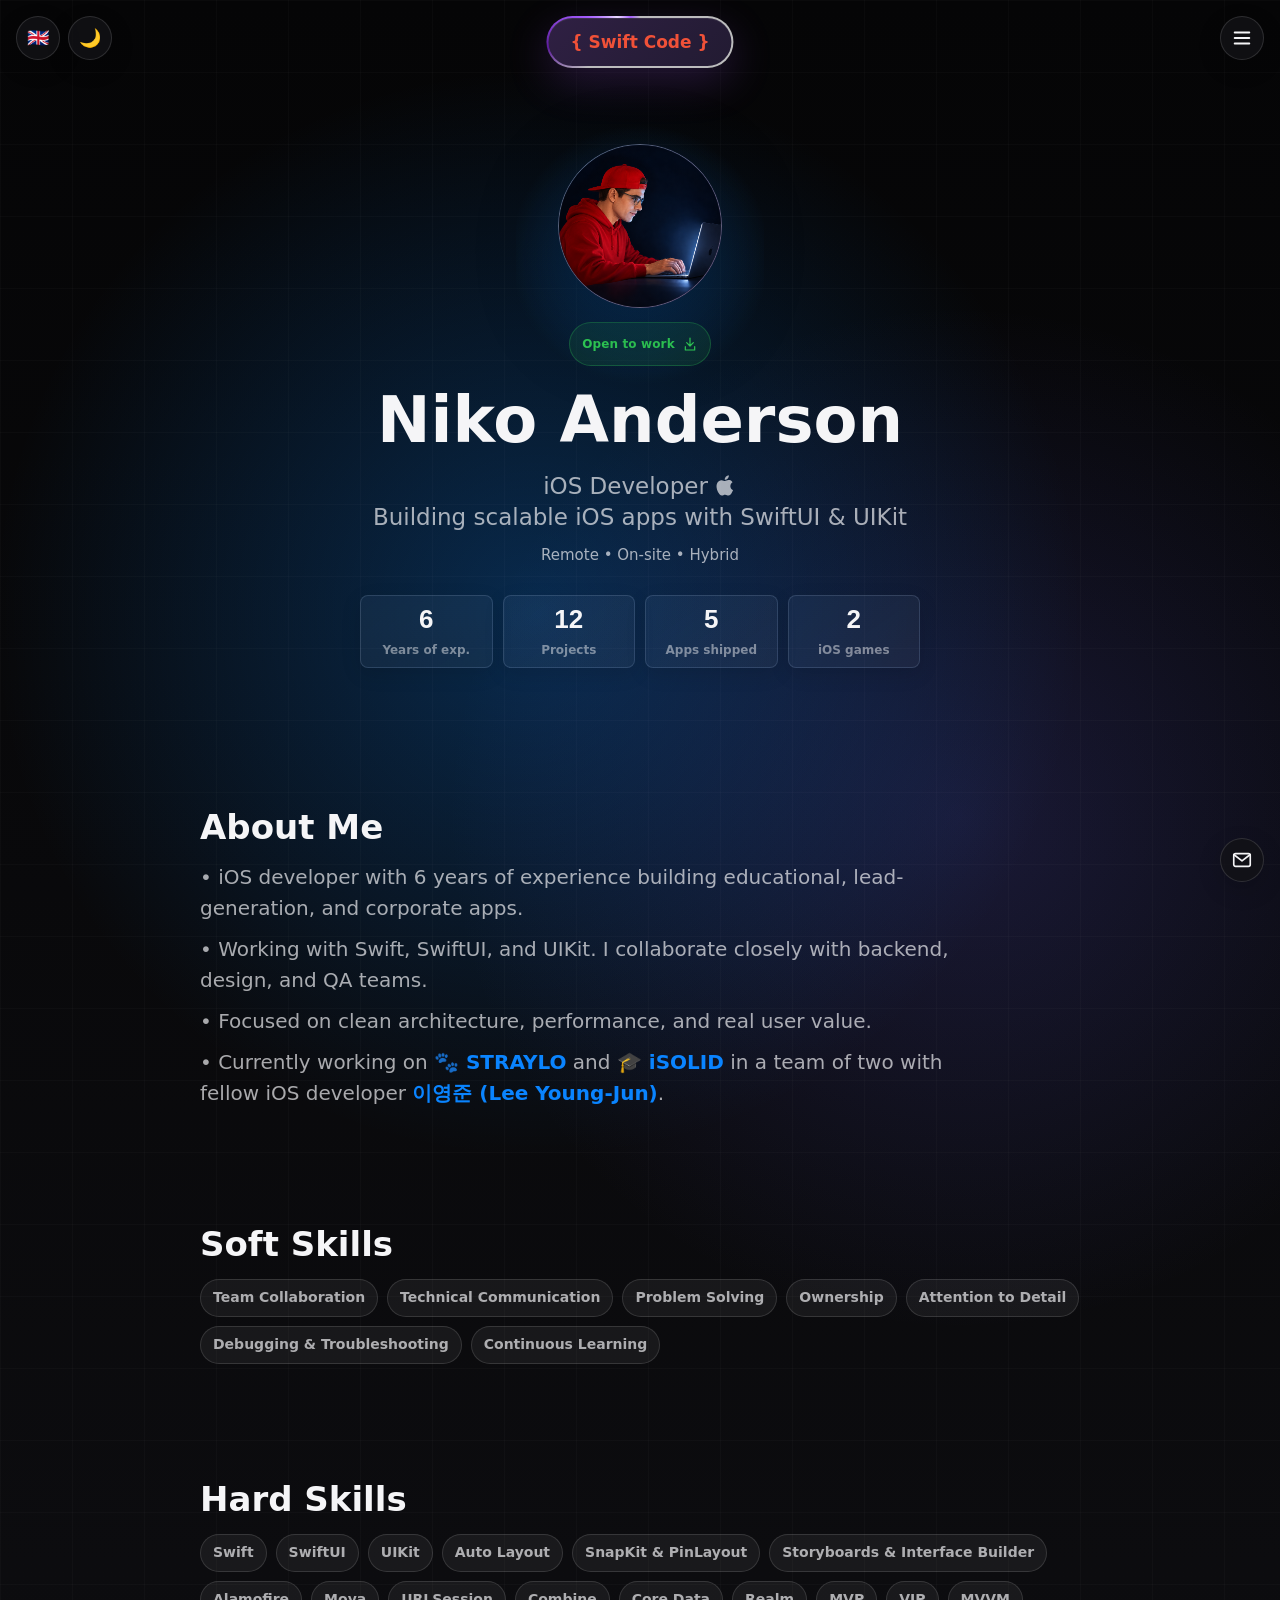
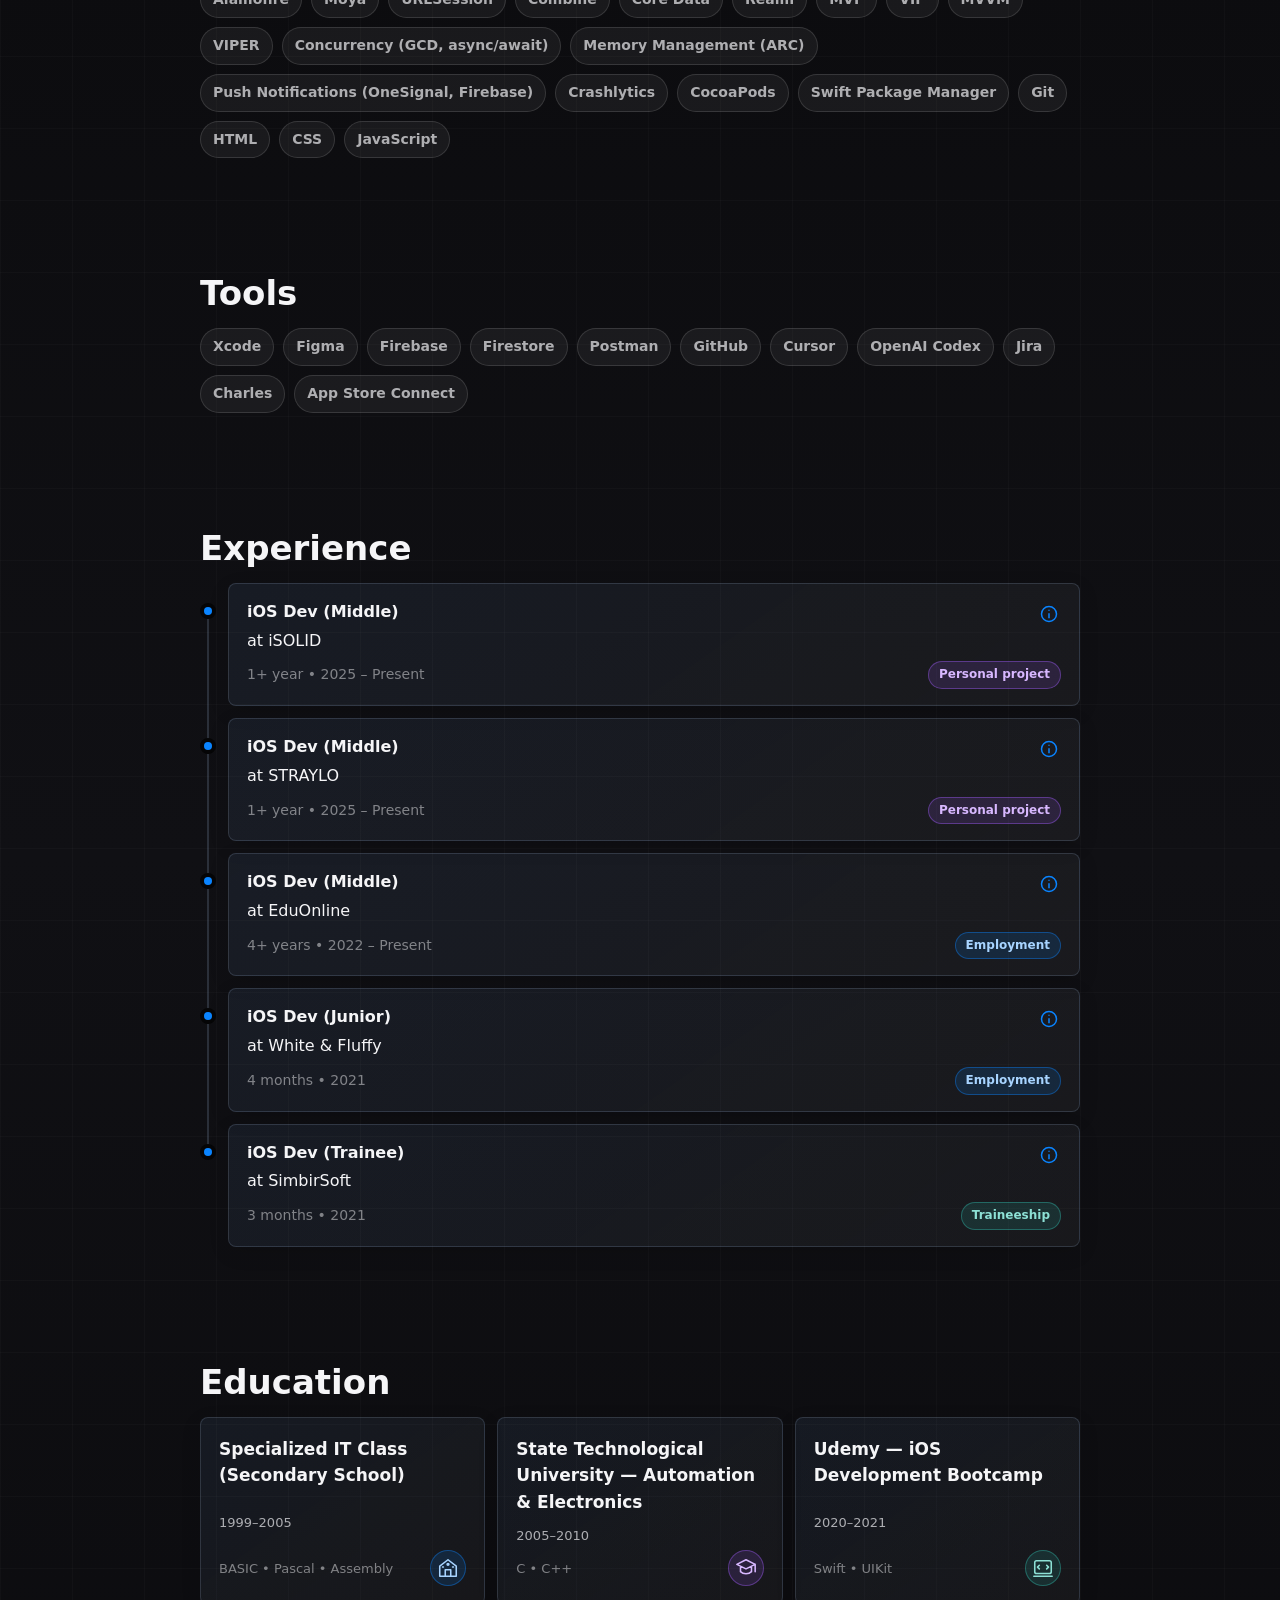
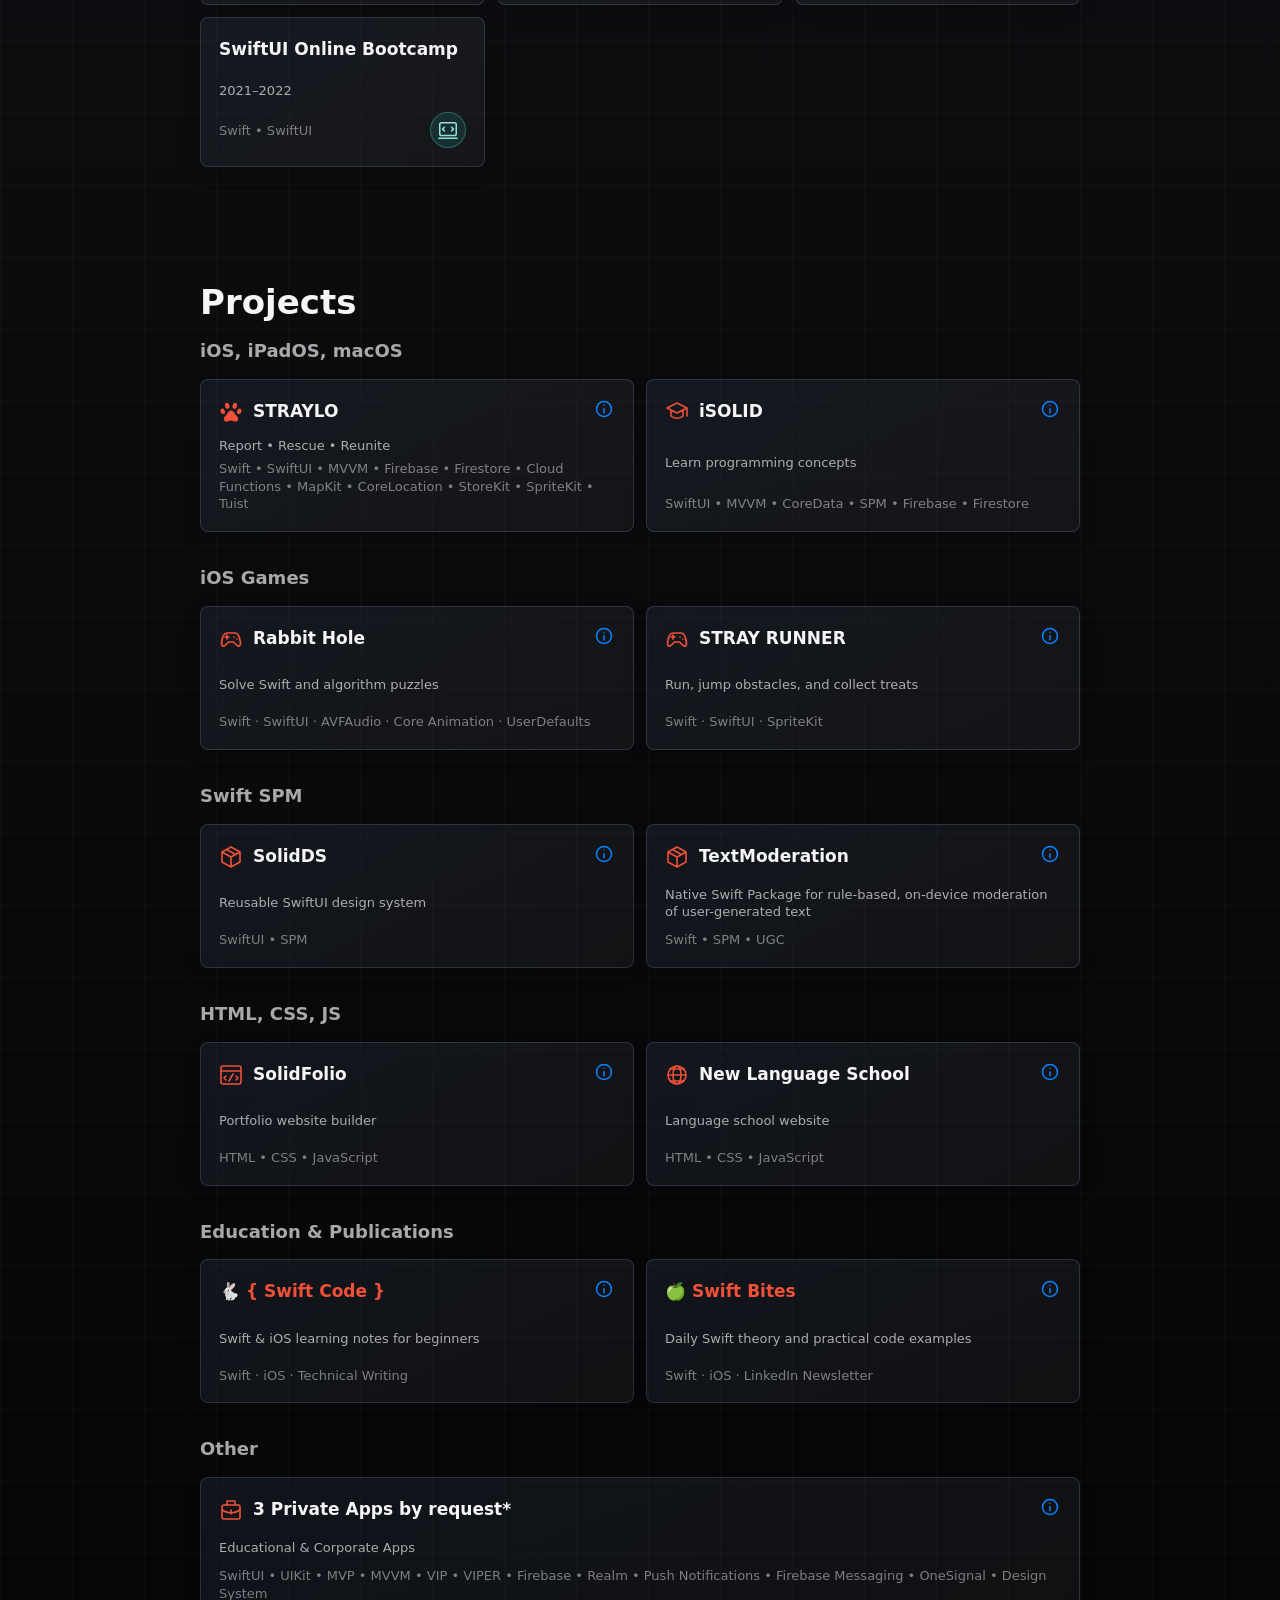
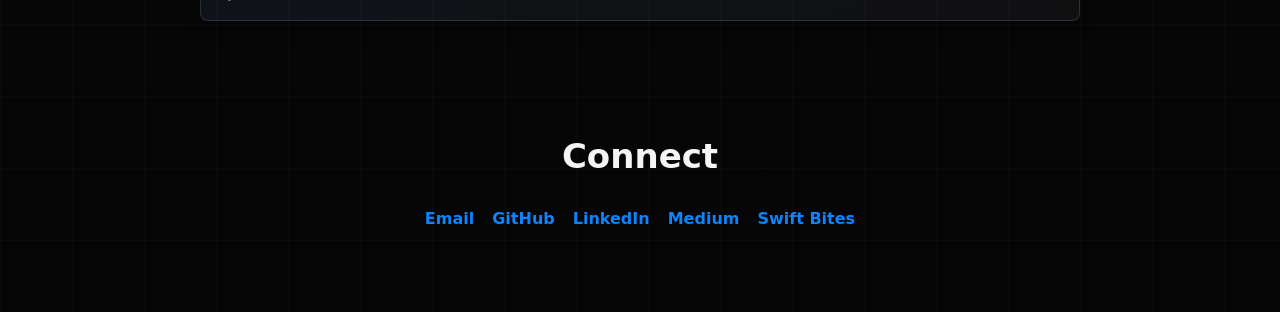
<file: index.html>
<!DOCTYPE html>
<html lang="en" data-theme="dark">

<head>
<meta charset="UTF-8">
<meta name="viewport" content="width=device-width, initial-scale=1.0">

<title>Niko A. | iOS Developer</title>
<meta name="description" content="iOS Developer portfolio - Swift, SwiftUI, UIKit, Clean Architecture">
<link rel="canonical" href="https://nikolaiborisov.github.io/">

<!-- Favicon -->
<link rel="icon" href="img/favicon.png" type="image/x-icon">

<!-- Open Graph for social sharing -->
<meta property="og:title" content="Niko A. | iOS Developer">
<meta property="og:description" content="Building scalable iOS apps with SwiftUI & UIKit. Clean Architecture & modern iOS solutions.">
<meta property="og:url" content="https://nikolaiborisov.github.io/">
<meta property="og:image" content="https://nikolaiborisov.github.io/img/me.png">
<meta property="og:type" content="website">

<!-- Twitter Card -->
<meta name="twitter:card" content="summary_large_image">
<meta name="twitter:title" content="Niko A. | iOS Developer">
<meta name="twitter:description" content="Building scalable iOS apps with SwiftUI & UIKit. Clean Architecture & modern iOS solutions.">
<meta name="twitter:image" content="https://nikolaiborisov.github.io/img/me.png">

<link rel="stylesheet" href="css/styles.css">
</head>

<body>

<!-- 🧭 Top Navigation -->
<nav class="top-nav" aria-label="Featured content">
    <button type="button" class="nav-pill swift-code-brand" id="open-swift-talks">{ Swift Code }</button>
</nav>

<!-- 🌐 Language Picker -->
<div class="lang-switch" aria-label="Language selector">
    <button type="button" class="lang-current round-control" id="lang-current" aria-label="Choose language" aria-expanded="false" aria-controls="lang-options">🇬🇧</button>
    <div class="lang-options" id="lang-options" role="menu" aria-label="Language options">
        <button type="button" data-lang="en" class="active" role="menuitemradio" aria-checked="true" aria-label="English">🇬🇧</button>
        <button type="button" data-lang="es" role="menuitemradio" aria-checked="false" aria-label="Spanish">🇪🇸</button>
        <button type="button" data-lang="th" role="menuitemradio" aria-checked="false" aria-label="Thai">🇹🇭</button>
    </div>
</div>

<!-- 🎨 Theme Toggle -->
<div class="theme-switch" aria-label="Theme">
    <button type="button" class="round-control" id="theme-toggle" aria-label="Dark theme. Switch to light theme" title="Switch to light theme"><span aria-hidden="true">🌙</span></button>
</div>

<!-- 👤 Hero -->
<div class="section-navigation">
    <button type="button" class="round-control" id="section-menu-toggle" aria-label="Open navigation menu" aria-expanded="false" aria-controls="section-menu">
        <svg viewBox="0 0 24 24" width="22" height="22" fill="none" stroke="currentColor" stroke-width="2" stroke-linecap="round" aria-hidden="true"><path class="menu-line menu-line-top" d="M4 6h16"></path><path class="menu-line menu-line-middle" d="M4 12h16"></path><path class="menu-line menu-line-bottom" d="M4 18h16"></path></svg>
    </button>
    <nav id="section-menu" aria-label="Page sections" hidden>
        <a href="#home" data-i18n="navHome">Home</a>
        <a href="#about" data-i18n="aboutTitle">About Me</a>
        <a href="#soft-skills" data-i18n="softSkillsTitle">Soft Skills</a>
        <a href="#hard-skills" data-i18n="hardSkillsTitle">Hard Skills</a>
        <a href="#tools" data-i18n="toolsTitle">Tools</a>
        <a href="#experience" data-i18n="experienceTitle">Experience</a>
        <a href="#education" data-i18n="educationTitle">Education</a>
        <a href="#projects" data-i18n="projectsTitle">Projects</a>
        <a href="#connect" data-i18n="connectTitle">Connect</a>
    </nav>
</div>

<section class="hero" id="home">
    <div class="avatar-wrapper">
        <div class="avatar-frame">
            <img src="img/me.png" alt="Niko Anderson working at a laptop" class="avatar" width="164" height="164" fetchpriority="high">
        </div>
        <script src="js/avatar.js"></script>
        <a class="status-badge" href="output/pdf/ios-developer-cv.pdf" download="iOS-Developer-CV.pdf"><span data-i18n="status">Open to work</span><svg width="16" height="16" viewBox="0 0 24 24" fill="none" stroke="currentColor" stroke-width="1.8" stroke-linecap="round" stroke-linejoin="round" aria-hidden="true"><path d="M12 3v12m-5-5 5 5 5-5M5 16v5h14v-5"/></svg><span class="cv-download-label" data-i18n="downloadCv">Download CV (PDF)</span></a>
    </div>

    <h1>Niko Anderson</h1>
<p class="role"><span data-i18n="roleTitle">iOS Developer</span><svg class="apple" width="23" height="23" viewBox="0 0 24 24" aria-hidden="true" focusable="false"><path d="M17.05 12.54c.03 3.2 2.81 4.27 2.84 4.28-.02.08-.44 1.52-1.46 3.01-.88 1.29-1.8 2.57-3.24 2.6-1.42.03-1.88-.84-3.5-.84-1.63 0-2.14.81-3.48.87-1.39.05-2.45-1.4-3.34-2.68-1.82-2.64-3.21-7.45-1.34-10.7.93-1.61 2.59-2.63 4.39-2.66 1.37-.03 2.67.92 3.5.92.84 0 2.41-1.14 4.06-.97.69.03 2.63.28 3.88 2.11-.1.07-2.32 1.35-2.3 4.06ZM14.38 4.63c.74-.9 1.24-2.15 1.1-3.4-1.07.04-2.37.71-3.14 1.6-.69.79-1.29 2.06-1.13 3.28 1.2.09 2.43-.61 3.17-1.48Z"/></svg>
  <br><span data-i18n="roleDescription">Building scalable iOS apps with SwiftUI & UIKit</span>
</p>
    <p class="work-setup" data-i18n="workSetup">Remote • On-site • Hybrid</p>
     <div class="stats">
    <div class="stat">
        <div class="stat-value">6</div>
        <span data-i18n="statYears">Years of exp.</span>
    </div>
    <div class="stat">
        <div class="stat-value">12</div>
        <span data-i18n="statProjects">Projects</span>
    </div>
    <div class="stat">
        <div class="stat-value">5</div>
        <span data-i18n="statApps">Apps shipped</span>
    </div>
    <a class="stat" href="#ios-games">
        <div class="stat-value">2</div>
        <span data-i18n="statGames">iOS games</span>
    </a>
</div>
</section>

<!-- 🔶 Swift Code -->
<section id="swift-talks" class="swift-talks-screen" aria-hidden="true">
    <button type="button" id="close-swift-talks" class="talks-button talks-icon-button talks-close" aria-label="Close Swift Code"><svg viewBox="0 0 24 24" aria-hidden="true" focusable="false"><path d="m6 6 12 12M18 6 6 18"></path></svg></button>
    <div class="swift-talks-content">
        <div class="talks-header">
            <div>
                <h2 class="swift-code-brand">{ Swift Code }</h2>
                <p class="swift-code-intro" data-i18n="swiftCodeIntro">Learn Swift and iOS development through clear explanations, code examples, and quizzes. Explore developer tools &amp; practice problem-solving.</p>
                <div class="track-search" role="search" aria-label="Swift Code tracks">
                    <button type="button" id="track-search-toggle" class="talks-button talks-icon-button" aria-label="Search tracks" title="Search tracks" aria-controls="track-search-input" aria-expanded="false"><svg viewBox="0 0 24 24" aria-hidden="true" focusable="false"><circle cx="10.5" cy="10.5" r="6.5"></circle><path d="m16 16 5 5"></path></svg></button>
                    <input id="track-search-input" type="search" aria-label="Search tracks" placeholder="Search tracks...🐇🕳️" hidden>
                </div>
                <div id="track-search-status" role="status"></div>
            </div>
        </div>

        <div class="talks-topic-hub">
            <button type="button" class="talk-topic-card" id="open-swift-intro-track" aria-controls="swift-intro-track">
                <span class="talk-topic-copy">
                    <span class="talks-kicker">Beginner Track</span>
                    <span class="talk-topic-title">Swift &amp; iOS Intro</span>
                    <span class="talk-topic-description">Beginner-friendly Swift and iOS foundations.</span>
                    <span class="talk-topic-meta">
                        <span>10 intro topics</span>
                        <span>Quiz</span>
                    </span>
                </span>
                <span class="talk-topic-action" aria-hidden="true">Open</span>
            </button>

            <button type="button" class="talk-topic-card" id="open-toolbox-track" aria-controls="toolbox-track">
                <span class="talk-topic-copy">
                    <span class="talks-kicker">Tool Track</span>
                    <span class="talk-topic-title">iOS Dev Toolbox</span>
                    <span class="talk-topic-description">Deep dives into Xcode, Terminal, Git, GitHub clients, Figma, Postman, Charles, SF Symbols, icons, AI tools, and agents.</span>
                    <span class="talk-topic-meta">
                        <span>Tools & workflows</span>
                        <span>Quiz</span>
                    </span>
                </span>
                <span class="talk-topic-action" aria-hidden="true">Open</span>
            </button>

            <button type="button" class="talk-topic-card" id="open-portfolio-track" aria-controls="portfolio-track">
                <span class="talk-topic-copy">
                    <span class="talks-kicker">Project Track</span>
                    <span class="talk-topic-title">Portfolio Website</span>
                    <span class="talk-topic-description">Beginner-friendly real practice building and shipping your own mini website with HTML, CSS, and JavaScript.</span>
                    <span class="talk-topic-meta">
                        <span>HTML, CSS, JS</span>
                        <span>Quiz</span>
                    </span>
                </span>
                <span class="talk-topic-action" aria-hidden="true">Open</span>
            </button>

            <button type="button" class="talk-topic-card" id="open-core-swift-track" aria-controls="core-swift-track">
                <span class="talk-topic-copy">
                    <span class="talks-kicker">Beginner Track</span>
                    <span class="talk-topic-title">Core Swift</span>
                    <span class="talk-topic-description">Beginner-friendly Swift language from the ground up: variables, types, conditions, loops, functions, collections, optionals, structs, classes, and protocols.</span>
                    <span class="talk-topic-meta">
                        <span>10 core topics</span>
                        <span>Quiz</span>
                    </span>
                </span>
                <span class="talk-topic-action" aria-hidden="true">Open</span>
            </button>
            <button type="button" class="talk-topic-card" id="open-programming-principles-track" aria-controls="programming-principles-track">
                <span class="talk-topic-copy">
                    <span class="talks-kicker">Beginner Track</span>
                    <span class="talk-topic-title">Programming Principles</span>
                    <span class="talk-topic-description">Practical SOLID and programming principles with Swift examples, clear explanations, and interview cases.</span>
                    <span class="talk-topic-meta">
                        <span>16 lessons</span>
                        <span>Quiz</span>
                    </span>
                </span>
                <span class="talk-topic-action" aria-hidden="true">Open</span>
            </button>
            <button type="button" class="talk-topic-card" id="open-algorithms-track" aria-controls="algorithms-track">
                <span class="talk-topic-copy">
                    <span class="talks-kicker">Problem-Solving Track</span>
                    <span class="talk-topic-title">Algorithms in Swift</span>
                    <span class="talk-topic-description">Learn to solve problems step by step with arrays, strings, searching, sorting, recursion, and essential algorithm patterns.</span>
                    <span class="talk-topic-meta"><span>10 topics</span><span>Quiz</span><span>Coding challenges</span></span>
                </span>
                <span class="talk-topic-action" aria-hidden="true">Open</span>
            </button>
            <button type="button" class="talk-topic-card" id="open-app-architecture-track" aria-controls="app-architecture-track">
                <span class="talk-topic-copy">
                    <span class="talks-kicker">Architecture Track</span>
                    <span class="talk-topic-title">App Architecture in Swift</span>
                    <span class="talk-topic-description">Learn to organize Swift apps with clear responsibilities, predictable data flow, and practical architecture patterns—from MVC, MVP, and MVVM to Clean Architecture.</span>
                    <span class="talk-topic-meta"><span>11 topics</span><span>Quiz</span><span>Swift examples</span></span>
                </span>
                <span class="talk-topic-action" aria-hidden="true">Open</span>
            </button>
        </div>

        <div class="algorithms-track" id="algorithms-track">
            <div class="talks-track-header">
                <button type="button" class="talks-button talks-icon-button back-to-talk-topics topics-back" aria-label="Back to all topics"><svg viewBox="0 0 24 24" aria-hidden="true" focusable="false"><path d="m15 5-7 7 7 7"></path></svg></button>
                <div><h2>Algorithms in Swift</h2></div>
            </div>
            <template id="algorithms-introduction">
                <h3>Small steps. Clear solutions.</h3>
                <p>An algorithm is a clear sequence of steps that turns an input into a result.</p>
                <p>A recipe is a simple example: <strong>follow the instructions step by step, and you end up with a meal.</strong> In an app, you might follow a series of steps to find all unread messages in a list. In both cases, the result comes from following a defined process.</p>
                <p>We need algorithms because computers cannot guess what we mean. We decide what to do, in what order, and when to stop. Different approaches can produce the same result, but some require much less work as the amount of data grows.</p>
                <p>Learning algorithms helps you write apps that are <strong>correct, efficient, responsive, and easier to understand and explain</strong>.</p>
                <p>Start with a small problem, describe the solution in plain language, and then translate those steps into Swift. You do not need advanced mathematics — Core Swift basics such as variables, conditions, loops, functions, and collections are enough to get started.</p>
                <p>Each lesson follows a simple structure:<br><strong>Visual walkthrough → Swift solution → Complexity explanation → Practice task</strong></p>
                <p>The goal is not to memorize algorithms. It is to learn how to <strong>break a problem into steps, choose an efficient approach, and express that approach clearly in Swift</strong>.</p>
            </template>
            <div id="algorithms-lessons" class="talks-accordion"></div>
            <div class="talk-card talk-quiz-cta">
                <div>
                    <span class="talks-kicker">Algorithms Quiz</span>
                    <p>30 questions with instant scoring, correct-answer highlights, and reset.</p>
                </div>
                <button type="button" class="talks-button primary talk-quiz-button" id="open-algorithms-quiz">Quiz</button>
            </div>
            <section class="talk-card algorithms-quiz-panel" id="algorithms-quiz-panel" aria-labelledby="algorithms-quiz-title" hidden>
                <h3 id="algorithms-quiz-title">Algorithms Quiz</h3>
                <form id="algorithms-quiz-form" class="swift-quiz-form"></form>
                <p id="algorithms-quiz-score" aria-live="polite"></p>
                <button type="button" class="talks-button primary" id="grade-algorithms-quiz">Finish Quiz</button>
                <button type="button" class="talks-button" id="reset-algorithms-quiz">Reset</button>
            </section>
            <aside class="talk-card isolid-quiz-bonus" aria-labelledby="isolid-algorithms-quiz-title">
                <div>
                    <h3 id="isolid-algorithms-quiz-title">Further reading — iSOLID Algorithms Quiz</h3>
                    <p>60 Questions • 3 Levels (Beginner to Advanced) • Detailed Statistics</p>
                </div>
                <a class="talks-button isolid-quiz-link" href="https://apps.apple.com/th/app/isolid-learn-programming/id6752113008" target="_blank" rel="noopener noreferrer" aria-label="Download iSOLID Algorithms Quiz on the App Store (opens in a new tab)">Download on the App Store <span aria-hidden="true">↗</span></a>
            </aside>
            <section class="talk-card algorithms-challenges-hidden" aria-labelledby="algorithms-challenges-title">
                <h3 id="algorithms-challenges-title">Coding challenges</h3>
                <p>Write your own solutions below before opening the reference solutions. Run your code in an Xcode Playground; this page does not execute Swift. Drafts stay in this browser when local storage is available.</p>
                <div id="algorithms-challenges"></div>
            </section>
        </div>

        <div class="core-swift-track" id="core-swift-track">
            <div class="talks-track-header">
                <button type="button" class="talks-button talks-icon-button back-to-talk-topics topics-back" aria-label="Back to all topics"><svg viewBox="0 0 24 24" aria-hidden="true" focusable="false"><path d="m15 5-7 7 7 7"></path></svg></button>
                <div>
                    <h2>Core Swift</h2>
                </div>
            </div>

            <div class="talks-accordion" id="core-swift-accordion"></div>
            <div class="talk-card talk-quiz-cta">
                <div>
                    <span class="talks-kicker">Core Swift Quiz</span>
                    <p>30 questions with instant scoring, correct-answer highlights, and reset.</p>
                </div>
                <button type="button" class="talks-button primary open-core-swift-quiz talk-quiz-button">Quiz</button>
            </div>
            <aside class="talk-card isolid-quiz-bonus" aria-labelledby="isolid-quiz-title">
                <div>
                    <h3 id="isolid-quiz-title">Further reading — iSOLID Swift Quiz</h3>
                    <p>90 Questions • 3 Levels (Beginner to Advanced) • Detailed Statistics</p>
                </div>
                <a class="talks-button isolid-quiz-link" href="https://apps.apple.com/th/app/isolid-learn-programming/id6752113008" target="_blank" rel="noopener noreferrer" aria-label="Download iSOLID Swift Quiz on the App Store (opens in a new tab)">Download on the App Store <span aria-hidden="true">↗</span></a>
            </aside>
            <aside class="talk-card isolid-quiz-bonus" aria-labelledby="ios-daily-english-title">
                <div>
                    <h3 id="ios-daily-english-title">Further reading — iOS Daily English by <a href="https://www.linkedin.com/in/gamehelper/" target="_blank" rel="noopener noreferrer">이영준 (Lee Young-Jun)</a></h3>
                    <p>Learn <strong>iOS development terms every day</strong></p>
                </div>
                <a class="talks-button isolid-quiz-link" href="https://www.linkedin.com/in/gamehelper/" target="_blank" rel="noopener noreferrer" aria-label="Read iOS Daily English on LinkedIn (opens in a new tab)">Read on LinkedIn <span aria-hidden="true">↗</span></a>
            </aside>
        </div>

        <div class="programming-principles-track" id="programming-principles-track">
            <div class="talks-track-header">
                <button type="button" class="talks-button talks-icon-button back-to-talk-topics topics-back" aria-label="Back to all topics"><svg viewBox="0 0 24 24" aria-hidden="true" focusable="false"><path d="m15 5-7 7 7 7"></path></svg></button>
                <div>
                    <h2>Programming Principles</h2>
                </div>
            </div>

            <div class="talks-accordion" id="programming-principles-accordion"></div>
            <div class="talk-card talk-quiz-cta">
                <div>
                    <span class="talks-kicker">Programming Principles Quiz</span>
                    <p>30 questions with instant scoring, correct-answer highlights, and reset.</p>
                </div>
                <button type="button" class="talks-button primary open-programming-principles-quiz talk-quiz-button">Quiz</button>
            </div>
            <aside class="talk-card isolid-quiz-bonus" aria-labelledby="isolid-principles-title">
                <div>
                    <h3 id="isolid-principles-title">Further reading — iSOLID Programming Principles</h3>
                    <p>30 Principles • 300+ Code examples • Theory</p>
                </div>
                <a class="talks-button isolid-quiz-link" href="https://apps.apple.com/th/app/isolid-learn-programming/id6752113008" target="_blank" rel="noopener noreferrer" aria-label="Download iSOLID Programming Principles on the App Store (opens in a new tab)">Download on the App Store <span aria-hidden="true">↗</span></a>
            </aside>
        </div>

        <div class="app-architecture-track" id="app-architecture-track">
            <div class="talks-track-header">
                <button type="button" class="talks-button talks-icon-button back-to-talk-topics topics-back" aria-label="Back to all topics"><svg viewBox="0 0 24 24" aria-hidden="true" focusable="false"><path d="m15 5-7 7 7 7"></path></svg></button>
                <div>
                    <h2>App Architecture in Swift</h2>
                </div>
            </div>

            <div class="talks-accordion" id="app-architecture-accordion"></div>
            <div class="talk-card talk-quiz-cta">
                <div>
                    <span class="talks-kicker">App Architecture in Swift Quiz</span>
                    <p>11 questions with instant scoring, correct-answer highlights, and reset.</p>
                </div>
                <button type="button" class="talks-button primary open-app-architecture-quiz talk-quiz-button">Quiz</button>
            </div>
            <aside class="talk-card isolid-quiz-bonus" aria-labelledby="architecture-reading-title">
                <div>
                    <h3 id="architecture-reading-title">Further reading — iOS Architectural Patterns (Breakdown)</h3>
                    <p>6 Parts • Detailed Breakdown • Swift Code Examples</p>
                </div>
                <a class="talks-button isolid-quiz-link" href="https://lnkd.in/p/dnJ457yn" target="_blank" rel="noopener noreferrer" aria-label="Read iOS Architectural Patterns (Breakdown) on LinkedIn (opens in a new tab)">Read on LinkedIn <span aria-hidden="true">↗</span></a>
            </aside>
        </div>

        <div class="swift-intro-track" id="swift-intro-track">
            <div class="talks-track-header">
                <button type="button" class="talks-button talks-icon-button topics-back" id="back-to-talk-topics" aria-label="Back to all topics"><svg viewBox="0 0 24 24" aria-hidden="true" focusable="false"><path d="m15 5-7 7 7 7"></path></svg></button>
                <div>
                    <h2>Swift &amp; iOS Intro</h2>
                </div>
            </div>

            <div class="talks-accordion">
            <article class="talk-card talk-accordion-item is-expanded" data-talk-id="part1">
                <button type="button" class="talk-accordion-trigger" aria-expanded="true">
                    <span>
                        <span class="talks-kicker">Part 1</span>
                        <span class="talk-accordion-title">What Is Swift? Why Swift? What Is It Used For?</span>
                    </span>
                    <span class="talk-chevron" aria-hidden="true"></span>
                </button>

                <div class="talk-accordion-panel">
                    <p class="talk-intro">Swift is Apple's modern programming language for building apps across iOS, macOS, watchOS, tvOS, visionOS, and beyond.</p>

                    <div class="talk-grid">
                        <div>
                            <h3>Where It Came From</h3>
                            <p>Introduced by Apple in 2014, Swift was created as a safer, faster, and more expressive alternative to Objective-C. The project was started by Chris Lattner around 2010, with major contributions from Apple's compiler and developer tools teams.</p>
                            <p>Swift did not appear from nowhere. It carries ideas from Objective-C, C, C++, Rust, Haskell, Python, Ruby, C#, and other modern languages.</p>
                        </div>
                        <div>
                            <h3>Why Apple Built It</h3>
                            <ul>
                                <li><strong>Safe:</strong> optionals and strong typing help catch mistakes early.</li>
                                <li><strong>Fast:</strong> compiled performance with safer defaults.</li>
                                <li><strong>Readable:</strong> less ceremony, more intention.</li>
                                <li><strong>Modern:</strong> closures, generics, async/await, protocols, extensions, and pattern matching.</li>
                            </ul>
                        </div>
                    </div>

                    <div class="talk-highlight">
                        <span>Core idea</span>
                        <blockquote>"Code should be expressive without being fragile."</blockquote>
                    </div>

                    <div class="talk-grid">
                        <div>
                            <h3>What Swift Is Used For</h3>
                            <ul>
                                <li>Building iPhone, Mac, Apple Watch, and visionOS apps.</li>
                                <li>Writing server-side backends with frameworks like Vapor.</li>
                                <li>Creating command-line tools, SDKs, frameworks, and production-grade software.</li>
                                <li>Teaching programming and prototyping ideas quickly.</li>
                            </ul>
                        </div>
                        <div>
                            <h3>The Philosophy</h3>
                            <p>Features like <code>let</code>, <code>guard</code>, <code>if let</code>, <code>struct</code>, <code>protocol</code>, and <code>async/await</code> are not just syntax. They represent a philosophy: make the correct path easy, and the dangerous path visible.</p>
                            <p>Swift sits at the intersection of design, engineering, safety, and creativity.</p>
                        </div>
                    </div>

                    <footer class="talk-footer">
                        <div class="talk-footer-meta">
                            <a href="https://www.linkedin.com/in/niko-anderson-36269333b/" target="_blank" rel="noopener noreferrer">Follow on LinkedIn</a>
                        </div>
                        <div class="talk-like" data-talk-id="part1">
                            <button type="button" class="like-button" aria-label="Like this post" aria-pressed="false">
                                <svg class="like-icon" viewBox="0 0 24 24" aria-hidden="true" focusable="false">
                                    <path d="M20.8 4.6a5.5 5.5 0 0 0-7.8 0L12 5.6l-1-1a5.5 5.5 0 0 0-7.8 7.8l1 1L12 21l7.8-7.6 1-1a5.5 5.5 0 0 0 0-7.8Z"></path>
                                </svg>
                            </button>
                        </div>
                        <div class="talks-actions">
                            <button type="button" class="talks-button copy-talk" data-talk-id="part1" aria-live="polite">Copy post</button>
                            <button type="button" class="talks-button translate-talk" data-talk-id="part1">Translate</button>
                            <a class="talks-button primary" href="mailto:andersonnikko1@gmail.com?subject=Feedback%20on%20SWIFT%20Talks%20Part%201&body=Hi%20Niko%2C%0A%0AI%20read%20your%20first%20SWIFT%20Talks%20post%20and%20wanted%20to%20share%20this%20feedback%3A%0A%0A">Send feedback</a>
                        </div>
                    </footer>
                </div>
            </article>

            <article class="talk-card talk-accordion-item" data-talk-id="part2">
                <button type="button" class="talk-accordion-trigger" aria-expanded="false">
                    <span>
                        <span class="talks-kicker">Part 2</span>
                        <span class="talk-accordion-title">Swift Under the Hood</span>
                    </span>
                    <span class="talk-chevron" aria-hidden="true"></span>
                </button>

                <div class="talk-accordion-panel">
                    <p class="talk-intro">Swift under the hood combines compiler checks, memory management, type safety, and runtime support.</p>

                    <div class="talk-highlight">
                        <span>Compiler pipeline</span>
                        <blockquote>Swift Code -> Parser -> Type Checker -> SIL -> LLVM -> Machine Code</blockquote>
                    </div>

                    <div class="talk-grid">
                        <div>
                            <h3>Parser</h3>
                            <p>First, Swift reads our code and turns it into a structure the compiler can understand.</p>
                            <ul>
                                <li>Constants and variables.</li>
                                <li>Functions, types, expressions, and scopes.</li>
                            </ul>
                        </div>
                        <div>
                            <h3>Type Checker</h3>
                            <p>The type checker verifies that our code makes sense before the app runs. It understands that <code>25</code> is an <code>Int</code>, <code>"Alex"</code> is a <code>String</code>, and <code>true</code> is a <code>Bool</code>.</p>
                            <p><code>let count: Int = "10"</code> is an error. Swift catches the mistake at compile time.</p>
                        </div>
                    </div>

                    <div class="talk-grid">
                        <div>
                            <h3>SIL</h3>
                            <p>After type checking, Swift code becomes SIL: Swift Intermediate Language. This is where Swift-specific optimization happens.</p>
                            <p>The compiler can reason about value types, generics, protocols, ARC, ownership, and memory behavior.</p>
                        </div>
                        <div>
                            <h3>LLVM</h3>
                            <p>After SIL, Swift uses LLVM. LLVM lowers the code closer to machine instructions and applies performance optimizations.</p>
                            <p>It helps with inlining, removing unused code, and generating optimized machine code for the target device.</p>
                        </div>
                    </div>

                    <div class="talk-grid">
                        <div>
                            <h3>Memory Management</h3>
                            <p>Swift uses ARC: Automatic Reference Counting. ARC tracks how many strong references point to an object.</p>
                            <p>When no strong references remain, the object can be removed from memory. This gives Swift automatic memory management without a traditional garbage collector.</p>
                        </div>
                        <div>
                            <h3>Value Types</h3>
                            <p>Swift encourages value types like <code>struct</code> and <code>enum</code>. Value types make code easier to reason about because data changes are more explicit.</p>
                            <p>Swift also uses optimizations like copy-on-write, so value semantics do not always mean expensive copying.</p>
                        </div>
                    </div>

                    <div class="talk-grid">
                        <div>
                            <h3>Optionals</h3>
                            <p>Optionals are a core safety feature. An optional means there may be a value, or there may be no value.</p>
                            <p>Swift forces us to handle missing values directly, instead of letting them become unexpected crashes later.</p>
                        </div>
                        <div>
                            <h3>Concurrency</h3>
                            <p>Modern Swift includes structured concurrency. <code>async/await</code> makes asynchronous code easier to read, tasks give async work structure, and actors help protect shared mutable state.</p>
                            <p><code>@MainActor</code> helps keep UI updates on the main thread.</p>
                        </div>
                    </div>

                    <div class="talk-highlight">
                        <span>Core idea</span>
                        <blockquote>Swift is designed to make safe code feel natural.</blockquote>
                    </div>

                    <div class="talk-grid">
                        <div>
                            <h3>Why It Feels Safe</h3>
                            <ul>
                                <li>Strong typing catches mistakes early.</li>
                                <li>Optionals make absence visible.</li>
                                <li>ARC manages memory automatically.</li>
                                <li>Value types reduce hidden sharing.</li>
                            </ul>
                        </div>
                        <div>
                            <h3>The Balance</h3>
                            <ul>
                                <li>High-level enough to be expressive.</li>
                                <li>Low-level enough to be fast.</li>
                                <li>Practical enough for real production apps.</li>
                            </ul>
                        </div>
                    </div>

                    <footer class="talk-footer">
                        <div class="talk-footer-meta">
                            <a href="https://www.linkedin.com/in/niko-anderson-36269333b/" target="_blank" rel="noopener noreferrer">Follow on LinkedIn</a>
                        </div>
                        <div class="talk-like" data-talk-id="part2">
                            <button type="button" class="like-button" aria-label="Like this post" aria-pressed="false">
                                <svg class="like-icon" viewBox="0 0 24 24" aria-hidden="true" focusable="false">
                                    <path d="M20.8 4.6a5.5 5.5 0 0 0-7.8 0L12 5.6l-1-1a5.5 5.5 0 0 0-7.8 7.8l1 1L12 21l7.8-7.6 1-1a5.5 5.5 0 0 0 0-7.8Z"></path>
                                </svg>
                            </button>
                        </div>
                        <div class="talks-actions">
                            <button type="button" class="talks-button copy-talk" data-talk-id="part2" aria-live="polite">Copy post</button>
                            <button type="button" class="talks-button translate-talk" data-talk-id="part2">Translate</button>
                            <a class="talks-button primary" href="mailto:andersonnikko1@gmail.com?subject=Feedback%20on%20SWIFT%20Talks%20Part%202&body=Hi%20Niko%2C%0A%0AI%20read%20your%20second%20SWIFT%20Talks%20post%20and%20wanted%20to%20share%20this%20feedback%3A%0A%0A">Send feedback</a>
                        </div>
                    </footer>
                </div>
            </article>

            <article class="talk-card talk-accordion-item" data-talk-id="part3">
                <button type="button" class="talk-accordion-trigger" aria-expanded="false">
                    <span>
                        <span class="talks-kicker">Part 3</span>
                        <span class="talk-accordion-title">iOS Development &amp; iOS Developer</span>
                    </span>
                    <span class="talk-chevron" aria-hidden="true"></span>
                </button>

                <div class="talk-accordion-panel">
                    <p class="talk-intro">iOS development is the process of building apps for Apple's mobile ecosystem.</p>

                    <div class="talk-grid">
                        <div>
                            <h3>An iOS Developer Works With</h3>
                            <ul>
                                <li>UI and UX.</li>
                                <li>Architecture.</li>
                                <li>State management.</li>
                                <li>Networking.</li>
                            </ul>
                        </div>
                        <div>
                            <h3>And Also</h3>
                            <ul>
                                <li>Persistence.</li>
                                <li>Performance.</li>
                                <li>Testing.</li>
                                <li>App Store delivery.</li>
                            </ul>
                        </div>
                    </div>

                    <div class="talk-grid">
                        <div>
                            <h3>What Is iOS Development?</h3>
                            <p>iOS development means creating apps for iPhone and iPad.</p>
                            <p>Most modern iOS apps are built with Swift, SwiftUI or UIKit, Xcode, and Apple SDKs.</p>
                        </div>
                        <div>
                            <h3>The Apple Toolset</h3>
                            <p>Swift is the main language. Xcode is the main development environment.</p>
                            <p>Apple SDKs provide tools for UI, networking, storage, maps, camera, notifications, payments, and more.</p>
                        </div>
                    </div>

                    <div class="talk-highlight">
                        <span>Developer mindset</span>
                        <blockquote>"Is it maintainable? Is it testable? Does it feel good to use?"</blockquote>
                    </div>

                    <div class="talk-grid">
                        <div>
                            <h3>What Does an iOS Developer Do?</h3>
                            <p>An iOS developer turns ideas into working mobile products.</p>
                            <ul>
                                <li>Building screens and handling user actions.</li>
                                <li>Connecting APIs and managing app state.</li>
                                <li>Saving local data and handling errors.</li>
                                <li>Fixing bugs and preparing releases.</li>
                            </ul>
                        </div>
                        <div>
                            <h3>UI Layer</h3>
                            <p>The UI layer is what the user sees and touches. In iOS, this usually means SwiftUI or UIKit.</p>
                            <p>SwiftUI is declarative: you describe the UI for a given state. UIKit is imperative: you control views and updates more manually.</p>
                        </div>
                    </div>

                    <div class="talk-grid">
                        <div>
                            <h3>App Architecture</h3>
                            <p>Real apps need structure. Without architecture, screens become too large, logic gets duplicated, and small changes become risky.</p>
                            <ul>
                                <li>MVC.</li>
                                <li>MVVM.</li>
                                <li>Clean Architecture.</li>
                                <li>VIPER.</li>
                                <li>TCA.</li>
                            </ul>
                        </div>
                        <div>
                            <h3>Data &amp; APIs</h3>
                            <p>Most iOS apps work with data from REST APIs, GraphQL, local databases, UserDefaults, Keychain, and cloud services.</p>
                            <p>An iOS developer needs to understand networking, JSON decoding, caching, offline behavior, and error handling.</p>
                        </div>
                    </div>

                    <div class="talk-grid">
                        <div>
                            <h3>Performance</h3>
                            <p>iOS apps should feel fast.</p>
                            <ul>
                                <li>Smooth scrolling.</li>
                                <li>Fast launch time.</li>
                                <li>Efficient images.</li>
                                <li>Safe memory usage.</li>
                                <li>No main-thread blocking.</li>
                            </ul>
                        </div>
                        <div>
                            <h3>Testing</h3>
                            <p>Testing helps protect the app from breaking as it changes.</p>
                            <ul>
                                <li>Unit tests.</li>
                                <li>UI tests.</li>
                                <li>Snapshot tests.</li>
                                <li>Integration tests.</li>
                            </ul>
                        </div>
                    </div>

                    <div class="talk-highlight">
                        <span>The main idea</span>
                        <blockquote>You are building software people carry in their hands every day.</blockquote>
                    </div>

                    <div class="talk-grid">
                        <div>
                            <h3>The Balance</h3>
                            <ul>
                                <li>Technical enough to be reliable.</li>
                                <li>Visual enough to care about details.</li>
                                <li>Practical enough to ship real products.</li>
                            </ul>
                        </div>
                        <div>
                            <h3>What It Takes</h3>
                            <p>An iOS developer builds product experiences for Apple platforms.</p>
                            <p>They need to understand code, design, architecture, data, performance, and users.</p>
                        </div>
                    </div>

                    <footer class="talk-footer">
                        <div class="talk-footer-meta">
                            <a href="https://www.linkedin.com/in/niko-anderson-36269333b/" target="_blank" rel="noopener noreferrer">Follow on LinkedIn</a>
                        </div>
                        <div class="talk-like" data-talk-id="part3">
                            <button type="button" class="like-button" aria-label="Like this post" aria-pressed="false">
                                <svg class="like-icon" viewBox="0 0 24 24" aria-hidden="true" focusable="false">
                                    <path d="M20.8 4.6a5.5 5.5 0 0 0-7.8 0L12 5.6l-1-1a5.5 5.5 0 0 0-7.8 7.8l1 1L12 21l7.8-7.6 1-1a5.5 5.5 0 0 0 0-7.8Z"></path>
                                </svg>
                            </button>
                        </div>
                        <div class="talks-actions">
                            <button type="button" class="talks-button copy-talk" data-talk-id="part3" aria-live="polite">Copy post</button>
                            <button type="button" class="talks-button translate-talk" data-talk-id="part3">Translate</button>
                            <a class="talks-button primary" href="mailto:andersonnikko1@gmail.com?subject=Feedback%20on%20SWIFT%20Talks%20Part%203&body=Hi%20Niko%2C%0A%0AI%20read%20your%20third%20SWIFT%20Talks%20post%20and%20wanted%20to%20share%20this%20feedback%3A%0A%0A">Send feedback</a>
                        </div>
                    </footer>
                </div>
            </article>

            <article class="talk-card talk-accordion-item" data-talk-id="part4">
                <button type="button" class="talk-accordion-trigger" aria-expanded="false">
                    <span>
                        <span class="talks-kicker">Part 4</span>
                        <span class="talk-accordion-title">How to Become an iOS Developer</span>
                    </span>
                    <span class="talk-chevron" aria-hidden="true"></span>
                </button>

                <div class="talk-accordion-panel">
                    <p class="talk-intro">Becoming an iOS developer means learning the Apple ecosystem, building real apps, and practicing the habits of shipping reliable mobile products.</p>

                    <div class="talk-grid">
                        <div>
                            <h3>Start With the Basics</h3>
                            <ul>
                                <li>Learn Swift fundamentals.</li>
                                <li>Understand optionals, structs, classes, protocols, and closures.</li>
                                <li>Practice async/await, error handling, and collections.</li>
                                <li>Build small features before large apps.</li>
                            </ul>
                        </div>
                        <div>
                            <h3>Learn the Apple Stack</h3>
                            <ul>
                                <li>SwiftUI for modern declarative UI.</li>
                                <li>UIKit for existing apps and deeper platform control.</li>
                                <li>Xcode for building, debugging, testing, and releasing.</li>
                                <li>Apple SDKs for storage, networking, camera, maps, and notifications.</li>
                            </ul>
                        </div>
                    </div>

                    <div class="talk-highlight">
                        <span>Core idea</span>
                        <blockquote>Do not only watch tutorials. Build, break, debug, and ship.</blockquote>
                    </div>

                    <div class="talk-grid">
                        <div>
                            <h3>Equipment</h3>
                            <p>A Mac is the main machine for iOS development because Xcode runs on macOS.</p>
                            <ul>
                                <li>MacBook Air or Pro with Apple Silicon.</li>
                                <li>At least 16 GB RAM for a smoother workflow.</li>
                                <li>An iPhone for real-device testing.</li>
                                <li>Optional iPad if you want to support larger layouts.</li>
                            </ul>
                        </div>
                        <div>
                            <h3>Tools</h3>
                            <ul>
                                <li>Xcode for coding, simulators, signing, and App Store delivery.</li>
                                <li>Postman for testing APIs.</li>
                                <li>Figma for reading designs and specs.</li>
                                <li>Git and GitHub for version control.</li>
                                <li>Firebase, Charles, or Proxyman when the app needs them.</li>
                            </ul>
                        </div>
                    </div>

                    <div class="talk-grid">
                        <div>
                            <h3>Build Real Projects</h3>
                            <p>Projects teach the parts tutorials often skip: state, navigation, persistence, empty states, errors, and edge cases.</p>
                            <ul>
                                <li>Todo app with local storage.</li>
                                <li>Weather or movies app with an API.</li>
                                <li>Auth flow with validation.</li>
                                <li>Small portfolio app with polished UI.</li>
                            </ul>
                        </div>
                        <div>
                            <h3>Learn Professional Habits</h3>
                            <ul>
                                <li>Write readable code.</li>
                                <li>Separate UI, state, networking, and persistence.</li>
                                <li>Handle loading, success, empty, and error states.</li>
                                <li>Use accessibility labels and Dynamic Type.</li>
                                <li>Test important logic.</li>
                            </ul>
                        </div>
                    </div>

                    <div class="talk-grid">
                        <div>
                            <h3>AI Tools for Beginners</h3>
                            <p>AI can help you learn faster, but it should not replace understanding.</p>
                            <ul>
                                <li>Ask AI to explain Swift errors in simple language.</li>
                                <li>Use it to review your code and suggest improvements.</li>
                                <li>Generate small practice tasks, not entire apps.</li>
                                <li>Ask why a solution works before you copy it.</li>
                            </ul>
                        </div>
                        <div>
                            <h3>Use AI Carefully</h3>
                            <p>Good beginner tools include Codex, Cursor, GitHub Copilot, Perplexity, and official Apple documentation.</p>
                            <p>The goal is to become a stronger developer, not someone who can only run code they cannot read.</p>
                        </div>
                    </div>

                    <div class="talk-grid">
                        <div>
                            <h3>Prepare for Work</h3>
                            <p>Share code that shows how you think. A small finished app is better than five abandoned demos.</p>
                            <ul>
                                <li>Publish projects on GitHub.</li>
                                <li>Write clear README files.</li>
                                <li>Explain architecture choices.</li>
                                <li>Practice technical interviews and code reviews.</li>
                            </ul>
                        </div>
                        <div>
                            <h3>The Path</h3>
                            <p>First learn Swift. Then build UI. Then connect data. Then structure the app. Then test, polish, and release.</p>
                            <p>That loop is how a beginner slowly becomes someone who can ship real iOS products.</p>
                        </div>
                    </div>

                    <div class="talk-highlight talk-highlight-rich">
                        <span>Daily practice</span>
                        <p><strong>Start with Swift -> SwiftUI -> UIKit -> Build your own pet project.</strong></p>
                        <p>Set a simple daily goal: <strong>build at least one feature every day.</strong></p>
                        <ul>
                            <li>Add a launch screen.</li>
                            <li>Build an onboarding flow.</li>
                            <li>Create an authentication screen.</li>
                            <li>Add a profile screen.</li>
                        </ul>
                        <p>One feature at a time, one day at a time. This will take you much further than building an entire app in a few hours with tools you do not understand.</p>
                    </div>

                    <footer class="talk-footer">
                        <div class="talk-footer-meta">
                            <a href="https://www.linkedin.com/in/niko-anderson-36269333b/" target="_blank" rel="noopener noreferrer">Follow on LinkedIn</a>
                        </div>
                        <div class="talk-like" data-talk-id="part4">
                            <button type="button" class="like-button" aria-label="Like this post" aria-pressed="false">
                                <svg class="like-icon" viewBox="0 0 24 24" aria-hidden="true" focusable="false">
                                    <path d="M20.8 4.6a5.5 5.5 0 0 0-7.8 0L12 5.6l-1-1a5.5 5.5 0 0 0-7.8 7.8l1 1L12 21l7.8-7.6 1-1a5.5 5.5 0 0 0 0-7.8Z"></path>
                                </svg>
                            </button>
                        </div>
                        <div class="talks-actions">
                            <button type="button" class="talks-button copy-talk" data-talk-id="part4" aria-live="polite">Copy post</button>
                            <button type="button" class="talks-button translate-talk" data-talk-id="part4">Translate</button>
                            <a class="talks-button primary" href="mailto:andersonnikko1@gmail.com?subject=Feedback%20on%20SWIFT%20Talks%20Part%204&body=Hi%20Niko%2C%0A%0AI%20read%20your%20fourth%20SWIFT%20Talks%20post%20and%20wanted%20to%20share%20this%20feedback%3A%0A%0A">Send feedback</a>
                        </div>
                    </footer>
                </div>
            </article>

            <article class="talk-card talk-accordion-item" data-talk-id="part5">
                <button type="button" class="talk-accordion-trigger" aria-expanded="false">
                    <span>
                        <span class="talks-kicker">Part 5</span>
                        <span class="talk-accordion-title">iOS Beginner Roadmap</span>
                    </span>
                    <span class="talk-chevron" aria-hidden="true"></span>
                </button>

                <div class="talk-accordion-panel">
                    <p class="talk-intro">A simple visual roadmap for beginner iOS developers: from setup and core theory to playground practice, pet projects, portfolio, and AI tools.</p>

                    <figure class="talk-roadmap">
                        <img src="img/ios-beginner-roadmap.png" alt="iOS beginner roadmap with numbered sections for setup, Swift, SwiftUI, UIKit, playground practice, pet project, portfolio, and AI tools.">
                    </figure>

                    <div class="talk-highlight talk-highlight-rich">
                        <span>How to use it</span>
                        <p><strong>Move through the roadmap in order, but build small features while you learn.</strong></p>
                        <p>Do not wait until you know everything. Learn one concept, apply it in a tiny screen, then repeat.</p>
                    </div>

                    <footer class="talk-footer">
                        <div class="talk-footer-meta">
                            <a href="https://www.linkedin.com/in/niko-anderson-36269333b/" target="_blank" rel="noopener noreferrer">Follow on LinkedIn</a>
                        </div>
                        <div class="talk-like" data-talk-id="part5">
                            <button type="button" class="like-button" aria-label="Like this post" aria-pressed="false">
                                <svg class="like-icon" viewBox="0 0 24 24" aria-hidden="true" focusable="false">
                                    <path d="M20.8 4.6a5.5 5.5 0 0 0-7.8 0L12 5.6l-1-1a5.5 5.5 0 0 0-7.8 7.8l1 1L12 21l7.8-7.6 1-1a5.5 5.5 0 0 0 0-7.8Z"></path>
                                </svg>
                            </button>
                        </div>
                        <div class="talks-actions">
                            <button type="button" class="talks-button copy-talk" data-talk-id="part5" aria-live="polite">Copy post</button>
                            <button type="button" class="talks-button translate-talk" data-talk-id="part5">Translate</button>
                            <a class="talks-button primary" href="mailto:andersonnikko1@gmail.com?subject=Feedback%20on%20SWIFT%20Talks%20Part%205&body=Hi%20Niko%2C%0A%0AI%20read%20your%20fifth%20SWIFT%20Talks%20post%20and%20wanted%20to%20share%20this%20feedback%3A%0A%0A">Send feedback</a>
                        </div>
                    </footer>
                </div>
            </article>

            <article class="talk-card talk-accordion-item" data-talk-id="part6">
                <button type="button" class="talk-accordion-trigger" aria-expanded="false">
                    <span>
                        <span class="talks-kicker">Part 6</span>
                        <span class="talk-accordion-title">No IT Experience? How to Start</span>
                    </span>
                    <span class="talk-chevron" aria-hidden="true"></span>
                </button>

                <div class="talk-accordion-panel">
                    <p class="talk-intro">You can start iOS development without an IT background, but you need a clear routine, small projects, and the habit of explaining what your code does.</p>

                    <div class="talk-grid">
                        <div>
                            <h3>Start With Computer Logic</h3>
                            <p>Before architecture and apps, learn how programs think.</p>
                            <ul>
                                <li>Variables, conditions, loops, functions.</li>
                                <li>Arrays, dictionaries, strings, numbers.</li>
                                <li>Input, output, errors, and edge cases.</li>
                                <li>Reading code line by line without panic.</li>
                            </ul>
                        </div>
                        <div>
                            <h3>Your First Tools</h3>
                            <p>Keep your setup small at the beginning.</p>
                            <ul>
                                <li>Xcode and Swift Playgrounds.</li>
                                <li>GitHub for saving progress.</li>
                                <li>Figma for reading simple designs.</li>
                                <li>Postman only when you start APIs.</li>
                            </ul>
                        </div>
                    </div>

                    <div class="talk-highlight talk-highlight-rich">
                        <span>Core idea</span>
                        <p><strong>You do not need an IT background to start. You need consistency, small tasks, and code you can explain.</strong></p>
                    </div>

                    <div class="talk-grid">
                        <div>
                            <h3>First 30 Days</h3>
                            <ul>
                                <li>Days 1–7: Swift basics in playgrounds.</li>
                                <li>Days 8–14: small SwiftUI screens.</li>
                                <li>Days 15–21: navigation, forms, state.</li>
                                <li>Days 22–30: one tiny app with local data.</li>
                            </ul>
                        </div>
                        <div>
                            <h3>Daily Practice</h3>
                            <p>Do one visible thing every day.</p>
                            <ul>
                                <li>Create a button and handle a tap.</li>
                                <li>Build a login screen without backend.</li>
                                <li>Save a value locally.</li>
                                <li>Fix one bug and write what caused it.</li>
                            </ul>
                        </div>
                    </div>

                    <div class="talk-grid">
                        <div>
                            <h3>What to Avoid</h3>
                            <ul>
                                <li>Jumping into huge apps too early.</li>
                                <li>Copying code you cannot explain.</li>
                                <li>Spending weeks only watching tutorials.</li>
                                <li>Learning every architecture before building UI.</li>
                            </ul>
                        </div>
                        <div>
                            <h3>How to Use AI</h3>
                            <p>AI is helpful when you use it as a teacher, not as a replacement.</p>
                            <ul>
                                <li>Ask it to explain compiler errors.</li>
                                <li>Ask for simpler versions of code.</li>
                                <li>Ask it to review your solution.</li>
                                <li>Always rewrite the answer yourself.</li>
                            </ul>
                        </div>
                    </div>

                    <div class="talk-grid">
                        <div>
                            <h3>Your First Portfolio App</h3>
                            <p>Build one small finished app instead of five unfinished demos.</p>
                            <ul>
                                <li>One clear problem.</li>
                                <li>Three to five screens.</li>
                                <li>Local storage or one public API.</li>
                                <li>README with screenshots and decisions.</li>
                            </ul>
                        </div>
                        <div>
                            <h3>How to Know You Are Improving</h3>
                            <ul>
                                <li>You can explain your code out loud.</li>
                                <li>You can find bugs with breakpoints.</li>
                                <li>You can rebuild old screens faster.</li>
                                <li>You commit small changes regularly.</li>
                            </ul>
                        </div>
                    </div>

                    <div class="talk-highlight talk-highlight-rich talk-resource-list">
                        <span>Explore programming languages</span>
                        <p><a href="https://apps.apple.com/th/app/isolid-learn-programming/id6752113008" target="_blank" rel="noopener noreferrer"><strong>Learn Swift and mobile development theory step by step.</strong></a></p>
                    </div>

                    <footer class="talk-footer">
                        <div class="talk-footer-meta">
                            <a href="https://www.linkedin.com/in/niko-anderson-36269333b/" target="_blank" rel="noopener noreferrer">Follow on LinkedIn</a>
                        </div>
                        <div class="talk-like" data-talk-id="part6">
                            <button type="button" class="like-button" aria-label="Like this post" aria-pressed="false">
                                <svg class="like-icon" viewBox="0 0 24 24" aria-hidden="true" focusable="false">
                                    <path d="M20.8 4.6a5.5 5.5 0 0 0-7.8 0L12 5.6l-1-1a5.5 5.5 0 0 0-7.8 7.8l1 1L12 21l7.8-7.6 1-1a5.5 5.5 0 0 0 0-7.8Z"></path>
                                </svg>
                            </button>
                        </div>
                        <div class="talks-actions">
                            <button type="button" class="talks-button copy-talk" data-talk-id="part6" aria-live="polite">Copy post</button>
                            <button type="button" class="talks-button translate-talk" data-talk-id="part6">Translate</button>
                            <a class="talks-button primary" href="mailto:andersonnikko1@gmail.com?subject=Feedback%20on%20SWIFT%20Talks%20Part%206&body=Hi%20Niko%2C%0A%0AI%20read%20your%20sixth%20SWIFT%20Talks%20post%20and%20wanted%20to%20share%20this%20feedback%3A%0A%0A">Send feedback</a>
                        </div>
                    </footer>
                </div>
            </article>

            <article class="talk-card talk-accordion-item" data-talk-id="part7">
                <button type="button" class="talk-accordion-trigger" aria-expanded="false">
                    <span>
                        <span class="talks-kicker">Part 7</span>
                        <span class="talk-accordion-title">Tutorials, Books, AI Tools</span>
                    </span>
                    <span class="talk-chevron" aria-hidden="true"></span>
                </button>

                <div class="talk-accordion-panel">
                    <p class="talk-intro">A curated starter pack for learning Swift, UIKit, SwiftUI, and using AI tools wisely while building iOS apps.</p>

                    <div class="talk-grid talk-resource-list">
                        <div>
                            <h3>Top 5 Swift Theory Tutorials</h3>
                            <ul>
                                <li><a href="https://www.swift.org/getting-started/" target="_blank" rel="noopener noreferrer">Swift.org — Getting Started</a></li>
                                <li><a href="https://docs.swift.org/swift-book/documentation/the-swift-programming-language/" target="_blank" rel="noopener noreferrer">The Swift Programming Language</a></li>
                                <li><a href="https://docs.swift.org/swift-book/documentation/the-swift-programming-language/guidedtour/" target="_blank" rel="noopener noreferrer">A Swift Tour</a></li>
                                <li><a href="https://www.swiftbysundell.com/basics/" target="_blank" rel="noopener noreferrer">Swift by Sundell — Basics</a></li>
                                <li><a href="https://www.kodeco.com/books/swift-apprentice" target="_blank" rel="noopener noreferrer">Kodeco — Swift Apprentice</a></li>
                            </ul>
                        </div>
                        <div>
                            <h3>Top 5 UIKit Tutorials</h3>
                            <ul>
                                <li><a href="https://developer.apple.com/documentation/uikit/about-app-development-with-uikit" target="_blank" rel="noopener noreferrer">Apple — App Development with UIKit</a></li>
                                <li><a href="https://developer.apple.com/documentation/uikit/views-and-controls" target="_blank" rel="noopener noreferrer">Apple — Views and Controls</a></li>
                                <li><a href="https://developer.apple.com/documentation/uikit/view-controllers" target="_blank" rel="noopener noreferrer">Apple — View Controllers</a></li>
                                <li><a href="https://developer.apple.com/documentation/uikit/handling-touches-in-your-view" target="_blank" rel="noopener noreferrer">Apple — Handling Touches</a></li>
                                <li><a href="https://www.kodeco.com/books/uikit-apprentice" target="_blank" rel="noopener noreferrer">Kodeco — UIKit Apprentice</a></li>
                            </ul>
                        </div>
                    </div>

                    <div class="talk-grid talk-resource-list">
                        <div>
                            <h3>Top 5 SwiftUI Tutorials</h3>
                            <ul>
                                <li><a href="https://developer.apple.com/tutorials/swiftui" target="_blank" rel="noopener noreferrer">Apple — SwiftUI Tutorials</a></li>
                                <li><a href="https://developer.apple.com/documentation/swiftui" target="_blank" rel="noopener noreferrer">Apple — SwiftUI Documentation</a></li>
                                <li><a href="https://developer.apple.com/tutorials/develop-in-swift" target="_blank" rel="noopener noreferrer">Apple — Develop in Swift Tutorials</a></li>
                                <li><a href="https://www.kodeco.com/books/swiftui-apprentice" target="_blank" rel="noopener noreferrer">Kodeco — SwiftUI Apprentice</a></li>
                                <li><a href="https://www.pointfree.co/collections/swiftui" target="_blank" rel="noopener noreferrer">Point-Free — SwiftUI Collection</a></li>
                            </ul>
                        </div>
                        <div>
                            <h3>Top 5 Swift Books</h3>
                            <ul>
                                <li><a href="https://docs.swift.org/swift-book/documentation/the-swift-programming-language/" target="_blank" rel="noopener noreferrer">The Swift Programming Language</a></li>
                                <li><a href="https://www.kodeco.com/books/swift-apprentice" target="_blank" rel="noopener noreferrer">Swift Apprentice</a></li>
                                <li><a href="https://www.informit.com/store/swift-programming-the-big-nerd-ranch-guide-9780135266618" target="_blank" rel="noopener noreferrer">Swift Programming: The Big Nerd Ranch Guide</a></li>
                                <li><a href="https://www.objc.io/books/advanced-swift/" target="_blank" rel="noopener noreferrer">Advanced Swift</a></li>
                                <li><a href="https://www.objc.io/books/thinking-in-swiftui/" target="_blank" rel="noopener noreferrer">Thinking in SwiftUI</a></li>
                            </ul>
                        </div>
                    </div>

                    <div class="talk-grid talk-resource-list">
                        <div>
                            <h3>AI Tools for iOS Development</h3>
                            <ul>
                                <li><a href="https://openai.com/codex/" target="_blank" rel="noopener noreferrer">Codex</a></li>
                                <li><a href="https://cursor.com/" target="_blank" rel="noopener noreferrer">Cursor</a></li>
                                <li><a href="https://github.com/features/copilot" target="_blank" rel="noopener noreferrer">GitHub Copilot</a></li>
                                <li><a href="https://www.perplexity.ai/" target="_blank" rel="noopener noreferrer">Perplexity</a></li>
                            </ul>
                        </div>
                        <div>
                            <h3>iOS Dev Bible</h3>
                            <p>The most important reference is still Apple's own documentation. Use it to verify APIs, platform rules, and recommended patterns.</p>
                            <ul>
                                <li><a href="https://developer.apple.com/documentation/" target="_blank" rel="noopener noreferrer">Apple Developer Documentation</a></li>
                            </ul>
                        </div>
                    </div>

                    <div class="talk-highlight talk-highlight-rich talk-resource-list">
                        <span>Test your knowledge</span>
                        <p><a href="https://apps.apple.com/th/app/isolid-learn-programming/id6752113008" target="_blank" rel="noopener noreferrer"><strong>Take a Swift &amp; Mobile Development QUIZ</strong></a></p>
                    </div>

                    <footer class="talk-footer">
                        <div class="talk-footer-meta">
                            <a href="https://www.linkedin.com/in/niko-anderson-36269333b/" target="_blank" rel="noopener noreferrer">Follow on LinkedIn</a>
                        </div>
                        <div class="talk-like" data-talk-id="part7">
                            <button type="button" class="like-button" aria-label="Like this post" aria-pressed="false">
                                <svg class="like-icon" viewBox="0 0 24 24" aria-hidden="true" focusable="false">
                                    <path d="M20.8 4.6a5.5 5.5 0 0 0-7.8 0L12 5.6l-1-1a5.5 5.5 0 0 0-7.8 7.8l1 1L12 21l7.8-7.6 1-1a5.5 5.5 0 0 0 0-7.8Z"></path>
                                </svg>
                            </button>
                        </div>
                        <div class="talks-actions">
                            <button type="button" class="talks-button copy-talk" data-talk-id="part7" aria-live="polite">Copy post</button>
                            <button type="button" class="talks-button translate-talk" data-talk-id="part7">Translate</button>
                            <a class="talks-button primary" href="mailto:andersonnikko1@gmail.com?subject=Feedback%20on%20SWIFT%20Talks%20Part%207&body=Hi%20Niko%2C%0A%0AI%20read%20your%20seventh%20SWIFT%20Talks%20post%20and%20wanted%20to%20share%20this%20feedback%3A%0A%0A">Send feedback</a>
                        </div>
                    </footer>
                </div>
            </article>

            <article class="talk-card talk-accordion-item" data-talk-id="part8">
                <button type="button" class="talk-accordion-trigger" aria-expanded="false">
                    <span>
                        <span class="talks-kicker">Part 8</span>
                        <span class="talk-accordion-title">Git &amp; GitHub &amp; GitFlow for iOS Developers</span>
                    </span>
                    <span class="talk-chevron" aria-hidden="true"></span>
                </button>

                <div class="talk-accordion-panel">
                    <p class="talk-intro">Git is not just a tool for saving code. For an iOS developer, it is proof of progress, a safety net, and part of professional teamwork.</p>

                    <div class="talk-grid">
                        <div>
                            <h3>What Git Solves</h3>
                            <ul>
                                <li>Tracks what changed and when.</li>
                                <li>Lets you return to a working version.</li>
                                <li>Helps you work on features safely.</li>
                                <li>Makes your learning progress visible.</li>
                            </ul>
                        </div>
                        <div>
                            <h3>Beginner Terminal Commands</h3>
                            <ul>
                                <li><code>cd folder-name</code> — move into your project folder.</li>
                                <li><code>git status</code> — see changed files.</li>
                                <li><code>git branch</code> — check your current branch.</li>
                                <li><code>git checkout -b feature/login-screen</code> — create a branch.</li>
                                <li><code>git add .</code> — stage changes.</li>
                                <li><code>git commit -m "message"</code> — save a checkpoint.</li>
                                <li><code>git push -u origin feature/login-screen</code> — upload the branch.</li>
                            </ul>
                        </div>
                    </div>

                    <div class="talk-highlight talk-highlight-rich">
                        <span>Core habit</span>
                        <p><strong>Commit small, clear changes. A good commit tells the story of what you built.</strong></p>
                    </div>

                    <div class="talk-grid">
                        <div>
                            <h3>Create a GitHub Repo</h3>
                            <ul>
                                <li>Open GitHub and create a new repository.</li>
                                <li>Use a clear name like <code>ios-weather-app</code>.</li>
                                <li>Add a short description.</li>
                                <li>Do not add README online if your local project already has one.</li>
                            </ul>
                        </div>
                        <div>
                            <h3>Connect Local Folder</h3>
                            <ul>
                                <li><code>cd ios-weather-app</code></li>
                                <li><code>git init</code></li>
                                <li><code>git add .</code></li>
                                <li><code>git commit -m "Initial commit"</code></li>
                                <li><code>git branch -M main</code></li>
                                <li><code>git remote add origin repo-url</code></li>
                                <li><code>git push -u origin main</code></li>
                            </ul>
                        </div>
                    </div>

                    <div class="talk-highlight talk-highlight-rich">
                        <span>Real flow example</span>
                        <p><strong>cd project -> git status -> git checkout -b feature/profile-screen -> build -> git add . -> git commit -m "Add profile screen" -> git push -u origin feature/profile-screen</strong></p>
                    </div>

                    <div class="talk-grid">
                        <div>
                            <h3>Good Commit Messages</h3>
                            <p>Write messages that explain the result, not your mood.</p>
                            <ul>
                                <li><code>Add onboarding screen</code></li>
                                <li><code>Fix profile image layout</code></li>
                                <li><code>Handle empty task list state</code></li>
                                <li><code>Refactor login validation</code></li>
                            </ul>
                        </div>
                        <div>
                            <h3>Branches</h3>
                            <p>A branch is a safe place to work without breaking the main version.</p>
                            <ul>
                                <li><code>main</code> — stable code.</li>
                                <li><code>feature/login-screen</code> — new feature.</li>
                                <li><code>fix/profile-layout</code> — bug fix.</li>
                                <li><code>release/1.0</code> — release preparation.</li>
                            </ul>
                        </div>
                    </div>

                    <div class="talk-grid">
                        <div>
                            <h3>Simple GitFlow</h3>
                            <p>You do not need complex GitFlow as a beginner. Use a simple version.</p>
                            <ul>
                                <li>Create a branch for one feature.</li>
                                <li>Commit small steps.</li>
                                <li>Open a pull request on GitHub.</li>
                                <li>Merge when the feature is clean.</li>
                            </ul>
                        </div>
                        <div>
                            <h3>GitHub Portfolio Repos</h3>
                            <p>Your repository should help a reviewer understand your work quickly.</p>
                            <ul>
                                <li>Clear README with screenshots.</li>
                                <li>Short feature list.</li>
                                <li>Architecture explanation.</li>
                                <li>Known limitations and next steps.</li>
                            </ul>
                        </div>
                    </div>

                    <div class="talk-grid">
                        <div>
                            <h3>Show Progress</h3>
                            <ul>
                                <li>Push code regularly.</li>
                                <li>Use meaningful commit history.</li>
                                <li>Add screenshots or short demo GIFs.</li>
                                <li>Write what you learned in the README.</li>
                            </ul>
                        </div>
                        <div>
                            <h3>Git Clients</h3>
                            <p>Terminal is important, but visual clients can help you understand changes.</p>
                            <ul>
                                <li>Xcode Source Control.</li>
                                <li>GitHub Desktop.</li>
                                <li>Fork.</li>
                                <li>SourceTree.</li>
                            </ul>
                        </div>
                    </div>

                    <footer class="talk-footer">
                        <div class="talk-footer-meta">
                            <a href="https://www.linkedin.com/in/niko-anderson-36269333b/" target="_blank" rel="noopener noreferrer">Follow on LinkedIn</a>
                        </div>
                        <div class="talk-like" data-talk-id="part8">
                            <button type="button" class="like-button" aria-label="Like this post" aria-pressed="false">
                                <svg class="like-icon" viewBox="0 0 24 24" aria-hidden="true" focusable="false">
                                    <path d="M20.8 4.6a5.5 5.5 0 0 0-7.8 0L12 5.6l-1-1a5.5 5.5 0 0 0-7.8 7.8l1 1L12 21l7.8-7.6 1-1a5.5 5.5 0 0 0 0-7.8Z"></path>
                                </svg>
                            </button>
                        </div>
                        <div class="talks-actions">
                            <button type="button" class="talks-button copy-talk" data-talk-id="part8" aria-live="polite">Copy post</button>
                            <button type="button" class="talks-button translate-talk" data-talk-id="part8">Translate</button>
                            <a class="talks-button primary" href="mailto:andersonnikko1@gmail.com?subject=Feedback%20on%20SWIFT%20Talks%20Part%208&body=Hi%20Niko%2C%0A%0AI%20read%20your%20eighth%20SWIFT%20Talks%20post%20and%20wanted%20to%20share%20this%20feedback%3A%0A%0A">Send feedback</a>
                        </div>
                    </footer>
                </div>
            </article>

            <article class="talk-card talk-accordion-item" data-talk-id="part9">
                <button type="button" class="talk-accordion-trigger" aria-expanded="false">
                    <span>
                        <span class="talks-kicker">Part 9</span>
                        <span class="talk-accordion-title">Pet Project. How to Start?</span>
                    </span>
                    <span class="talk-chevron" aria-hidden="true"></span>
                </button>

                <div class="talk-accordion-panel">
                    <p class="talk-intro">A pet project is a small app you build for yourself to practice real development: idea, design, code, GitHub, testing, polish, and presentation.</p>

                    <div class="talk-grid">
                        <div>
                            <h3>What Is a Pet Project?</h3>
                            <p>It is not just a tutorial copy. It is your own small product where you make decisions.</p>
                            <ul>
                                <li>You choose the topic.</li>
                                <li>You define the features.</li>
                                <li>You solve real UI and data problems.</li>
                                <li>You can show it in your portfolio.</li>
                            </ul>
                        </div>
                        <div>
                            <h3>How to Choose a Topic</h3>
                            <p>Start from something you actually like.</p>
                            <ul>
                                <li>Dogs, cats, cars, flowers, food, fitness, books, travel.</li>
                                <li>Pick one topic and list simple user needs.</li>
                                <li>Connect the idea to one useful app flow.</li>
                                <li>Choose something you will enjoy improving.</li>
                            </ul>
                        </div>
                    </div>

                    <div class="talk-highlight talk-highlight-rich">
                        <span>Main idea</span>
                        <p><strong>Think about what you love, choose one small idea, and build the first useful version. The path becomes clearer after you start.</strong></p>
                    </div>

                    <div class="talk-grid">
                        <div>
                            <h3>Start Small</h3>
                            <p>Your first version should be tiny and finishable.</p>
                            <ul>
                                <li>Name.</li>
                                <li>Logo.</li>
                                <li>Motto.</li>
                                <li>Launch screen.</li>
                                <li>Onboarding.</li>
                            </ul>
                        </div>
                        <div>
                            <h3>First Real Features</h3>
                            <ul>
                                <li>Home screen with a clear purpose.</li>
                                <li>List of items.</li>
                                <li>Details screen.</li>
                                <li>Add or edit item flow.</li>
                                <li>Empty, loading, and error states.</li>
                            </ul>
                        </div>
                    </div>

                    <div class="talk-grid">
                        <div>
                            <h3>What to Use</h3>
                            <ul>
                                <li>SwiftUI for the first UI version.</li>
                                <li>Swift models for your data.</li>
                                <li>UserDefaults or local JSON first.</li>
                                <li>GitHub for commits and README.</li>
                                <li>Figma or sketches for rough screens.</li>
                            </ul>
                        </div>
                        <div>
                            <h3>Goals to Set</h3>
                            <ul>
                                <li>Build one feature per day.</li>
                                <li>Commit every meaningful step.</li>
                                <li>Write a README from day one.</li>
                                <li>Record screenshots as the app grows.</li>
                                <li>Finish version 1 before adding version 2 ideas.</li>
                            </ul>
                        </div>
                    </div>

                    <div class="talk-grid">
                        <div>
                            <h3>Example Ideas</h3>
                            <ul>
                                <li>Dog care tracker: walks, food, vet notes.</li>
                                <li>Car log: fuel, repairs, reminders.</li>
                                <li>Plant diary: watering and growth photos.</li>
                                <li>Food notes: favorite meals and recipes.</li>
                            </ul>
                        </div>
                        <div>
                            <h3>Keep It Portfolio-Ready</h3>
                            <ul>
                                <li>Use clear naming.</li>
                                <li>Keep screens consistent.</li>
                                <li>Add accessibility labels.</li>
                                <li>Explain architecture choices.</li>
                                <li>Share what you learned.</li>
                            </ul>
                        </div>
                    </div>

                    <footer class="talk-footer">
                        <div class="talk-footer-meta">
                            <a href="https://www.linkedin.com/in/niko-anderson-36269333b/" target="_blank" rel="noopener noreferrer">Follow on LinkedIn</a>
                        </div>
                        <div class="talk-like" data-talk-id="part9">
                            <button type="button" class="like-button" aria-label="Like this post" aria-pressed="false">
                                <svg class="like-icon" viewBox="0 0 24 24" aria-hidden="true" focusable="false">
                                    <path d="M20.8 4.6a5.5 5.5 0 0 0-7.8 0L12 5.6l-1-1a5.5 5.5 0 0 0-7.8 7.8l1 1L12 21l7.8-7.6 1-1a5.5 5.5 0 0 0 0-7.8Z"></path>
                                </svg>
                            </button>
                        </div>
                        <div class="talks-actions">
                            <button type="button" class="talks-button copy-talk" data-talk-id="part9" aria-live="polite">Copy post</button>
                            <button type="button" class="talks-button translate-talk" data-talk-id="part9">Translate</button>
                            <a class="talks-button primary" href="mailto:andersonnikko1@gmail.com?subject=Feedback%20on%20SWIFT%20Talks%20Part%209&body=Hi%20Niko%2C%0A%0AI%20read%20your%20ninth%20SWIFT%20Talks%20post%20and%20wanted%20to%20share%20this%20feedback%3A%0A%0A">Send feedback</a>
                        </div>
                    </footer>
                </div>
            </article>

            <article class="talk-card talk-accordion-item" data-talk-id="part10">
                <button type="button" class="talk-accordion-trigger" aria-expanded="false">
                    <span>
                        <span class="talks-kicker">Part 10</span>
                        <span class="talk-accordion-title">First iOS App Checklist</span>
                    </span>
                    <span class="talk-chevron" aria-hidden="true"></span>
                </button>

                <div class="talk-accordion-panel">
                    <p class="talk-intro">Your first iOS app does not need to be big. It needs to be finished, understandable, and easy to explain.</p>

                    <div class="talk-grid">
                        <div>
                            <h3>Before You Start</h3>
                            <ul>
                                <li>Define one clear problem.</li>
                                <li>Write the target user in one sentence.</li>
                                <li>Choose 3–5 core screens.</li>
                                <li>Write the first version feature list.</li>
                                <li>Decide what version 1 will not include.</li>
                            </ul>
                        </div>
                        <div>
                            <h3>Project Setup</h3>
                            <ul>
                                <li>Create the Xcode project.</li>
                                <li>Create a GitHub repository.</li>
                                <li>Add README from day one.</li>
                                <li>Make the first commit.</li>
                                <li>Create a simple folder structure.</li>
                            </ul>
                        </div>
                    </div>

                    <div class="talk-highlight talk-highlight-rich">
                        <span>Main idea</span>
                        <p><strong>Do not build a huge app. Build a small app completely: idea, UI, data, states, testing, README, and screenshots.</strong></p>
                    </div>

                    <div class="talk-grid">
                        <div>
                            <h3>Core Screens</h3>
                            <ul>
                                <li>Launch screen.</li>
                                <li>Onboarding or welcome screen.</li>
                                <li>Home screen.</li>
                                <li>List screen.</li>
                                <li>Detail screen.</li>
                                <li>Add or edit screen.</li>
                                <li>Settings or profile screen.</li>
                            </ul>
                        </div>
                        <div>
                            <h3>Core States</h3>
                            <ul>
                                <li>Loading state.</li>
                                <li>Empty state.</li>
                                <li>Error state.</li>
                                <li>Success state.</li>
                                <li>Disabled button state.</li>
                                <li>Validation messages.</li>
                            </ul>
                        </div>
                    </div>

                    <div class="talk-grid">
                        <div>
                            <h3>Core iOS Skills</h3>
                            <ul>
                                <li>Swift models.</li>
                                <li>SwiftUI views and modifiers.</li>
                                <li>Navigation.</li>
                                <li>State management.</li>
                                <li>Local storage.</li>
                                <li>Optional API call.</li>
                            </ul>
                        </div>
                        <div>
                            <h3>Quality Checklist</h3>
                            <ul>
                                <li>No obvious crashes.</li>
                                <li>Readable names.</li>
                                <li>Consistent spacing and typography.</li>
                                <li>Dark and light mode checked.</li>
                                <li>Real device tested.</li>
                                <li>Accessibility labels added.</li>
                            </ul>
                        </div>
                    </div>

                    <div class="talk-grid">
                        <div>
                            <h3>GitHub Checklist</h3>
                            <ul>
                                <li>Clean commit history.</li>
                                <li>README with project goal.</li>
                                <li>Screenshots or demo GIF.</li>
                                <li>Feature list.</li>
                                <li>Architecture notes.</li>
                                <li>Next steps section.</li>
                            </ul>
                        </div>
                        <div>
                            <h3>Final Review</h3>
                            <ul>
                                <li>Can you explain every screen?</li>
                                <li>Can you explain every model?</li>
                                <li>Can you describe one bug you fixed?</li>
                                <li>Can someone run the project?</li>
                                <li>Does the app solve the original problem?</li>
                            </ul>
                        </div>
                    </div>

                    <div class="talk-highlight talk-highlight-rich">
                        <span>Ship version 1</span>
                        <p><strong>When the app works, stop adding features. Polish it, document it, share it, and then start version 2.</strong></p>
                    </div>

                    <footer class="talk-footer">
                        <div class="talk-footer-meta">
                            <a href="https://www.linkedin.com/in/niko-anderson-36269333b/" target="_blank" rel="noopener noreferrer">Follow on LinkedIn</a>
                        </div>
                        <div class="talk-like" data-talk-id="part10">
                            <button type="button" class="like-button" aria-label="Like this post" aria-pressed="false">
                                <svg class="like-icon" viewBox="0 0 24 24" aria-hidden="true" focusable="false">
                                    <path d="M20.8 4.6a5.5 5.5 0 0 0-7.8 0L12 5.6l-1-1a5.5 5.5 0 0 0-7.8 7.8l1 1L12 21l7.8-7.6 1-1a5.5 5.5 0 0 0 0-7.8Z"></path>
                                </svg>
                            </button>
                        </div>
                        <div class="talks-actions">
                            <button type="button" class="talks-button copy-talk" data-talk-id="part10" aria-live="polite">Copy post</button>
                            <button type="button" class="talks-button translate-talk" data-talk-id="part10">Translate</button>
                            <button type="button" class="talks-button primary open-swift-quiz">Quiz</button>
                            <a class="talks-button primary" href="mailto:andersonnikko1@gmail.com?subject=Feedback%20on%20SWIFT%20Talks%20Part%2010&body=Hi%20Niko%2C%0A%0AI%20read%20your%20tenth%20SWIFT%20Talks%20post%20and%20wanted%20to%20share%20this%20feedback%3A%0A%0A">Send feedback</a>
                        </div>
                    </footer>
                </div>
            </article>

            <div class="talk-card talk-quiz-cta">
                <div>
                    <span class="talks-kicker">Swift &amp; iOS Intro Quiz</span>
                    <p>30 questions with instant scoring, correct-answer highlights, and reset.</p>
                </div>
                <button type="button" class="talks-button primary open-swift-quiz talk-quiz-button">Quiz</button>
            </div>
            <aside class="talk-card isolid-quiz-bonus" aria-labelledby="isolid-mobile-quiz-title">
                <div>
                    <h3 id="isolid-mobile-quiz-title">Further reading — iSOLID Swift &amp; Mobile Development Quiz</h3>
                    <p>70 Questions • 3 Levels (Beginner to Advanced) • Detailed Statistics</p>
                </div>
                <a class="talks-button isolid-quiz-link" href="https://apps.apple.com/th/app/isolid-learn-programming/id6752113008" target="_blank" rel="noopener noreferrer" aria-label="Download iSOLID Swift &amp; Mobile Development Quiz on the App Store (opens in a new tab)">Download on the App Store <span aria-hidden="true">↗</span></a>
            </aside>
            </div>
        </div>

        <div class="toolbox-track" id="toolbox-track">
            <div class="talks-track-header">
                <button type="button" class="talks-button talks-icon-button back-to-talk-topics topics-back" aria-label="Back to all topics"><svg viewBox="0 0 24 24" aria-hidden="true" focusable="false"><path d="m15 5-7 7 7 7"></path></svg></button>
                <div>
                    <h2>iOS Dev Toolbox</h2>
                </div>
            </div>

            <div class="talks-accordion" id="toolbox-accordion"></div>
            <div class="talk-card talk-quiz-cta">
                <div>
                    <span class="talks-kicker">iOS Dev Toolbox Quiz</span>
                    <p>30 questions with instant scoring, correct-answer highlights, and reset.</p>
                </div>
                <button type="button" class="talks-button primary open-toolbox-quiz talk-quiz-button">Quiz</button>
            </div>
            <aside class="talk-card isolid-quiz-bonus" aria-labelledby="isolid-toolbox-quiz-title">
                <div>
                    <h3 id="isolid-toolbox-quiz-title">Further reading — iSOLID Programming Languages &amp; Programming Principles Quiz</h3>
                    <p>140 Questions • 3 Levels (Beginner to Advanced) • Detailed Statistics</p>
                </div>
                <a class="talks-button isolid-quiz-link" href="https://apps.apple.com/th/app/isolid-learn-programming/id6752113008" target="_blank" rel="noopener noreferrer" aria-label="Download iSOLID Programming Languages &amp; Programming Principles Quiz on the App Store (opens in a new tab)">Download on the App Store <span aria-hidden="true">↗</span></a>
            </aside>
        </div>

        <div class="portfolio-track" id="portfolio-track">
            <div class="talks-track-header">
                <button type="button" class="talks-button talks-icon-button back-to-talk-topics topics-back" aria-label="Back to all topics"><svg viewBox="0 0 24 24" aria-hidden="true" focusable="false"><path d="m15 5-7 7 7 7"></path></svg></button>
                <div>
                    <h2>Let's Build Your Portfolio Website</h2>
                </div>
            </div>

            <div class="talks-accordion" id="portfolio-accordion"></div>
            <div class="talk-card talk-quiz-cta">
                <div>
                    <span class="talks-kicker">Portfolio Website Quiz</span>
                    <p>30 questions with instant scoring, correct-answer highlights, and reset.</p>
                </div>
                <button type="button" class="talks-button primary open-portfolio-quiz talk-quiz-button">Quiz</button>
            </div>
            <aside class="talk-card isolid-quiz-bonus" aria-labelledby="isolid-javascript-quiz-title">
                <div>
                    <h3 id="isolid-javascript-quiz-title">Further reading — iSOLID JavaScript Quiz</h3>
                    <p>60 Questions • 3 Levels (Beginner to Advanced) • Detailed Statistics</p>
                </div>
                <a class="talks-button isolid-quiz-link" href="https://apps.apple.com/th/app/isolid-learn-programming/id6752113008" target="_blank" rel="noopener noreferrer" aria-label="Download iSOLID JavaScript Quiz on the App Store (opens in a new tab)">Download on the App Store <span aria-hidden="true">↗</span></a>
            </aside>
        </div>
    </div>
</section>

<section id="core-swift-quiz" class="swift-quiz-screen" aria-hidden="true">
    <nav class="quiz-navigation" aria-label="Quiz navigation">
        <button type="button" class="talks-button talks-icon-button" id="back-to-core-swift-topics" aria-label="Back to Core Swift Topics"><svg viewBox="0 0 24 24" aria-hidden="true" focusable="false"><path d="m15 5-7 7 7 7"></path></svg></button>
        <button type="button" id="close-core-swift-quiz" class="talks-button talks-icon-button talks-close" aria-label="Close Core Swift Quiz"><svg viewBox="0 0 24 24" aria-hidden="true" focusable="false"><path d="m6 6 12 12M18 6 6 18"></path></svg></button>
    </nav>
    <div class="swift-talks-content swift-quiz-content">
        <div class="talks-header">
            <div>
                <h2>Core Swift Quiz</h2>
            </div>
            <div class="quiz-score-pill" id="core-swift-quiz-score" aria-live="polite"></div>
        </div>

        <div class="talk-card swift-quiz-card">
            <p class="talk-intro">Select every correct answer.</p>
            <div id="core-swift-quiz-legend" class="swift-quiz-legend">
                <span><i class="quiz-swatch correct"></i>Correct selection</span>
                <span><i class="quiz-swatch wrong"></i>Wrong selection</span>
                <span><i class="quiz-swatch missed"></i>Correct answer you missed</span>
            </div>
            <form id="core-swift-quiz-form" class="swift-quiz-form"></form>
            <footer class="swift-quiz-footer">
                <div class="talk-like" data-talk-id="core-swift-quiz">
                    <button type="button" class="like-button" aria-label="Like this quiz" aria-pressed="false">
                        <svg class="like-icon" viewBox="0 0 24 24" aria-hidden="true" focusable="false">
                            <path d="M20.8 4.6a5.5 5.5 0 0 0-7.8 0L12 5.6l-1-1a5.5 5.5 0 0 0-7.8 7.8l1 1L12 21l7.8-7.6 1-1a5.5 5.5 0 0 0 0-7.8Z"></path>
                        </svg>
                    </button>
                </div>
                <div class="swift-quiz-actions">
                    <button type="button" class="talks-button primary" id="finish-core-swift-quiz">Finish Quiz</button>
                    <button type="button" class="talks-button" id="reset-core-swift-quiz">Reset</button>
                    <a class="talks-button primary swift-quiz-feedback-button" href="mailto:andersonnikko1@gmail.com?subject=Feedback%20on%20Core%20Swift%20Quiz&body=Hi%20Niko%2C%0A%0AI%20completed%20the%20Core%20Swift%20Quiz%20and%20wanted%20to%20share%20this%20feedback%3A%0A%0A">Send feedback</a>
                </div>
            </footer>
        </div>
    </div>
</section>

<section id="programming-principles-quiz" class="swift-quiz-screen" aria-hidden="true">
    <nav class="quiz-navigation" aria-label="Quiz navigation">
        <button type="button" class="talks-button talks-icon-button" id="back-to-programming-principles-topics" aria-label="Back to Programming Principles Topics"><svg viewBox="0 0 24 24" aria-hidden="true" focusable="false"><path d="m15 5-7 7 7 7"></path></svg></button>
        <button type="button" id="close-programming-principles-quiz" class="talks-button talks-icon-button talks-close" aria-label="Close Programming Principles Quiz"><svg viewBox="0 0 24 24" aria-hidden="true" focusable="false"><path d="m6 6 12 12M18 6 6 18"></path></svg></button>
    </nav>
    <div class="swift-talks-content swift-quiz-content">
        <div class="talks-header">
            <div>
                <h2>Programming Principles Quiz</h2>
            </div>
            <div class="quiz-score-pill" id="programming-principles-quiz-score" aria-live="polite"></div>
        </div>

        <div class="talk-card swift-quiz-card">
            <p class="talk-intro">Select every correct answer.</p>
            <div id="programming-principles-quiz-legend" class="swift-quiz-legend">
                <span><i class="quiz-swatch correct"></i>Correct selection</span>
                <span><i class="quiz-swatch wrong"></i>Wrong selection</span>
                <span><i class="quiz-swatch missed"></i>Correct answer you missed</span>
            </div>
            <form id="programming-principles-quiz-form" class="swift-quiz-form"></form>
            <footer class="swift-quiz-footer">
                <div class="talk-like" data-talk-id="programming-principles-quiz">
                    <button type="button" class="like-button" aria-label="Like this quiz" aria-pressed="false">
                        <svg class="like-icon" viewBox="0 0 24 24" aria-hidden="true" focusable="false">
                            <path d="M20.8 4.6a5.5 5.5 0 0 0-7.8 0L12 5.6l-1-1a5.5 5.5 0 0 0-7.8 7.8l1 1L12 21l7.8-7.6 1-1a5.5 5.5 0 0 0 0-7.8Z"></path>
                        </svg>
                    </button>
                </div>
                <div class="swift-quiz-actions">
                    <button type="button" class="talks-button primary" id="finish-programming-principles-quiz">Finish Quiz</button>
                    <button type="button" class="talks-button" id="reset-programming-principles-quiz">Reset</button>
                    <a class="talks-button primary swift-quiz-feedback-button" href="mailto:andersonnikko1@gmail.com?subject=Feedback%20on%20Programming%20Principles%20Quiz&body=Hi%20Niko%2C%0A%0AI%20completed%20the%20Programming%20Principles%20Quiz%20and%20wanted%20to%20share%20this%20feedback%3A%0A%0A">Send feedback</a>
                </div>
            </footer>
        </div>
    </div>
</section>

<section id="app-architecture-quiz" class="swift-quiz-screen" aria-hidden="true">
    <nav class="quiz-navigation" aria-label="Quiz navigation">
        <button type="button" class="talks-button talks-icon-button" id="back-to-app-architecture-topics" aria-label="Back to App Architecture in Swift Topics"><svg viewBox="0 0 24 24" aria-hidden="true" focusable="false"><path d="m15 5-7 7 7 7"></path></svg></button>
        <button type="button" id="close-app-architecture-quiz" class="talks-button talks-icon-button talks-close" aria-label="Close App Architecture in Swift Quiz"><svg viewBox="0 0 24 24" aria-hidden="true" focusable="false"><path d="m6 6 12 12M18 6 6 18"></path></svg></button>
    </nav>
    <div class="swift-talks-content swift-quiz-content">
        <div class="talks-header">
            <div>
                <h2>App Architecture in Swift Quiz</h2>
            </div>
            <div class="quiz-score-pill" id="app-architecture-quiz-score" aria-live="polite"></div>
        </div>

        <div class="talk-card swift-quiz-card">
            <p class="talk-intro">Select every correct answer.</p>
            <div id="app-architecture-quiz-legend" class="swift-quiz-legend">
                <span><i class="quiz-swatch correct"></i>Correct selection</span>
                <span><i class="quiz-swatch wrong"></i>Wrong selection</span>
                <span><i class="quiz-swatch missed"></i>Correct answer you missed</span>
            </div>
            <form id="app-architecture-quiz-form" class="swift-quiz-form"></form>
            <footer class="swift-quiz-footer">
                <div class="talk-like" data-talk-id="app-architecture-quiz">
                    <button type="button" class="like-button" aria-label="Like this quiz" aria-pressed="false">
                        <svg class="like-icon" viewBox="0 0 24 24" aria-hidden="true" focusable="false">
                            <path d="M20.8 4.6a5.5 5.5 0 0 0-7.8 0L12 5.6l-1-1a5.5 5.5 0 0 0-7.8 7.8l1 1L12 21l7.8-7.6 1-1a5.5 5.5 0 0 0 0-7.8Z"></path>
                        </svg>
                    </button>
                </div>
                <div class="swift-quiz-actions">
                    <button type="button" class="talks-button primary" id="finish-app-architecture-quiz">Finish Quiz</button>
                    <button type="button" class="talks-button" id="reset-app-architecture-quiz">Reset</button>
                    <a class="talks-button primary swift-quiz-feedback-button" href="mailto:andersonnikko1@gmail.com?subject=Feedback%20on%20App%20Architecture%20in%20Swift%20Quiz&body=Hi%20Niko%2C%0A%0AI%20completed%20the%20App%20Architecture%20in%20Swift%20Quiz%20and%20wanted%20to%20share%20this%20feedback%3A%0A%0A">Send feedback</a>
                </div>
            </footer>
        </div>
    </div>
</section>

<section id="swift-intro-quiz" class="swift-quiz-screen" aria-hidden="true">
    <nav class="quiz-navigation" aria-label="Quiz navigation">
        <button type="button" class="talks-button talks-icon-button" id="back-to-swift-intro-topics" aria-label="Back to Swift &amp; iOS Intro Topics"><svg viewBox="0 0 24 24" aria-hidden="true" focusable="false"><path d="m15 5-7 7 7 7"></path></svg></button>
        <button type="button" id="close-swift-quiz" class="talks-button talks-icon-button talks-close" aria-label="Close Swift &amp; iOS Intro Quiz"><svg viewBox="0 0 24 24" aria-hidden="true" focusable="false"><path d="m6 6 12 12M18 6 6 18"></path></svg></button>
    </nav>
    <div class="swift-talks-content swift-quiz-content">
        <div class="talks-header">
            <div>
                <h2>Swift &amp; iOS Intro Quiz</h2>
            </div>
            <div class="quiz-score-pill" id="swift-quiz-score" aria-live="polite"></div>
        </div>

        <div class="talk-card swift-quiz-card">
            <p class="talk-intro">Select every correct answer.</p>
            <div id="swift-quiz-legend" class="swift-quiz-legend">
                <span><i class="quiz-swatch correct"></i>Correct selection</span>
                <span><i class="quiz-swatch wrong"></i>Wrong selection</span>
                <span><i class="quiz-swatch missed"></i>Correct answer you missed</span>
            </div>
            <form id="swift-quiz-form" class="swift-quiz-form"></form>
            <footer class="swift-quiz-footer">
                <div class="talk-like" data-talk-id="swift-intro-quiz">
                    <button type="button" class="like-button" aria-label="Like this quiz" aria-pressed="false">
                        <svg class="like-icon" viewBox="0 0 24 24" aria-hidden="true" focusable="false">
                            <path d="M20.8 4.6a5.5 5.5 0 0 0-7.8 0L12 5.6l-1-1a5.5 5.5 0 0 0-7.8 7.8l1 1L12 21l7.8-7.6 1-1a5.5 5.5 0 0 0 0-7.8Z"></path>
                        </svg>
                    </button>
                </div>
                <div class="swift-quiz-actions">
                    <button type="button" class="talks-button primary" id="finish-swift-quiz">Finish Quiz</button>
                    <button type="button" class="talks-button" id="reset-swift-quiz">Reset</button>
                    <a class="talks-button primary swift-quiz-feedback-button" href="mailto:andersonnikko1@gmail.com?subject=Feedback%20on%20Swift%20Intro%20Quiz&body=Hi%20Niko%2C%0A%0AI%20completed%20the%20Swift%20Intro%20Quiz%20and%20wanted%20to%20share%20this%20feedback%3A%0A%0A">Send feedback</a>
                </div>
            </footer>
        </div>
    </div>
</section>

<section id="toolbox-quiz" class="swift-quiz-screen" aria-hidden="true">
    <nav class="quiz-navigation" aria-label="Quiz navigation">
        <button type="button" class="talks-button talks-icon-button" id="back-to-toolbox-topics" aria-label="Back to iOS Dev Toolbox Topics"><svg viewBox="0 0 24 24" aria-hidden="true" focusable="false"><path d="m15 5-7 7 7 7"></path></svg></button>
        <button type="button" id="close-toolbox-quiz" class="talks-button talks-icon-button talks-close" aria-label="Close iOS Dev Toolbox Quiz"><svg viewBox="0 0 24 24" aria-hidden="true" focusable="false"><path d="m6 6 12 12M18 6 6 18"></path></svg></button>
    </nav>
    <div class="swift-talks-content swift-quiz-content">
        <div class="talks-header">
            <div>
                <h2>iOS Dev Toolbox Quiz</h2>
            </div>
            <div class="quiz-score-pill" id="toolbox-quiz-score" aria-live="polite"></div>
        </div>

        <div class="talk-card swift-quiz-card">
            <p class="talk-intro">Select every correct answer.</p>
            <div id="toolbox-quiz-legend" class="swift-quiz-legend">
                <span><i class="quiz-swatch correct"></i>Correct selection</span>
                <span><i class="quiz-swatch wrong"></i>Wrong selection</span>
                <span><i class="quiz-swatch missed"></i>Correct answer you missed</span>
            </div>
            <form id="toolbox-quiz-form" class="swift-quiz-form"></form>
            <footer class="swift-quiz-footer">
                <div class="talk-like" data-talk-id="toolbox-quiz">
                    <button type="button" class="like-button" aria-label="Like this quiz" aria-pressed="false">
                        <svg class="like-icon" viewBox="0 0 24 24" aria-hidden="true" focusable="false">
                            <path d="M20.8 4.6a5.5 5.5 0 0 0-7.8 0L12 5.6l-1-1a5.5 5.5 0 0 0-7.8 7.8l1 1L12 21l7.8-7.6 1-1a5.5 5.5 0 0 0 0-7.8Z"></path>
                        </svg>
                    </button>
                </div>
                <div class="swift-quiz-actions">
                    <button type="button" class="talks-button primary" id="finish-toolbox-quiz">Finish Quiz</button>
                    <button type="button" class="talks-button" id="reset-toolbox-quiz">Reset</button>
                    <a class="talks-button primary swift-quiz-feedback-button" href="mailto:andersonnikko1@gmail.com?subject=Feedback%20on%20iOS%20Dev%20Toolbox%20Quiz&body=Hi%20Niko%2C%0A%0AI%20completed%20the%20iOS%20Dev%20Toolbox%20Quiz%20and%20wanted%20to%20share%20this%20feedback%3A%0A%0A">Send feedback</a>
                </div>
            </footer>
        </div>
    </div>
</section>

<section id="portfolio-quiz" class="swift-quiz-screen" aria-hidden="true">
    <nav class="quiz-navigation" aria-label="Quiz navigation">
        <button type="button" class="talks-button talks-icon-button" id="back-to-portfolio-topics" aria-label="Back to Portfolio Website Topics"><svg viewBox="0 0 24 24" aria-hidden="true" focusable="false"><path d="m15 5-7 7 7 7"></path></svg></button>
        <button type="button" id="close-portfolio-quiz" class="talks-button talks-icon-button talks-close" aria-label="Close Portfolio Website Quiz"><svg viewBox="0 0 24 24" aria-hidden="true" focusable="false"><path d="m6 6 12 12M18 6 6 18"></path></svg></button>
    </nav>
    <div class="swift-talks-content swift-quiz-content">
        <div class="talks-header">
            <div>
                <h2>Portfolio Website Quiz</h2>
            </div>
            <div class="quiz-score-pill" id="portfolio-quiz-score" aria-live="polite"></div>
        </div>

        <div class="talk-card swift-quiz-card">
            <p class="talk-intro">Select every correct answer.</p>
            <div id="portfolio-quiz-legend" class="swift-quiz-legend">
                <span><i class="quiz-swatch correct"></i>Correct selection</span>
                <span><i class="quiz-swatch wrong"></i>Wrong selection</span>
                <span><i class="quiz-swatch missed"></i>Correct answer you missed</span>
            </div>
            <form id="portfolio-quiz-form" class="swift-quiz-form"></form>
            <footer class="swift-quiz-footer">
                <div class="talk-like" data-talk-id="portfolio-quiz">
                    <button type="button" class="like-button" aria-label="Like this quiz" aria-pressed="false">
                        <svg class="like-icon" viewBox="0 0 24 24" aria-hidden="true" focusable="false">
                            <path d="M20.8 4.6a5.5 5.5 0 0 0-7.8 0L12 5.6l-1-1a5.5 5.5 0 0 0-7.8 7.8l1 1L12 21l7.8-7.6 1-1a5.5 5.5 0 0 0 0-7.8Z"></path>
                        </svg>
                    </button>
                </div>
                <div class="swift-quiz-actions">
                    <button type="button" class="talks-button primary" id="finish-portfolio-quiz">Finish Quiz</button>
                    <button type="button" class="talks-button" id="reset-portfolio-quiz">Reset</button>
                    <a class="talks-button primary swift-quiz-feedback-button" href="mailto:andersonnikko1@gmail.com?subject=Feedback%20on%20Portfolio%20Website%20Quiz&body=Hi%20Niko%2C%0A%0AI%20completed%20the%20Portfolio%20Website%20Quiz%20and%20wanted%20to%20share%20this%20feedback%3A%0A%0A">Send feedback</a>
                </div>
            </footer>
        </div>
    </div>
</section>

<section id="about" class="section">
    <h2 id="about-title" data-i18n="aboutTitle">About Me</h2>
    <p data-i18n="aboutOne">
• iOS developer with 6 years of experience building educational, lead-generation, and corporate apps.
</p>
<p data-i18n="aboutTwo">
• Working with Swift, SwiftUI, and UIKit. I collaborate closely with backend, design, and QA teams.
</p>
<p data-i18n="aboutThree">
• Focused on clean architecture, performance, and real user value.
</p>
<p class="about-collaboration">
<span data-i18n="aboutTeamStart">• Currently working on </span><a href="https://apps.apple.com/th/app/straylo-helping-dogs-cats/id6789006676" target="_blank" rel="noopener noreferrer">🐾 STRAYLO</a><span data-i18n="aboutTeamAnd"> and </span><a href="https://apps.apple.com/th/app/isolid-learn-programming/id6752113008" target="_blank" rel="noopener noreferrer">🎓 iSOLID</a><span data-i18n="aboutTeamMiddle"> in a team of two with fellow iOS developer </span><a href="https://2sem.github.io/" target="_blank" rel="noopener noreferrer">이영준 (Lee Young-Jun)</a>.
</p>
</section>

<!-- 🧠 Soft Skills -->
<section id="soft-skills" class="section">
    <h2 id="soft-skills-title" data-i18n="softSkillsTitle">Soft Skills</h2>
   <div class="chips">
    <span data-i18n="softTeam">Team Collaboration</span>
    <span data-i18n="softCommunication">Technical Communication</span>
    <span data-i18n="softProblem">Problem Solving</span>
    <span data-i18n="softOwnership">Ownership</span>
    <span data-i18n="softDetail">Attention to Detail</span>
    <span data-i18n="softDebugging">Debugging & Troubleshooting</span>
    <span data-i18n="softLearning">Continuous Learning</span>
</div>
</section>

<!-- 🛠 Hard Skills -->
<section id="hard-skills" class="section">
    <h2 id="hard-skills-title" data-i18n="hardSkillsTitle">Hard Skills</h2>
    <div class="chips">
    <span>Swift</span>
    <span>SwiftUI</span>
    <span>UIKit</span>

    <span>Auto Layout</span>
    <span>SnapKit & PinLayout</span>
    <span>Storyboards & Interface Builder</span>

    <span>Alamofire</span>
    <span>Moya</span>
    <span>URLSession</span>
    <span>Combine</span>

    <span>Core Data</span>
    <span>Realm</span>

    <span>MVP</span>
    <span>VIP</span>
    <span>MVVM</span>
    <span>VIPER</span>

    <span data-i18n="hardConcurrency">Concurrency (GCD, async/await)</span>
    <span data-i18n="hardMemory">Memory Management (ARC)</span>

    <span data-i18n="hardPush">Push Notifications (OneSignal, Firebase)</span>
    <span>Crashlytics</span>

    <span>CocoaPods</span>
    <span>Swift Package Manager</span>

    <span>Git</span>

     <span>HTML</span>
    <span>CSS</span>
    <span>JavaScript</span>
</div>
</section>

<!-- 🧰 Tools -->
<section id="tools" class="section">
    <h2 id="tools-title" data-i18n="toolsTitle">Tools</h2>
    <div class="chips">
      <span>Xcode</span>
      <span>Figma</span>
      <span>Firebase</span>
      <span>Firestore</span>
      <span>Postman</span>
      <span>GitHub</span>
      <span>Cursor</span>
      <span>OpenAI Codex</span>
      <span>Jira</span>
      <span>Charles</span>
      <span>App Store Connect</span>
    </div>
</section>

<!-- 💼 Experience -->
<section id="experience" class="section">
    <h2 id="experience-title" data-i18n="experienceTitle">Experience</h2>

    <div class="card">
        <div class="experience-heading">
            <div class="experience-role"><strong>iOS Dev (Middle)</strong><span class="experience-company"><span data-i18n="experienceAt">at</span> iSOLID</span></div>
            <span class="experience-badge personal-project-badge" data-i18n="personalProjectBadge">Personal project</span>
        </div>
        <div class="exp-meta" data-i18n="expIsolid">1+ year • 2025 – Present</div>
    </div>

    <div class="card">
        <div class="experience-heading">
            <div class="experience-role"><strong>iOS Dev (Middle)</strong><span class="experience-company"><span data-i18n="experienceAt">at</span> STRAYLO</span></div>
            <span class="experience-badge personal-project-badge" data-i18n="personalProjectBadge">Personal project</span>
        </div>
        <div class="exp-meta" data-i18n="expStraylo">1+ year • 2025 – Present</div>
    </div>

    <div class="card">
        <div class="experience-heading">
            <div class="experience-role"><strong>iOS Dev (Middle)</strong><span class="experience-company"><span data-i18n="experienceAt">at</span> EduOnline</span></div>
            <span class="experience-badge employment-badge" data-i18n="employmentBadge">Employment</span>
        </div>
        <div class="exp-meta" data-i18n="expEdu">4+ years • 2022 – Present</div>
    </div>

    <div class="card">
        <div class="experience-heading">
            <div class="experience-role"><strong>iOS Dev (Junior)</strong><span class="experience-company"><span data-i18n="experienceAt">at</span> White & Fluffy</span></div>
            <span class="experience-badge employment-badge" data-i18n="employmentBadge">Employment</span>
        </div>
        <div class="exp-meta" data-i18n="expWf">4 months • 2021</div>
    </div>

    <div class="card">
        <div class="experience-heading">
            <div class="experience-role"><strong>iOS Dev (Trainee)</strong><span class="experience-company"><span data-i18n="experienceAt">at</span> SimbirSoft</span></div>
            <span class="experience-badge traineeship-badge" data-i18n="traineeshipBadge">Traineeship</span>
        </div>
        <div class="exp-meta" data-i18n="expSimbir">3 months • 2021</div>
    </div>
</section>

<!-- 🎓 Education -->
<section id="education" class="section">
    <h2 id="education-title" data-i18n="educationTitle">Education</h2>
    <div class="projects-grid education-grid">
        <div class="project-card education-card">
            <span class="education-icon-badge education-icon-school"><svg width="22" height="22" viewBox="0 0 24 24" fill="none" stroke="currentColor" stroke-width="1.7" stroke-linecap="round" stroke-linejoin="round" role="img" aria-labelledby="education-badge-0" focusable="false"><title id="education-badge-0" data-i18n="educationBadgeSchool">School</title><path d="m3 10 9-7 9 7v11H3Z"/><path d="M9 21v-7h6v7M6 11h1m10 0h1"/><circle cx="12" cy="8" r="1"/></svg></span>
            <span class="project-title">Specialized IT Class (Secondary School)</span>
            <small>1999–2005</small>
            <small>BASIC • Pascal • Assembly</small>
        </div>

        <div class="project-card education-card">
            <span class="education-icon-badge education-icon-university"><svg width="22" height="22" viewBox="0 0 24 24" fill="none" stroke="currentColor" stroke-width="1.7" stroke-linecap="round" stroke-linejoin="round" role="img" aria-labelledby="education-badge-1" focusable="false"><title id="education-badge-1" data-i18n="educationBadgeUniversity">University</title><path d="m2 8 10-5 10 5-10 5ZM6 10v6c3 3 9 3 12 0v-6M22 8v8"/></svg></span>
            <span class="project-title">State Technological University — Automation &amp; Electronics</span>
            <small>2005–2010</small>
            <small>C • C++</small>
        </div>

        <div class="project-card education-card">
            <span class="education-icon-badge education-icon-bootcamp"><svg width="22" height="22" viewBox="0 0 24 24" fill="none" stroke="currentColor" stroke-width="1.7" stroke-linecap="round" stroke-linejoin="round" role="img" aria-labelledby="education-badge-2" focusable="false"><title id="education-badge-2" data-i18n="educationBadgeBootcamp">Bootcamp</title><rect x="3" y="4" width="18" height="14" rx="2"/><path d="M8 9 6 11l2 2m8-4 2 2-2 2M2 21h20"/></svg></span>
            <span class="project-title">Udemy — iOS Development Bootcamp</span>
            <small>2020–2021</small>
            <small>Swift • UIKit</small>
        </div>

        <div class="project-card education-card">
            <span class="education-icon-badge education-icon-bootcamp"><svg width="22" height="22" viewBox="0 0 24 24" fill="none" stroke="currentColor" stroke-width="1.7" stroke-linecap="round" stroke-linejoin="round" role="img" aria-labelledby="education-badge-3" focusable="false"><title id="education-badge-3" data-i18n="educationBadgeBootcamp">Bootcamp</title><rect x="3" y="4" width="18" height="14" rx="2"/><path d="M8 9 6 11l2 2m8-4 2 2-2 2M2 21h20"/></svg></span>
            <span class="project-title">SwiftUI Online Bootcamp</span>
            <small>2021–2022</small>
            <small>Swift • SwiftUI</small>
        </div>
    </div>
</section>

<!-- 📁 Projects -->
<section id="projects" class="section">
    <h2 id="projects-title" data-i18n="projectsTitle">Projects</h2>
    <section class="project-group" aria-labelledby="apple-projects-title">
        <h3 id="apple-projects-title">iOS, iPadOS, macOS</h3>
        <div class="projects-grid">
            <a class="project-card" href="https://apps.apple.com/th/app/straylo-helping-dogs-cats/id6789006676" target="_blank" rel="noopener noreferrer">
                <span class="project-title project-title-with-icon"><svg class="project-symbol" width="24" height="24" viewBox="0 0 24 24" fill="none" stroke="currentColor" stroke-width="1.6" stroke-linecap="round" stroke-linejoin="round" aria-hidden="true" focusable="false"><g fill="currentColor" stroke="none"><ellipse cx="8.2" cy="5.8" rx="2.25" ry="3.1" transform="rotate(-12 8.2 5.8)"/><ellipse cx="15.8" cy="5.8" rx="2.25" ry="3.1" transform="rotate(12 15.8 5.8)"/><ellipse cx="3.8" cy="11.3" rx="2.1" ry="2.8" transform="rotate(-24 3.8 11.3)"/><ellipse cx="20.2" cy="11.3" rx="2.1" ry="2.8" transform="rotate(24 20.2 11.3)"/><path d="M12 10.5c-2.5 0-3.2 2.8-4.8 4.5-1.3 1.4-2.6 2.5-2.4 4.3.2 1.7 1.6 2.6 3.3 2.3 1.5-.2 2.6-1 3.9-1s2.4.8 3.9 1c1.7.3 3.1-.6 3.3-2.3.2-1.8-1.1-2.9-2.4-4.3-1.6-1.7-2.3-4.5-4.8-4.5Z"/></g></svg><span>STRAYLO</span></span>
                <small data-i18n="projectStrayloDescription">Report • Rescue • Reunite</small>
                <small>Swift • SwiftUI • MVVM • Firebase • Firestore • Cloud Functions • MapKit • CoreLocation • StoreKit • SpriteKit • Tuist</small>
            </a>

            <a class="project-card" href="https://apps.apple.com/th/app/isolid/id6752113008" target="_blank" rel="noopener noreferrer">
                <span class="project-title project-title-with-icon"><svg class="project-symbol" width="24" height="24" viewBox="0 0 24 24" fill="none" stroke="currentColor" stroke-width="1.6" stroke-linecap="round" stroke-linejoin="round" aria-hidden="true" focusable="false"><path d="m2 8 10-5 10 5-10 5ZM6 10v6c3 3 9 3 12 0v-6M22 8v8"/></svg><span>iSOLID</span></span>
                <small data-i18n="projectIsolidDescription">Learn programming concepts</small>
                <small>SwiftUI • MVVM • CoreData • SPM • Firebase • Firestore</small>
            </a>

        </div>
    </section>

    <section id="ios-games" class="project-group" aria-labelledby="ios-games-title">
        <h3 id="ios-games-title" data-i18n="iosGamesTitle">iOS Games</h3>
        <svg width="0" height="0" aria-hidden="true" focusable="false" style="position: absolute"><defs><mask id="rabbit-emoji-mask" style="mask-type: alpha"><text x="12" y="20" text-anchor="middle" font-size="20" font-family="Apple Color Emoji, Segoe UI Emoji, Noto Color Emoji, sans-serif">🐇</text></mask></defs></svg>
        <div class="projects-grid">
            <a class="project-card" data-story-template="rabbit-hole-story" href="https://apps.apple.com/th/app/isolid-learn-programming/id6752113008" target="_blank" rel="noopener noreferrer">
                <span class="project-title project-title-with-icon"><svg class="project-symbol" width="24" height="24" viewBox="0 0 24 24" fill="none" stroke="currentColor" stroke-width="1.7" stroke-linecap="round" stroke-linejoin="round" aria-hidden="true"><path d="M8 6h8c3 0 4 2 5 7l.5 3c.4 3-2 4-4 2l-3-3h-5l-3 3c-2 2-4.4 1-4-2l.5-3c1-5 2-7 5-7Z"/><path d="M6 10h4m-2-2v4m7-2h.01m3 2h.01"/></svg><span>Rabbit Hole</span></span>
                <small data-i18n="projectRabbitHoleDescription">Solve Swift and algorithm puzzles</small>
                <small>Swift · SwiftUI · AVFAudio · Core Animation · UserDefaults</small>
            </a>

            <a class="project-card" data-story-template="stray-runner-story" href="https://apps.apple.com/th/app/straylo-helping-dogs-cats/id6789006676" target="_blank" rel="noopener noreferrer">
                <span class="project-title project-title-with-icon"><svg class="project-symbol" width="24" height="24" viewBox="0 0 24 24" fill="none" stroke="currentColor" stroke-width="1.7" stroke-linecap="round" stroke-linejoin="round" aria-hidden="true"><path d="M8 6h8c3 0 4 2 5 7l.5 3c.4 3-2 4-4 2l-3-3h-5l-3 3c-2 2-4.4 1-4-2l.5-3c1-5 2-7 5-7Z"/><path d="M6 10h4m-2-2v4m7-2h.01m3 2h.01"/></svg><span>STRAY RUNNER</span></span>
                <small data-i18n="projectStrayRunnerDescription">Run, jump obstacles, and collect treats</small>
                <small>Swift · SwiftUI · SpriteKit</small>
            </a>
        </div>

        <template id="stray-runner-story">
            <p>Guide a dog through a side-scrolling course in STRAYLO. Time your jumps to clear obstacles and collect treats on the way to the finish.</p>
            <img class="stray-runner-screenshot" src="img/stray-runner-gameplay.png" width="2556" height="1179" alt="STRAY RUNNER gameplay showing the dog approaching a wolf, with three hearts and a distance tracker above the course.">
            <p>Open <strong>STRAYLO → Profile → STRAY RUNNER</strong> to play.</p>
            <a class="talks-button primary" href="https://apps.apple.com/th/app/straylo-helping-dogs-cats/id6789006676" target="_blank" rel="noopener noreferrer">Open project ↗</a>
        </template>

        <template id="stray-runner-story-es">
            <p>Guía a un perro por un recorrido de desplazamiento lateral en STRAYLO. Salta en el momento justo para superar obstáculos y recoger premios de camino a la meta.</p>
            <img class="stray-runner-screenshot" src="img/stray-runner-gameplay.png" width="2556" height="1179" alt="Un perro se acerca a un lobo. Arriba aparecen tres corazones y la distancia recorrida.">
            <p>Para jugar, abre <strong>STRAYLO → Perfil → STRAY RUNNER</strong>.</p>
            <a class="talks-button primary" href="https://apps.apple.com/th/app/straylo-helping-dogs-cats/id6789006676" target="_blank" rel="noopener noreferrer">Abrir proyecto ↗</a>
        </template>

        <template id="stray-runner-story-th">
            <p>พาสุนัขวิ่งไปตามเส้นทางในเกมฉากเลื่อนด้านข้างของ STRAYLO จับจังหวะกระโดดข้ามสิ่งกีดขวางและเก็บขนมระหว่างทางไปยังเส้นชัย</p>
            <img class="stray-runner-screenshot" src="img/stray-runner-gameplay.png" width="2556" height="1179" alt="สุนัขกำลังเข้าใกล้หมาป่า ด้านบนแสดงหัวใจสามดวงและระยะทางที่วิ่งได้">
            <p>เข้าเล่นได้ที่ <strong>STRAYLO → โปรไฟล์ → STRAY RUNNER</strong></p>
            <a class="talks-button primary" href="https://apps.apple.com/th/app/straylo-helping-dogs-cats/id6789006676" target="_blank" rel="noopener noreferrer">เปิดโปรเจกต์ ↗</a>
        </template>

        <template id="rabbit-hole-story">
            <p>Follow the white rabbit 🐇 through nine rooms of Swift and algorithm puzzles. Each correct answer opens a door lock. One wrong answer resets the locks in your room and shuffles its puzzles.</p>
            <img class="rabbit-hole-screenshot" src="img/rabbit-hole-room-03.png" width="718" height="1160" alt="Room 03, lock 1 of 6. A rabbit faces a locked door above a multiple-choice question about defer in Swift.">
            <h3>What will you practice?</h3>
            <p><strong>Rooms 00–02</strong><br>Start with arrays, sets, optionals, closures, and protocols. Then tackle binary search, insertion sort, two pointers, sliding windows, and Two Sum.</p>
            <p><strong>Rooms 03–05</strong><br>Explore Swift memory management, escaping closures, concurrency, and Combine. Work through algorithm puzzles on memoization, prefix sums, and quicksort.</p>
            <p><strong>Rooms 06–08</strong><br>Find shortest paths, connect graphs, and match text patterns. The final room puts those skills to work with challenges like finding the fewest edits to turn “kitten” into “sitting.”</p>
            <p>📲 Explore <a href="https://lnkd.in/dQtNGYm6" target="_blank" rel="noopener noreferrer">Rabbit Hole</a> in iSOLID. Open <strong>Profile → Rabbit Hole</strong> to play.</p>
            <a class="talks-button primary" href="https://apps.apple.com/th/app/isolid-learn-programming/id6752113008" target="_blank" rel="noopener noreferrer">Open project ↗</a>
        </template>

        <template id="rabbit-hole-story-es">
            <p>Sigue al conejo blanco 🐇 por nueve salas de retos de Swift y algoritmos. Cada acierto abre un cerrojo. Si fallas, los cerrojos de esa sala se cierran y los retos cambian de orden.</p>
            <img class="rabbit-hole-screenshot" src="img/rabbit-hole-room-03.png" width="718" height="1160" alt="Sala 03, cerrojo 1 de 6. Un conejo mira una puerta cerrada sobre una pregunta de opción múltiple acerca de defer en Swift.">
            <h3>¿Qué vas a practicar?</h3>
            <p><strong>Salas 00–02</strong><br>Empieza con arrays, conjuntos, opcionales, closures y protocolos. Después, practica la búsqueda binaria, la ordenación por inserción, la técnica de dos punteros, las ventanas deslizantes y el problema Two Sum.</p>
            <p><strong>Salas 03–05</strong><br>Explora la gestión de memoria en Swift, los closures con @escaping, la concurrencia y Combine. Resuelve retos de memoización, sumas prefijas y ordenación rápida.</p>
            <p><strong>Salas 06–08</strong><br>Encuentra caminos mínimos, conecta grafos y busca patrones en textos. En la última sala, calcula el mínimo de ediciones necesarias para convertir «kitten» en «sitting».</p>
            <p>📲 Descubre <a href="https://lnkd.in/dQtNGYm6" target="_blank" rel="noopener noreferrer">Rabbit Hole</a> en iSOLID. Para jugar, abre <strong>Perfil → Rabbit Hole</strong>.</p>
            <a class="talks-button primary" href="https://apps.apple.com/th/app/isolid-learn-programming/id6752113008" target="_blank" rel="noopener noreferrer">Abrir proyecto ↗</a>
        </template>

        <template id="rabbit-hole-story-th">
            <p>ตามกระต่ายขาว 🐇 ผ่านห้องปริศนา Swift และอัลกอริทึมทั้งเก้าห้อง ทุกครั้งที่ตอบถูก กลอนประตูจะเปิดหนึ่งตัว หากตอบผิด กลอนทุกตัวในห้องนั้นจะล็อกอีกครั้งและโจทย์จะสลับลำดับ</p>
            <img class="rabbit-hole-screenshot" src="img/rabbit-hole-room-03.png" width="718" height="1160" alt="ห้อง 03 กลอนที่ 1 จาก 6 ตัว กระต่ายหันหน้าเข้าหาประตูที่ล็อกอยู่ ด้านล่างเป็นคำถามแบบเลือกตอบเกี่ยวกับ defer ใน Swift">
            <h3>จะได้ฝึกอะไรบ้าง?</h3>
            <p><strong>ห้อง 00–02</strong><br>เริ่มจากอาร์เรย์ เซต ออปชันนัล คลอเชอร์ และโปรโตคอล จากนั้นฝึกการค้นหาแบบทวิภาค การเรียงลำดับแบบแทรก เทคนิคตัวชี้สองตัว เทคนิคหน้าต่างเลื่อน และโจทย์ Two Sum</p>
            <p><strong>ห้อง 03–05</strong><br>เรียนรู้การจัดการหน่วยความจำใน Swift การใช้คลอเชอร์แบบ @escaping การทำงานพร้อมกัน และ Combine แล้วลองแก้โจทย์ด้วยการจดจำผลลัพธ์ ผลรวมสะสม และการเรียงลำดับแบบเร็ว</p>
            <p><strong>ห้อง 06–08</strong><br>หาเส้นทางที่สั้นที่สุด เชื่อมกราฟ และค้นหารูปแบบในข้อความ ในห้องสุดท้าย ลองหาว่าต้องแก้ไขตัวอักษรอย่างน้อยกี่ครั้งจึงจะเปลี่ยน “kitten” เป็น “sitting” ได้</p>
            <p>📲 พบกับ <a href="https://lnkd.in/dQtNGYm6" target="_blank" rel="noopener noreferrer">Rabbit Hole</a> ใน iSOLID เข้าเล่นได้ที่ <strong>โปรไฟล์ → Rabbit Hole</strong></p>
            <a class="talks-button primary" href="https://apps.apple.com/th/app/isolid-learn-programming/id6752113008" target="_blank" rel="noopener noreferrer">เปิดโปรเจกต์ ↗</a>
        </template>
    </section>

    <section class="project-group" aria-labelledby="swift-packages-title">
        <h3 id="swift-packages-title">Swift SPM</h3>
        <div class="projects-grid">
            <a class="project-card" href="https://github.com/NikolaiBorisov/SolidDS" target="_blank" rel="noopener noreferrer">
                <span class="project-title project-title-with-icon"><svg class="project-symbol" width="24" height="24" viewBox="0 0 24 24" fill="none" stroke="currentColor" stroke-width="1.6" stroke-linecap="round" stroke-linejoin="round" aria-hidden="true" focusable="false"><path d="m12 2 9 5v10l-9 5-9-5V7ZM3 7l9 5 9-5M12 12v10M7.5 4.5l9 5"/></svg><span>SolidDS</span></span>
                <small data-i18n="projectSoliddsDescription">Reusable SwiftUI design system</small>
                <small>SwiftUI • SPM</small>
            </a>

            <a class="project-card" href="https://github.com/NikolaiBorisov/TextModeration" target="_blank" rel="noopener noreferrer">
                <span class="project-title project-title-with-icon"><svg class="project-symbol" width="24" height="24" viewBox="0 0 24 24" fill="none" stroke="currentColor" stroke-width="1.6" stroke-linecap="round" stroke-linejoin="round" aria-hidden="true" focusable="false"><path d="m12 2 9 5v10l-9 5-9-5V7ZM3 7l9 5 9-5M12 12v10M7.5 4.5l9 5"/></svg><span>TextModeration</span></span>
                <small data-i18n="projectTextModerationDescription">Native Swift Package for rule-based, on-device moderation of user-generated text</small>
                <small>Swift • SPM • UGC</small>
            </a>
        </div>
    </section>

    <section class="project-group" aria-labelledby="web-projects-title">
        <h3 id="web-projects-title">HTML, CSS, JS</h3>
        <div class="projects-grid">
            <a class="project-card" href="https://github.com/NikolaiBorisov/SolidFolio" target="_blank" rel="noopener noreferrer">
                <span class="project-title project-title-with-icon"><svg class="project-symbol" width="24" height="24" viewBox="0 0 24 24" fill="none" stroke="currentColor" stroke-width="1.6" stroke-linecap="round" stroke-linejoin="round" aria-hidden="true" focusable="false"><rect x="2" y="3" width="20" height="18" rx="2"/><path d="M2 8h20M7 13l-2 2 2 2m10-4 2 2-2 2M10 18l4-7"/></svg><span>SolidFolio</span></span>
                <small data-i18n="projectSolidfolioDescription">Portfolio website builder</small>
                <small>HTML • CSS • JavaScript</small>
            </a>

            <a class="project-card" href="https://newlanguage-school.github.io/" target="_blank" rel="noopener noreferrer">
                <span class="project-title project-title-with-icon"><svg class="project-symbol" width="24" height="24" viewBox="0 0 24 24" fill="none" stroke="currentColor" stroke-width="1.6" stroke-linecap="round" stroke-linejoin="round" aria-hidden="true" focusable="false"><circle cx="12" cy="12" r="9"/><ellipse cx="12" cy="12" rx="4" ry="9"/><path d="M3 12h18M5 6h14M5 18h14"/></svg><span>New Language School</span></span>
                <small data-i18n="projectNlsDescription">Language school website</small>
                <small>HTML • CSS • JavaScript</small>
            </a>
        </div>
    </section>

    <section class="project-group" aria-labelledby="publications-projects-title">
        <h3 id="publications-projects-title" data-i18n="projectsPublicationsTitle">Education &amp; Publications</h3>
        <div class="projects-grid">
            <a class="project-card" href="#swift-code">
                <span class="project-title swift-code-brand">🐇 { Swift Code }</span>
                <small data-i18n="projectSwiftCodeDescription">Swift & iOS learning notes for beginners</small>
                <small>Swift · iOS · Technical Writing</small>
            </a>

            <a class="project-card" href="https://www.linkedin.com/newsletters/7531559059662012416/" target="_blank" rel="noopener noreferrer">
                <span class="project-title swift-code-brand">🍏 Swift Bites</span>
                <small data-i18n="projectSwiftBitesDescription">Daily Swift theory and practical code examples</small>
                <small>Swift · iOS · LinkedIn Newsletter</small>
            </a>
        </div>
    </section>

    <section class="project-group" aria-labelledby="other-projects-title">
        <h3 id="other-projects-title" data-i18n="projectsOtherTitle">Other</h3>
        <div class="projects-grid">
            <a class="project-card">
                <span class="project-title project-title-with-icon"><svg class="project-symbol" width="24" height="24" viewBox="0 0 24 24" fill="none" stroke="currentColor" stroke-width="1.6" stroke-linecap="round" stroke-linejoin="round" aria-hidden="true" focusable="false"><rect x="3" y="7" width="18" height="14" rx="2"/><path d="M8 7V3h8v4M3 12c6 4 12 4 18 0M12 12v4"/></svg><span data-i18n="privateAppsTitle">3 Private Apps by request*</span></span>
                <small data-i18n="privateAppsDescription">Educational & Corporate Apps</small>
                <small>SwiftUI • UIKit • MVP • MVVM • VIP • VIPER • Firebase • Realm • Push Notifications • Firebase Messaging • OneSignal • Design System</small>
            </a>
        </div>
    </section>
</section>

<!-- 🌐 Connect-->
<section class="connect-section" id="connect">
    <h2 id="connect-title" data-i18n="connectTitle">Connect</h2>
    <div class="links">
        <a href="mailto:andersonnikko1@gmail.com">Email</a>
        <a href="https://github.com/NikolaiBorisov" target="_blank" rel="noopener noreferrer">GitHub</a>
        <a href="https://www.linkedin.com/in/niko-anderson-36269333b/" target="_blank" rel="noopener noreferrer">LinkedIn</a>
        <a href="https://medium.com/@andersonnikko1" target="_blank" rel="noopener noreferrer">Medium</a>
        <a href="https://www.linkedin.com/newsletters/7531559059662012416/" target="_blank" rel="noopener noreferrer">Swift Bites</a>
    </div>
</section>

<!-- 💬 Floating Contact -->
<a href="mailto:andersonnikko1@gmail.com" class="contact-btn round-control" aria-label="Send email"><svg class="contact-icon" viewBox="0 0 24 24" aria-hidden="true" focusable="false"><rect x="3" y="5" width="18" height="14" rx="2"></rect><path d="m3 6 9 7 9-7"></path></svg></a>

<script src="js/algorithms.js"></script>
<script src="js/principles.js"></script>
<script src="js/architecture.js"></script>
<script src="js/oop.js"></script>
<script src="js/pop.js"></script>
<script src="js/framework-track.js"></script>
<script src="js/uikit.js"></script>
<script src="js/swiftui.js"></script>
<script src="js/networking.js"></script>
<script src="js/persistence.js"></script>
<script src="js/script.js"></script>
<script src="js/project-stories.js"></script>
<script src="js/experience-stories.js"></script>
</body>
</html>
</file>
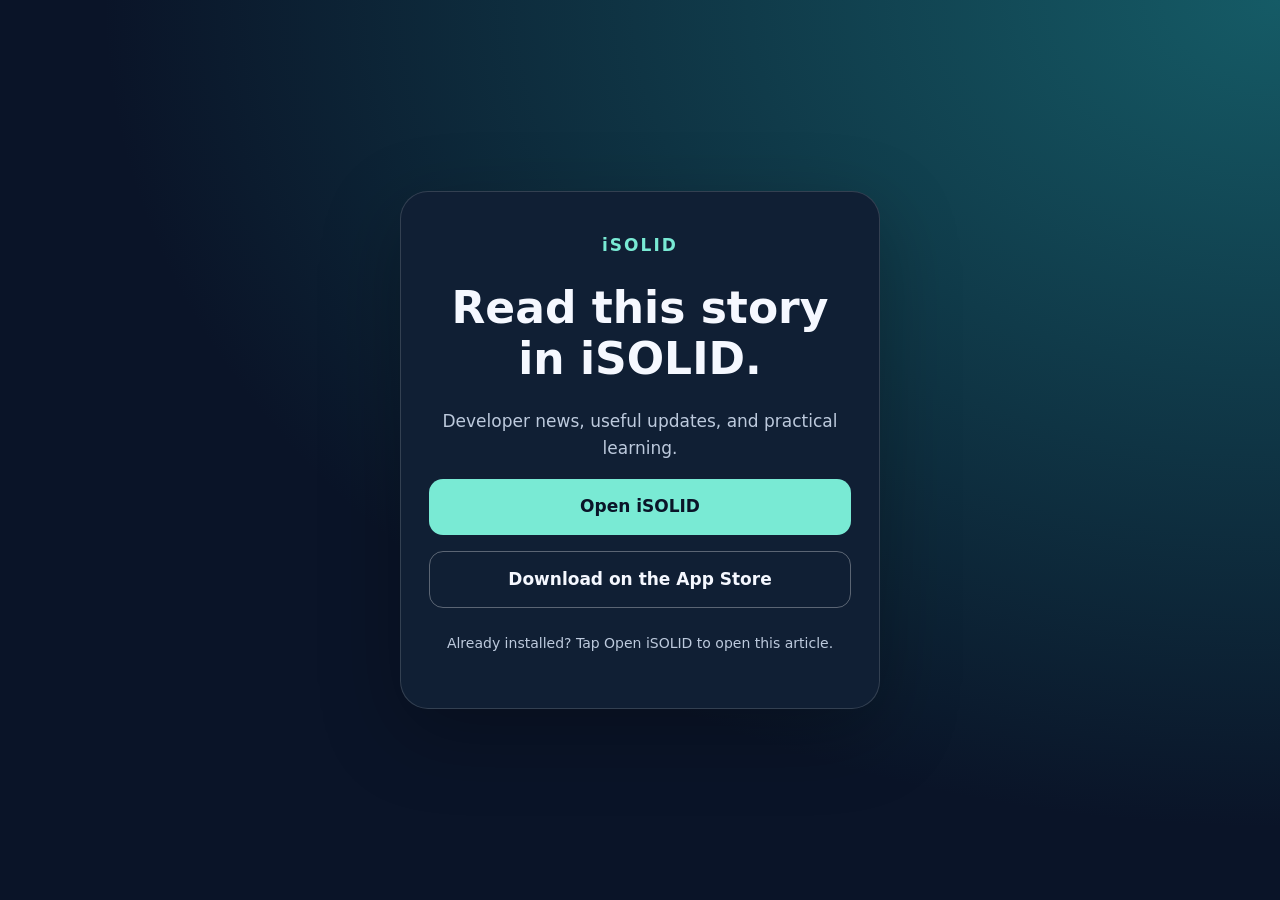
<file: isolid/news/index.html>
<!doctype html>
<html lang="en">
<head>
  <meta charset="utf-8">
  <meta name="viewport" content="width=device-width, initial-scale=1">
  <meta name="apple-itunes-app" content="app-id=6752113008, app-argument=https://nikolaiborisov.github.io/isolid/news/">
  <meta name="description" content="Challenge yourself with a programming quiz in iSOLID.">
  <meta name="theme-color" content="#0a1428">
  <title>Dev News · iSOLID</title>
  <style>
    * { box-sizing: border-box; }
    body { margin: 0; min-height: 100svh; display: grid; place-items: center; padding: 24px;
      background: radial-gradient(ellipse at top right, #155b66, transparent 65%), #0a1428;
      color: #f5f8ff; font: 17px/1.6 system-ui, sans-serif; }
    main { width: min(100%, 480px); padding: 40px 28px; border: 1px solid #ffffff25;
      border-radius: 28px; background: #101f34; box-shadow: 0 24px 80px #0004; text-align: center; }
    .brand { color: #79ead4; font-weight: 750; letter-spacing: .12em; }
    h1 { font-size: clamp(32px, 8vw, 44px); line-height: 1.15; margin: 24px 0; }
    p { color: #bdcadd; }
    a { display: block; padding: 14px 20px; border-radius: 14px; text-decoration: none;
      font-weight: 650; margin-top: 16px; color: #0a1428; background: #79ead4; }
    .secondary { background: transparent; color: #f5f8ff; border: 1px solid #ffffff50; }
    a:focus-visible { outline: 3px solid white; outline-offset: 4px; }
    #status { font-size: 14px; margin-top: 24px; }
  </style>
</head>
<body>
  <main>
    <div class="brand">iSOLID</div>
    <h1>Read this story in iSOLID.</h1>
    <p>Developer news, useful updates, and practical learning.</p>
    <a id="open-app" href="isolid://news">Open iSOLID</a>
    <a class="secondary" href="https://apps.apple.com/app/id6752113008">Download on the App Store</a>
    <p id="status" role="status">Already installed? Tap Open iSOLID to open this article.</p>
    <noscript><p>Choose Open iSOLID if installed, or download it from the App Store.</p></noscript>
  </main>
  <!-- iOS opens associated installed apps through the HTTPS universal link.
       Browsers cannot reliably detect installation. Keep the explicit install
       fallback instead of redirecting installed users to the Store on a timer. -->
  <script>
    const id = new URLSearchParams(location.search).get('id');
    if (id && !id.includes('/')) {
      document.getElementById('open-app').href = 'isolid://news?id=' + encodeURIComponent(id);
      document.querySelector('meta[name="apple-itunes-app"]').content =
        'app-id=6752113008, app-argument=' + location.href;
    } else {
      document.getElementById('open-app').href = 'isolid://profile';
    }
  </script>
</body>
</html>
</file>
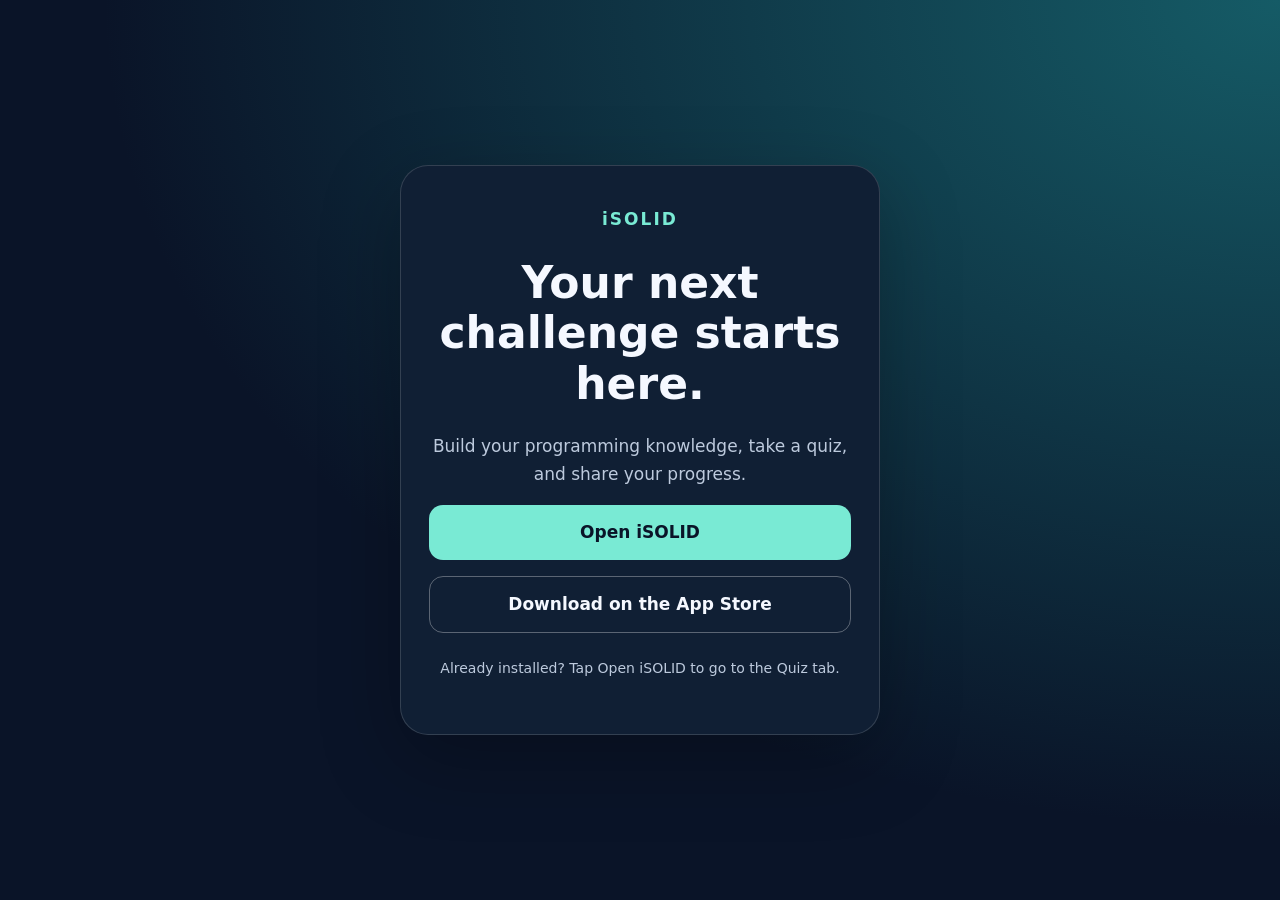
<file: isolid/quiz/index.html>
<!doctype html>
<html lang="en">
<head>
  <meta charset="utf-8">
  <meta name="viewport" content="width=device-width, initial-scale=1">
  <meta name="apple-itunes-app" content="app-id=6752113008, app-argument=https://nikolaiborisov.github.io/isolid/quiz/">
  <meta name="description" content="Challenge yourself with a programming quiz in iSOLID.">
  <meta name="theme-color" content="#0a1428">
  <title>Your next challenge · iSOLID</title>
  <style>
    * { box-sizing: border-box; }
    body { margin: 0; min-height: 100svh; display: grid; place-items: center; padding: 24px;
      background: radial-gradient(ellipse at top right, #155b66, transparent 65%), #0a1428;
      color: #f5f8ff; font: 17px/1.6 system-ui, sans-serif; }
    main { width: min(100%, 480px); padding: 40px 28px; border: 1px solid #ffffff25;
      border-radius: 28px; background: #101f34; box-shadow: 0 24px 80px #0004; text-align: center; }
    .brand { color: #79ead4; font-weight: 750; letter-spacing: .12em; }
    h1 { font-size: clamp(32px, 8vw, 44px); line-height: 1.15; margin: 24px 0; }
    p { color: #bdcadd; }
    a { display: block; padding: 14px 20px; border-radius: 14px; text-decoration: none;
      font-weight: 650; margin-top: 16px; color: #0a1428; background: #79ead4; }
    .secondary { background: transparent; color: #f5f8ff; border: 1px solid #ffffff50; }
    a:focus-visible { outline: 3px solid white; outline-offset: 4px; }
    #status { font-size: 14px; margin-top: 24px; }
  </style>
</head>
<body>
  <main>
    <div class="brand">iSOLID</div>
    <h1>Your next challenge starts here.</h1>
    <p>Build your programming knowledge, take a quiz, and share your progress.</p>
    <a id="open-app" href="isolid://quiz">Open iSOLID</a>
    <a class="secondary" href="https://apps.apple.com/app/id6752113008">Download on the App Store</a>
    <p id="status" role="status">Already installed? Tap Open iSOLID to go to the Quiz tab.</p>
    <noscript><p>Choose Open iSOLID if installed, or download it from the App Store.</p></noscript>
  </main>
  <script>
    // Universal links bypass this page when iOS opens the installed app.
    // Allow time to choose Open iSOLID if a browser keeps the link on the web.
    const status = document.getElementById('status');
    let redirect;
    function cancelRedirect() { window.clearTimeout(redirect); }
    if (/iPad|iPhone|iPod/.test(navigator.userAgent) ||
        (navigator.platform === 'MacIntel' && navigator.maxTouchPoints > 1)) {
      status.textContent = 'Opening the App Store shortly. Already installed? Tap Open iSOLID.';
      redirect = window.setTimeout(() => {
        if (!document.hidden) window.location.replace('https://apps.apple.com/app/id6752113008');
      }, 4500);
    }
    document.getElementById('open-app').addEventListener('click', () => {
      cancelRedirect();
      status.textContent = 'If iSOLID doesn’t open, use Download on the App Store.';
    });
    document.addEventListener('visibilitychange', () => { if (document.hidden) cancelRedirect(); });
    window.addEventListener('pagehide', cancelRedirect);
  </script>
  <script>
    // Trophy links open the app without selecting the Quiz tab.
    // Ordinary quiz links retain the existing behavior.
    if (new URLSearchParams(window.location.search).get('open') === 'app') {
      document.getElementById('open-app').href = 'isolid://app';
      document.querySelector('meta[name="apple-itunes-app"]').content =
        'app-id=6752113008, app-argument=' + window.location.href;
      document.getElementById('status').textContent =
        'Already installed? Tap Open iSOLID. Otherwise, download it on the App Store.';
    }
  </script>
  <script>
    // News shares reuse the established universal-link path with an article ID.
    const newsID = new URLSearchParams(window.location.search).get('news');
    if (newsID && newsID !== '.' && newsID !== '..' && !newsID.includes('/') &&
        new TextEncoder().encode(newsID).length <= 1500) {
      document.getElementById('open-app').href = 'isolid://news?id=' + encodeURIComponent(newsID);
      document.title = 'Dev News · iSOLID';
      document.querySelector('h1').textContent = 'Read this article in iSOLID.';
      document.querySelector('main > p').textContent = 'Developer news, useful tools, and learning resources.';
      document.querySelector('meta[name="apple-itunes-app"]').content =
        'app-id=6752113008, app-argument=' + window.location.href;
      document.getElementById('status').textContent =
        'Already installed? Tap Open iSOLID to read the article. Otherwise, download it on the App Store.';
    }
  </script>
</body>
</html>
</file>
<file: css/styles.css>
* {
    margin: 0;
    padding: 0;
    box-sizing: border-box;
}

:root {
    color-scheme: dark;
    --bg: #050506;
    --bg-soft: #0c0c10;
    --text: #f5f5f7;
    --muted: rgba(245, 245, 247, 0.68);
    --quiet: rgba(245, 245, 247, 0.48);
    --surface: rgba(255, 255, 255, 0.055);
    --surface-strong: rgba(255, 255, 255, 0.09);
    --line: rgba(255, 255, 255, 0.13);
    --line-strong: rgba(255, 255, 255, 0.22);
    --accent: #0a84ff;
    --accent-soft: rgba(10, 132, 255, 0.16);
    --like: #bf5af2;
    --like-soft: rgba(191, 90, 242, 0.16);
    --success: #30d158;
    --shadow: 0 24px 80px rgba(0, 0, 0, 0.34);
    --radius: 8px;
    --card-bg: linear-gradient(145deg, rgba(100, 141, 194, 0.1), rgba(255, 255, 255, 0.045));
    --card-hover-bg: linear-gradient(145deg, rgba(100, 141, 194, 0.16), rgba(255, 255, 255, 0.065));
    --card-border: rgba(151, 177, 211, 0.2);
    --card-shadow: 0 6px 20px rgba(0, 0, 0, 0.12);
    --ease: cubic-bezier(0.22, 1, 0.36, 1);
}

:root[data-theme="light"] {
    --card-bg: linear-gradient(145deg, #eef4fc, #f4f2fa);
    --card-hover-bg: linear-gradient(145deg, #e5effc, #eeeafa);
    --card-border: rgba(71, 104, 153, 0.2);
    --card-shadow: 0 5px 18px rgba(38, 65, 105, 0.06);
    color-scheme: light;
    --bg: #f5f5f7;
    --bg-soft: #ffffff;
    --text: #1d1d1f;
    --muted: rgba(29, 29, 31, 0.68);
    --quiet: rgba(29, 29, 31, 0.48);
    --surface: rgba(255, 255, 255, 0.72);
    --surface-strong: rgba(255, 255, 255, 0.92);
    --line: rgba(29, 29, 31, 0.1);
    --line-strong: rgba(29, 29, 31, 0.18);
    --accent: #0071e3;
    --accent-soft: rgba(0, 113, 227, 0.12);
    --shadow: 0 22px 60px rgba(0, 0, 0, 0.1);
}

html {
    scroll-behavior: auto;
    overflow-x: hidden;
}

body {
    min-height: 100vh;
    display: flex;
    flex-direction: column;
    align-items: center;
    overflow-x: hidden;
    font-family: -apple-system, BlinkMacSystemFont, "SF Pro Display", "SF Pro Text", system-ui, sans-serif;
    line-height: 1.55;
    color: var(--text);
}

body,
#section-menu {
    background:
        linear-gradient(rgba(255, 255, 255, 0.018) 1px, transparent 1px),
        linear-gradient(90deg, rgba(255, 255, 255, 0.018) 1px, transparent 1px),
        radial-gradient(circle at 42% 12%, rgba(10, 132, 255, 0.28), transparent 34rem),
        radial-gradient(circle at 75% 16%, rgba(94, 92, 230, 0.2), transparent 32rem),
        linear-gradient(180deg, #050506 0%, #101014 48%, #050506 100%);
    background-size: 72px 72px, 72px 72px, auto, auto, auto;
}

:root[data-theme="light"] body,
:root[data-theme="light"] #section-menu {
    background:
        linear-gradient(rgba(29, 29, 31, 0.035) 1px, transparent 1px),
        linear-gradient(90deg, rgba(29, 29, 31, 0.035) 1px, transparent 1px),
        radial-gradient(circle at 50% 10%, rgba(0, 113, 227, 0.14), transparent 34rem),
        linear-gradient(180deg, #fbfbfd 0%, #f5f5f7 52%, #ffffff 100%);
    background-size: 72px 72px, 72px 72px, auto, auto;
}

a {
    color: inherit;
    text-decoration: none;
}

button,
a {
    -webkit-tap-highlight-color: transparent;
}

body.talks-open {
    overflow: hidden;
}

body.quiz-open {
    overflow: hidden;
}

.lang-switch,
.theme-switch {
    position: fixed;
    top: max(16px, env(safe-area-inset-top));
    z-index: 20;
}

.top-nav {
    position: fixed;
    top: max(16px, env(safe-area-inset-top));
    left: 50%;
    z-index: 21;
    transform: translateX(-50%);
}

.nav-pill {
    position: relative;
    display: inline-flex;
    align-items: center;
    justify-content: center;
    min-height: 52px;
    padding: 0 24px;
    border: 0;
    border-radius: 999px;
    background: rgba(18, 18, 22, 0.94);
    color: var(--text);
    cursor: pointer;
    box-shadow: 0 14px 44px rgba(164, 92, 255, 0.2);
    font: 820 17px/1 -apple-system, BlinkMacSystemFont, "SF Pro Text", system-ui, sans-serif;
    overflow: hidden;
    -webkit-appearance: none;
    appearance: none;
    isolation: isolate;
}

:root[data-theme="light"] .nav-pill {
    background: rgba(255, 255, 255, 0.96);
}

.nav-pill::before {
    content: "";
    position: absolute;
    width: 140%;
    aspect-ratio: 1;
    top: 50%;
    left: 50%;
    z-index: -2;
    border-radius: 50%;
    background: conic-gradient(
        rgba(255, 255, 255, 0.72) 0turn,
        rgba(255, 255, 255, 0.72) 0.68turn,
        #5b1b9a 0.74turn,
        #a45cff 0.82turn,
        #eadbff 0.88turn,
        #a45cff 0.94turn,
        rgba(255, 255, 255, 0.72) 1turn
    );
    transform: translate(-50%, -50%);
    transform-origin: center;
    animation: border-flow 4.8s linear infinite;
}

.nav-pill::after {
    content: "";
    position: absolute;
    inset: 2px;
    z-index: -1;
    border-radius: inherit;
    background: rgba(18, 18, 22, 0.94);
}

:root[data-theme="light"] .nav-pill::before {
    background: conic-gradient(
        rgba(29, 29, 31, 0.22) 0turn,
        rgba(29, 29, 31, 0.22) 0.68turn,
        #5b1b9a 0.74turn,
        #a45cff 0.82turn,
        #eadbff 0.88turn,
        #a45cff 0.94turn,
        rgba(29, 29, 31, 0.22) 1turn
    );
}

:root[data-theme="light"] .nav-pill::after {
    background: rgba(255, 255, 255, 0.96);
}

.nav-pill:hover {
    color: var(--text);
    box-shadow: 0 16px 52px rgba(164, 92, 255, 0.32);
}

@keyframes border-flow {
    to {
        transform: translate(-50%, -50%) rotate(1turn);
    }
}

.lang-switch {
    left: max(16px, env(safe-area-inset-left));
    justify-items: start;
}

.theme-switch {
    left: calc(max(16px, env(safe-area-inset-left)) + 52px);
}

.theme-switch {
    display: inline-flex;
}

.lang-switch {
    position: fixed;
    display: grid;
    gap: 8px;
}

.lang-options {
    border: 1px solid var(--line);
    border-radius: 999px;
    background: rgba(18, 18, 22, 0.78);
    box-shadow: 0 12px 40px rgba(0, 0, 0, 0.2);
}

:root[data-theme="light"] .lang-options {
    background: rgba(255, 255, 255, 0.82);
}

.lang-options {
    position: absolute;
    top: calc(100% + 8px);
    left: 0;
    display: none;
    gap: 2px;
    padding: 4px;
}

.lang-switch.is-open .lang-options {
    display: inline-flex;
}

.lang-options button {
    min-width: 52px;
    min-height: 30px;
    padding: 0 12px;
    border: 0;
    border-radius: 999px;
    background: transparent;
    color: var(--muted);
    cursor: pointer;
    font: 600 12px/1 -apple-system, BlinkMacSystemFont, "SF Pro Text", system-ui, sans-serif;
}

.lang-options button {
    min-width: 46px;
    padding: 0 10px;
    font-size: 17px;
}

.lang-options button:hover {
    color: var(--text);
    background: rgba(255, 255, 255, 0.08);
}

.lang-options button:active,
.project-card:active,
.links a:active {
    transform: none;
}

.lang-options button.active {
    color: #fff;
    background: var(--accent);
    box-shadow: 0 8px 18px rgba(10, 132, 255, 0.28);
}

.hero {
    width: min(100%, 860px);
    min-height: 72vh;
    display: grid;
    place-items: center;
    padding: clamp(92px, 13vw, 144px) 22px clamp(46px, 8vw, 82px);
    text-align: center;
}

@media (prefers-reduced-motion: no-preference) {
    .hero > :is(.avatar-wrapper, h1, .role, .work-setup, .stats) {
        animation: hero-appear 560ms cubic-bezier(0.22, 1, 0.36, 1) backwards;
    }

    .hero > h1 { animation-delay: 70ms; }
    .hero > .role { animation-delay: 140ms; }
    .hero > .work-setup { animation-delay: 210ms; }
    .hero > .stats { animation-delay: 280ms; }
}

@keyframes hero-appear {
    from {
        opacity: 0;
        transform: translateY(-16px);
    }
    to {
        opacity: 1;
        transform: translateY(0);
    }
}

.avatar-wrapper {
    position: relative;
    display: inline-flex;
    flex-direction: column;
    align-items: center;
    gap: 14px;
    margin-bottom: 22px;
}

.avatar-wrapper::before {
    content: "";
    position: absolute;
    inset: -42px;
    z-index: -1;
    border-radius: 999px;
    background: radial-gradient(circle, rgba(10, 132, 255, 0.34), transparent 66%);
}

.avatar {
    width: clamp(126px, 18vw, 164px);
    aspect-ratio: 1;
    border-radius: 50%;
    object-fit: cover;
    object-position: center;
    border: 1px solid rgba(255, 255, 255, 0.28);
    box-shadow: var(--shadow);
}

.status-badge {
    text-decoration: none;
    min-height: 44px;
    transition: background 180ms ease, transform 180ms ease;
    display: inline-flex;
    align-items: center;
    gap: 7px;
    padding: 7px 12px;
    border-radius: 999px;
    border: 1px solid rgba(48, 209, 88, 0.28);
    background: rgba(48, 209, 88, 0.1);
    color: var(--success);
    font-size: 12px;
    font-weight: 650;
    letter-spacing: 0.01em;
}

.status-badge:hover { background: rgba(48, 209, 88, 0.18); }
.status-badge:active { transform: scale(0.97); }
.status-badge:focus-visible { outline: 2px solid currentColor; outline-offset: 4px; }
.cv-download-label { position: absolute; width: 1px; height: 1px; padding: 0; overflow: hidden; clip-path: inset(50%); white-space: nowrap; }

.status-badge::before {
    content: none;
    width: 7px;
    height: 7px;
    border-radius: 999px;
    background: currentColor;
    box-shadow: 0 0 0 6px rgba(48, 209, 88, 0.12);
}

h1 {
    max-width: 100%;
    font-size: clamp(38px, 6vw, 64px);
    line-height: 1.02;
    letter-spacing: 0;
    font-weight: 750;
}

h2 {
    margin-bottom: 16px;
    color: var(--text);
    font-size: clamp(24px, 3.8vw, 34px);
    line-height: 1.12;
    font-weight: 720;
}

.role,
.work-setup {
    color: var(--muted);
}

.role {
    max-width: 590px;
    margin: 18px auto 0;
    font-size: clamp(17px, 2.45vw, 23px);
    line-height: 1.32;
    font-weight: 500;
}

.apple {
    margin-left: 6px;
    width: 1em;
    height: 1em;
    vertical-align: -0.1em;
    fill: currentColor;
}

.work-setup {
    margin-top: 12px;
    font-size: 15px;
}

.stats {
    display: grid;
    grid-template-columns: repeat(4, minmax(0, 1fr));
    gap: 10px;
    width: min(100%, 560px);
    margin: 28px auto 0;
}

.stat {
    min-width: 0;
    padding: 8px 4px;
    display: grid;
    place-items: center;
    align-content: center;
    gap: 7px;
    border: 1px solid var(--line);
    border-radius: var(--radius);
    background: var(--surface);
    backdrop-filter: none;
    -webkit-backdrop-filter: none;
}

a.stat { color: inherit; text-decoration: none; }
#ios-games { scroll-margin-top: 80px; }

.stat:hover {
    background: var(--surface-strong);
    border-color: var(--line-strong);
}

.stats .stat,
.section .card,
.section .project-card {
    background: var(--card-bg);
    border-color: var(--card-border);
    box-shadow: var(--card-shadow);
    transition: background 180ms ease, border-color 180ms ease, box-shadow 180ms ease;
}

.stats .stat:hover,
.section .card:hover,
.section .project-card:hover {
    background: var(--card-hover-bg);
    border-color: var(--line-strong);
    box-shadow: var(--card-shadow);
}

:root[data-theme="light"] .stats .stat span,
:root[data-theme="light"] .section .card small,
:root[data-theme="light"] .section .project-card small,
:root[data-theme="light"] .exp-meta {
    color: #596779;
}

.stat-value {
    position: relative;
    min-height: 1.2em;
    font-family: Arial, Helvetica, sans-serif;
    min-width: 1.5em;
    text-align: center;
    overflow: visible;
    font-size: 26px;
    line-height: 1.2;
    font-weight: 700;
    padding-inline: 0.12em;
    font-variant-numeric: lining-nums tabular-nums;
}

.stat span {
    text-align: center;
    line-height: 1.4;
    white-space: nowrap;
    color: var(--quiet);
    font-size: clamp(9px, 2.4vw, 12px);
    font-weight: 600;
}

.section,
.connect-section {
    width: min(calc(100% - 32px), 880px);
    padding: clamp(34px, 6vw, 58px) 0;
    opacity: 1;
    transform: none;
}

.section p {
    max-width: 760px;
    color: var(--muted);
    font-size: clamp(17px, 2.2vw, 20px);
}

.section p + p {
    margin-top: 10px;
}

.swift-talks-screen {
    position: fixed;
    inset: 0;
    z-index: 100;
    display: none;
    overflow-y: auto;
    padding: max(74px, calc(env(safe-area-inset-top) + 34px)) 0 max(28px, env(safe-area-inset-bottom));
    color: var(--text);
    background:
        linear-gradient(rgba(255, 255, 255, 0.018) 1px, transparent 1px),
        linear-gradient(90deg, rgba(255, 255, 255, 0.018) 1px, transparent 1px),
        radial-gradient(circle at 42% 12%, rgba(10, 132, 255, 0.28), transparent 34rem),
        linear-gradient(180deg, #050506 0%, #101014 48%, #050506 100%);
    background-size: 72px 72px, 72px 72px, auto, auto;
}

:root[data-theme="light"] .swift-talks-screen {
    background:
        linear-gradient(rgba(29, 29, 31, 0.035) 1px, transparent 1px),
        linear-gradient(90deg, rgba(29, 29, 31, 0.035) 1px, transparent 1px),
        radial-gradient(circle at 50% 10%, rgba(0, 113, 227, 0.14), transparent 34rem),
        linear-gradient(180deg, #fbfbfd 0%, #f5f5f7 52%, #ffffff 100%);
    background-size: 72px 72px, 72px 72px, auto, auto;
}

.swift-talks-screen.is-open {
    display: block;
}

.swift-quiz-screen {
    position: fixed;
    inset: 0;
    z-index: 120;
    display: none;
    overflow-y: auto;
    padding: max(74px, calc(env(safe-area-inset-top) + 34px)) 0 max(28px, env(safe-area-inset-bottom));
    color: var(--text);
    background:
        linear-gradient(rgba(255, 255, 255, 0.018) 1px, transparent 1px),
        linear-gradient(90deg, rgba(255, 255, 255, 0.018) 1px, transparent 1px),
        radial-gradient(circle at 58% 10%, rgba(10, 132, 255, 0.32), transparent 34rem),
        linear-gradient(180deg, #050506 0%, #101014 48%, #050506 100%);
    background-size: 72px 72px, 72px 72px, auto, auto;
}

:root[data-theme="light"] .swift-quiz-screen {
    background:
        linear-gradient(rgba(29, 29, 31, 0.035) 1px, transparent 1px),
        linear-gradient(90deg, rgba(29, 29, 31, 0.035) 1px, transparent 1px),
        radial-gradient(circle at 50% 10%, rgba(0, 113, 227, 0.14), transparent 34rem),
        linear-gradient(180deg, #fbfbfd 0%, #f5f5f7 52%, #ffffff 100%);
    background-size: 72px 72px, 72px 72px, auto, auto;
}

.swift-quiz-screen.is-open {
    display: block;
}

.swift-talks-content {
    width: min(calc(100% - 32px), 1180px);
    margin: 0 auto;
    padding: clamp(18px, 4vw, 42px) 0 clamp(42px, 8vw, 86px);
}

.swift-code-intro {
    max-width: 640px;
    margin: 16px auto 0;
    color: var(--muted);
    font-size: clamp(15px, 2vw, 18px);
    line-height: 1.65;
    text-align: center;
}

.swift-talks-screen:is(.is-viewing-oop, .is-viewing-app-architecture, .is-viewing-programming-principles, .is-viewing-algorithms, .is-viewing-core-swift, .is-viewing-intro, .is-viewing-toolbox, .is-viewing-portfolio) > .swift-talks-content > .talks-header {
    display: none;
}

.talks-header {
    display: flex;
    justify-content: center;
    align-items: center;
    gap: 20px;
    margin-bottom: 28px;
    text-align: center;
}

.talks-header h2 {
    font-size: clamp(44px, 7vw, 82px);
    line-height: 0.98;
}

.talks-kicker {
    display: inline-flex;
    margin-bottom: 8px;
    color: var(--accent);
    font-size: 13px;
    font-weight: 760;
}

.talks-actions {
    display: flex;
    flex-wrap: wrap;
    justify-content: flex-end;
    gap: 8px;
}

.talks-close {
    position: fixed;
    top: 16px;
    right: 16px;
    top: max(16px, env(safe-area-inset-top));
    right: max(16px, env(safe-area-inset-right));
    z-index: 101;
}

.talks-button {
    display: inline-flex;
    align-items: center;
    justify-content: center;
    min-height: 40px;
    padding: 0 14px;
    border: 1px solid var(--line);
    border-radius: 999px;
    background: var(--surface);
    color: var(--text);
    cursor: pointer;
    font: 680 13px/1 -apple-system, BlinkMacSystemFont, "SF Pro Text", system-ui, sans-serif;
}

.talks-button:hover {
    border-color: var(--line-strong);
    background: var(--surface-strong);
}

.talks-button.talks-icon-button {
    width: 44px;
    height: 44px;
    min-height: 44px;
    padding: 0;
    flex-shrink: 0;
}

.talks-icon-button svg {
    width: 20px;
    height: 20px;
    fill: none;
    stroke: currentColor;
    stroke-width: 2;
    stroke-linecap: round;
    stroke-linejoin: round;
}

.talks-button.primary {
    border-color: rgba(10, 132, 255, 0.44);
    background: var(--accent);
    color: #fff;
}

.talk-card {
    padding: clamp(20px, 4vw, 34px);
    border: 1px solid var(--line);
    border-radius: var(--radius);
    background: linear-gradient(180deg, var(--surface-strong), var(--surface));
    box-shadow: 0 14px 36px rgba(0, 0, 0, 0.12);
}

.talks-topic-hub {
    display: grid;
    grid-template-columns: repeat(3, minmax(0, 1fr));
    align-items: stretch;
    gap: 16px;
}

/* Reveal the heading first, then flow down through the topic cards. */
@media (prefers-reduced-motion: no-preference) {
    .swift-talks-screen.is-open > .swift-talks-content > .talks-header,
    .swift-talks-screen.is-open .talks-topic-hub > .talk-topic-card {
        animation: swift-code-reveal 560ms cubic-bezier(0.22, 1, 0.36, 1) backwards;
    }

    .swift-talks-screen.is-open .talks-topic-hub > .talk-topic-card {
        animation-delay: 120ms;
    }

    .swift-talks-screen.is-open .talk-topic-card:nth-child(2) { animation-delay: 165ms; }
    .swift-talks-screen.is-open .talk-topic-card:nth-child(3) { animation-delay: 210ms; }
    .swift-talks-screen.is-open .talk-topic-card:nth-child(4) { animation-delay: 255ms; }
    .swift-talks-screen.is-open .talk-topic-card:nth-child(5) { animation-delay: 300ms; }
    .swift-talks-screen.is-open .talk-topic-card:nth-child(6) { animation-delay: 345ms; }
    .swift-talks-screen.is-open .talk-topic-card:nth-child(n + 7) { animation-delay: 390ms; }
}

@keyframes swift-code-reveal {
    from {
        opacity: 0;
        transform: translateY(-20px);
    }
    to {
        opacity: 1;
        transform: translateY(0);
    }
}

.pop-track,
.oop-track,
.app-architecture-track,
.programming-principles-track,
.core-swift-track,
.swift-intro-track,
.toolbox-track,
.portfolio-track {
    display: none;
}

.swift-talks-screen.is-viewing-core-swift .talks-topic-hub {
    display: none;
}

.swift-talks-screen.is-viewing-core-swift .core-swift-track {
    display: block;
}

.swift-talks-screen.is-viewing-intro .talks-topic-hub {
    display: none;
}

.swift-talks-screen.is-viewing-intro .swift-intro-track {
    display: block;
}

.swift-talks-screen.is-viewing-toolbox .talks-topic-hub {
    display: none;
}

.swift-talks-screen.is-viewing-toolbox .toolbox-track {
    display: block;
}

.swift-talks-screen.is-viewing-portfolio .talks-topic-hub {
    display: none;
}

.swift-talks-screen.is-viewing-portfolio .portfolio-track {
    display: block;
}

.talk-topic-card {
    width: 100%;
    display: flex;
    min-height: 330px;
    flex-direction: column;
    align-items: stretch;
    justify-content: space-between;
    gap: 24px;
    padding: clamp(20px, 3vw, 28px);
    border: 1px solid rgba(10, 132, 255, 0.28);
    border-radius: var(--radius);
    background:
        linear-gradient(135deg, rgba(10, 132, 255, 0.18), transparent 46%),
        linear-gradient(180deg, var(--surface-strong), var(--surface));
    color: var(--text);
    cursor: pointer;
    text-align: left;
    box-shadow: 0 18px 52px rgba(0, 0, 0, 0.16);
}

.talk-topic-card:hover {
    border-color: rgba(10, 132, 255, 0.58);
    background:
        linear-gradient(135deg, rgba(10, 132, 255, 0.24), transparent 48%),
        linear-gradient(180deg, var(--surface-strong), var(--surface));
    box-shadow: 0 22px 62px rgba(10, 132, 255, 0.14);
}

.talk-topic-card-preview {
    cursor: default;
    border-color: var(--line);
    background:
        linear-gradient(135deg, rgba(245, 245, 247, 0.08), transparent 46%),
        linear-gradient(180deg, var(--surface-strong), var(--surface));
}

.talk-topic-card-preview:hover {
    border-color: var(--line-strong);
    background:
        linear-gradient(135deg, rgba(245, 245, 247, 0.1), transparent 48%),
        linear-gradient(180deg, var(--surface-strong), var(--surface));
    box-shadow: 0 18px 52px rgba(0, 0, 0, 0.16);
}

.talk-topic-copy {
    display: grid;
    gap: 12px;
}

.talk-topic-title {
    display: block;
    font-size: clamp(34px, 4vw, 48px);
    line-height: 1;
    font-weight: 800;
}

.talk-topic-description {
    max-width: 100%;
    color: var(--muted);
    font-size: 15px;
    line-height: 1.45;
    font-weight: 620;
}

.talk-topic-meta {
    display: flex;
    flex-wrap: wrap;
    gap: 8px;
    margin-top: 4px;
}

.talk-topic-meta span {
    display: inline-flex;
    align-items: center;
    min-height: 32px;
    padding: 0 11px;
    border: 1px solid var(--line);
    border-radius: 999px;
    background: var(--surface);
    color: var(--text);
    font-size: 12px;
    font-weight: 720;
}

.talk-topic-action {
    width: 100%;
    min-height: 52px;
    display: inline-flex;
    align-items: center;
    justify-content: center;
    flex: 0 0 auto;
    border-radius: 999px;
    background: var(--accent);
    color: #fff;
    font-size: 15px;
    font-weight: 760;
    box-shadow: 0 16px 34px rgba(10, 132, 255, 0.24);
}

.talk-topic-action.muted {
    border: 1px solid var(--line);
    background: var(--surface);
    color: var(--muted);
    box-shadow: none;
}

.talks-track-header {
    display: grid;
    gap: 16px;
    margin-bottom: 16px;
}

.talks-accordion {
    display: grid;
    gap: 14px;
}

.talk-accordion-item {
    position: relative;
    padding: 0;
    overflow: hidden;
}

.talk-accordion-item.is-locked {
    opacity: 0.58;
}

.talk-accordion-item.is-locked .talk-accordion-trigger {
    cursor: not-allowed;
    filter: blur(1.4px);
}

.talk-accordion-item.is-locked .talk-accordion-trigger:hover {
    background: transparent;
}

.talk-accordion-item.is-locked .talk-chevron {
    display: none;
}

.talk-coming-soon {
    position: absolute;
    inset: 0;
    z-index: 2;
    display: grid;
    place-items: center;
    padding: 18px;
    background: rgba(5, 5, 6, 0.34);
    color: var(--text);
    font-size: clamp(18px, 2.8vw, 28px);
    font-weight: 820;
    letter-spacing: 0;
    pointer-events: none;
}

.talk-accordion-trigger {
    width: 100%;
    display: flex;
    align-items: center;
    justify-content: space-between;
    gap: 18px;
    padding: clamp(18px, 3vw, 26px) clamp(20px, 4vw, 34px);
    border: 0;
    background: transparent;
    color: var(--text);
    cursor: pointer;
    text-align: left;
    font: inherit;
}

.talk-accordion-trigger:hover {
    background: rgba(255, 255, 255, 0.035);
}

.talk-accordion-title {
    display: block;
    margin-top: 5px;
    font-size: clamp(25px, 4vw, 46px);
    line-height: 1.12;
    font-weight: 760;
}

.talk-chevron {
    width: 14px;
    height: 14px;
    flex: 0 0 auto;
    border-right: 3px solid currentColor;
    border-bottom: 3px solid currentColor;
    color: var(--muted);
    transform: rotate(-45deg);
    transform-origin: center;
    transition: transform 240ms ease-in-out, color 240ms ease-in-out;
}

.talk-accordion-item.is-expanded .talk-chevron {
    color: var(--accent);
    transform: rotate(45deg);
}

@media (prefers-reduced-motion: reduce) {
    .talk-chevron { transition: none; }
}

.talk-accordion-panel {
    display: none;
    padding: 0 clamp(20px, 4vw, 34px) clamp(20px, 4vw, 34px);
}

.talk-accordion-item.is-expanded .talk-accordion-panel {
    display: block;
}

.talk-card h3 {
    margin-bottom: 9px;
    font-size: 17px;
    line-height: 1.2;
}

.talk-card p,
.talk-card li {
    color: var(--muted);
    font-size: 15px;
    line-height: 1.62;
}

.talk-intro {
    max-width: 780px;
    margin-bottom: 22px;
    color: var(--text) !important;
    font-size: clamp(18px, 2.4vw, 22px) !important;
    line-height: 1.42 !important;
}

.talk-grid {
    display: grid;
    grid-template-columns: repeat(2, minmax(0, 1fr));
    gap: clamp(18px, 4vw, 32px);
}

.talk-grid + .talk-grid,
.talk-highlight + .talk-grid,
.talk-grid + .talk-highlight {
    margin-top: 24px;
}

.talk-card ul {
    display: grid;
    gap: 8px;
    padding-left: 18px;
}

.talk-card code {
    padding: 2px 5px;
    border: 1px solid var(--line);
    border-radius: 6px;
    background: var(--surface);
    color: var(--text);
    font-size: 0.92em;
}

.code-example-header {
    display: flex;
    align-items: center;
    justify-content: space-between;
    flex-wrap: wrap;
    gap: 8px 16px;
}

.code-example-header > span {
    flex: 1 1 140px;
    margin-bottom: 0;
    color: var(--accent);
    font-size: 12px;
    font-weight: 760;
}

.code-zoom-controls {
    display: flex;
    gap: 8px;
    margin-left: auto;
}

.code-zoom-controls button {
    width: 44px;
    height: 44px;
    border: 1px solid var(--line);
    border-radius: 50%;
    background: var(--surface);
    color: var(--accent);
    font: 500 24px/1 system-ui, sans-serif;
    cursor: pointer;
    touch-action: manipulation;
}

.code-zoom-controls button:hover:not(:disabled) {
    background: var(--accent-soft);
    border-color: var(--accent);
}

.code-zoom-controls button:focus-visible {
    outline: 2px solid var(--accent);
    outline-offset: 3px;
}

.code-zoom-controls button:disabled {
    opacity: 0.35;
    cursor: default;
}

.code-example {
    min-width: 0;
    margin: 26px 0 clamp(24px, 3vw, 32px);
    padding: 18px 20px;
    border: 1px solid rgba(10, 132, 255, 0.34);
    border-radius: var(--radius);
    background: var(--accent-soft);
}

.talk-code-block {
    margin: 18px 0 0;
    min-width: 0;
    max-width: 100%;
    overflow-x: auto;
    /* Keep mobile text autosizing from overriding each example's zoom level. */
    -webkit-text-size-adjust: 100%;
    text-size-adjust: 100%;
    border: 1px solid var(--line);
    border-radius: var(--radius);
    background: #0b0f14;
}

.talk-code-block code {
    display: block;
    min-width: max-content;
    padding: 16px 18px;
    border: 0;
    border-radius: 0;
    background: transparent;
    color: #d6deeb;
    font-family: "SF Mono", "Menlo", "Monaco", "Consolas", monospace;
    font-size: var(--code-font-size, 15px);
    line-height: 1.7;
    white-space: pre;
    tab-size: 4;
}

.talk-code-block code span {
    display: inline;
    margin: 0;
    font: inherit;
}

.talk-code-block .syntax-keyword {
    color: #fc5fa3;
}

.talk-code-block .syntax-type {
    color: #67b7ff;
}

.talk-code-block .syntax-string {
    color: #fc6a5d;
}

.talk-code-block .syntax-comment {
    color: #78c46f;
}

.talk-code-block .syntax-attribute {
    color: #d0a8ff;
}

.talk-highlight {
    margin: 26px 0 0;
    padding: 18px 20px;
    border: 1px solid rgba(10, 132, 255, 0.34);
    border-radius: var(--radius);
    background: var(--accent-soft);
}

.talk-highlight span {
    display: block;
    margin-bottom: 7px;
    color: var(--accent);
    font-size: 12px;
    font-weight: 760;
}

.talk-highlight blockquote {
    color: var(--text);
    font-size: clamp(19px, 3vw, 28px);
    line-height: 1.25;
    font-weight: 730;
}

.talk-highlight-rich {
    display: grid;
    gap: 10px;
}

.talk-highlight-rich p,
.talk-highlight-rich li {
    color: var(--text);
    font-size: clamp(16px, 2.1vw, 20px);
    line-height: 1.45;
    font-weight: 650;
}

.talk-highlight-rich ul {
    display: grid;
    gap: 6px;
    padding-left: 20px;
}

.talk-resource-list a {
    color: var(--accent);
    font-weight: 680;
}

.talk-resource-list a:hover {
    color: var(--text);
}

.talk-roadmap {
    margin: 24px 0 0;
    overflow: hidden;
    border: 1px solid var(--line);
    border-radius: var(--radius);
    background: rgba(0, 0, 0, 0.18);
}

.talk-roadmap img {
    width: 100%;
    height: auto;
    display: block;
}

.talk-footer {
    display: flex;
    flex-direction: row;
    flex-wrap: wrap;
    align-items: center;
    justify-content: space-between;
    gap: 16px;
    margin-top: 26px;
    padding-top: 18px;
    border-top: 1px solid var(--line);
    color: var(--quiet);
    font-size: 14px;
    font-weight: 620;
}

.talk-footer-meta {
    display: flex;
    flex-wrap: wrap;
    align-items: center;
    gap: 16px;
}

.talk-footer a {
    color: var(--accent);
}

.talk-footer .talks-actions {
    justify-content: flex-end;
    margin-left: auto;
}

@media (max-width: 600px) {
    .talk-footer > .talk-footer-meta,
    .talk-footer > .talks-actions { width: 100%; }
    .talk-footer .talks-actions { justify-content: flex-start; }
    .talk-footer .talks-actions > * {
        flex: 1 1 auto;
        min-height: 44px;
        text-align: center;
    }
}

.talk-footer .talks-button.primary {
    color: #fff;
}

.talk-like {
    display: inline-flex;
    align-items: center;
    align-self: flex-start;
}

.talk-quiz-cta {
    display: flex;
    align-items: center;
    justify-content: space-between;
    gap: 20px;
}

.talks-accordion + .talk-quiz-cta {
    margin-top: 14px;
}

.talk-quiz-cta p {
    color: var(--muted);
    font-size: clamp(17px, 2.2vw, 22px);
    font-weight: 680;
}

.talk-quiz-button {
    min-width: min(38vw, 360px);
    min-height: 92px;
    padding: 0 54px;
    border-radius: 999px;
    font-size: clamp(24px, 3.2vw, 40px);
    font-weight: 820;
}

.isolid-quiz-bonus {
    display: flex;
    align-items: center;
    justify-content: space-between;
    gap: 20px;
    margin-top: 14px;
}

.app-architecture-track .talk-quiz-button,
.oop-track .talk-quiz-button,
.oop-track .isolid-quiz-link,
:is(.pop-track, [id="uikit-track"], [id="swiftui-track"], [id="networking-track"], [id="persistence-track"]) .talk-quiz-button,
:is(.pop-track, [id="uikit-track"], [id="swiftui-track"], [id="networking-track"], [id="persistence-track"]) .isolid-quiz-link,
.app-architecture-track .isolid-quiz-link,
.programming-principles-track .talk-quiz-button,
.core-swift-track .talk-quiz-button,
.programming-principles-track .isolid-quiz-link,
.core-swift-track .isolid-quiz-link,
.swift-intro-track .talk-quiz-button,
.swift-intro-track .isolid-quiz-link,
.portfolio-track .talk-quiz-button,
.portfolio-track .isolid-quiz-link,
.toolbox-track .talk-quiz-button,
.algorithms-track .talk-quiz-button,
.algorithms-track .isolid-quiz-link,
.toolbox-track .isolid-quiz-link {
    flex-shrink: 0;
    width: 224px;
    min-width: 0;
    min-height: 44px;
    padding: 0 14px;
    font-size: 13px;
    font-weight: 680;
}

.isolid-quiz-bonus h3 {
    margin: 0 0 8px;
    font-size: 18px;
}

.isolid-quiz-bonus p {
    margin: 0;
    color: var(--muted);
    font-size: 14px;
}

.isolid-quiz-link {
    flex-shrink: 0;
    gap: 8px;
    min-height: 44px;
    border-color: rgba(191, 90, 242, 0.5);
    background: linear-gradient(135deg, rgba(191, 90, 242, 0.3), rgba(110, 74, 224, 0.18));
    box-shadow: inset 0 1px 0 rgba(255, 255, 255, 0.1), 0 4px 18px rgba(139, 64, 218, 0.12);
    text-decoration: none;
}

.isolid-quiz-link:hover {
    border-color: rgba(191, 90, 242, 0.8);
    background: linear-gradient(135deg, rgba(191, 90, 242, 0.44), rgba(110, 74, 224, 0.3));
    box-shadow: inset 0 1px 0 rgba(255, 255, 255, 0.14), 0 6px 22px rgba(139, 64, 218, 0.2);
}

.isolid-quiz-link:focus-visible {
    outline: 2px solid var(--like);
    outline-offset: 4px;
}

@media (max-width: 700px) {
    .oop-track .talk-quiz-cta { align-items: stretch; flex-direction: column; }
    .oop-track .talk-quiz-button,
    .oop-track .isolid-quiz-link { width: 100%; }
    .app-architecture-track .talk-quiz-cta,
    .programming-principles-track .talk-quiz-cta,
    .core-swift-track .talk-quiz-cta,
    .swift-intro-track .talk-quiz-cta,
    .portfolio-track .talk-quiz-cta,
    .toolbox-track .talk-quiz-cta,
    .algorithms-track .talk-quiz-cta,
    .isolid-quiz-bonus {
        align-items: stretch;
        flex-direction: column;
    }

    .app-architecture-track .talk-quiz-button,
    .app-architecture-track .isolid-quiz-link,
    .programming-principles-track .talk-quiz-button,
    .core-swift-track .talk-quiz-button,
    .programming-principles-track .isolid-quiz-link,
    .core-swift-track .isolid-quiz-link,
    .swift-intro-track .talk-quiz-button,
    .swift-intro-track .isolid-quiz-link,
    .portfolio-track .talk-quiz-button,
    .portfolio-track .isolid-quiz-link,
    .toolbox-track .talk-quiz-button,
    .algorithms-track .talk-quiz-button,
    .algorithms-track .isolid-quiz-link,
    .toolbox-track .isolid-quiz-link {
        width: 100%;
    }
}

.swift-quiz-content {
    width: min(calc(100% - 32px), 1040px);
}

.quiz-score-pill {
    min-height: 40px;
    display: inline-flex;
    align-items: center;
    justify-content: center;
    padding: 0 14px;
    border: 1px solid var(--line);
    border-radius: 999px;
    background: var(--surface);
    color: var(--muted);
    font-size: 13px;
    font-weight: 720;
}

.swift-quiz-card {
    display: grid;
    gap: 18px;
}

.swift-quiz-legend {
    display: none;
    flex-wrap: wrap;
    gap: 10px 18px;
    padding: 14px 16px;
    border: 1px solid var(--line);
    border-radius: var(--radius);
    background: var(--surface);
    color: var(--muted);
    font-size: 13px;
    font-weight: 650;
}

.swift-quiz-legend.is-visible {
    display: flex;
}

.quiz-swatch {
    width: 13px;
    height: 13px;
    display: inline-block;
    margin-right: 7px;
    border-radius: 4px;
    vertical-align: -2px;
}

.quiz-swatch.correct {
    background: rgba(48, 209, 88, 0.34);
}

.quiz-swatch.wrong {
    background: rgba(255, 69, 58, 0.34);
}

.quiz-swatch.missed {
    background: rgba(255, 214, 10, 0.34);
}

.swift-quiz-form {
    display: grid;
    gap: 14px;
}

.swift-quiz-part {
    margin-top: 10px;
    color: var(--accent);
    font-size: 13px;
    font-weight: 780;
}

.swift-quiz-question {
    display: grid;
    gap: 12px;
    padding: 18px;
    border: 1px solid var(--line);
    border-radius: var(--radius);
    background: rgba(255, 255, 255, 0.035);
}

.swift-quiz-question.correct-question {
    border-color: rgba(48, 209, 88, 0.42);
    box-shadow: inset 4px 0 0 var(--success);
}

.swift-quiz-question.wrong-question {
    border-color: rgba(255, 69, 58, 0.44);
    box-shadow: inset 4px 0 0 #ff453a;
}

.swift-quiz-question strong {
    color: var(--text);
    font-size: 16px;
    line-height: 1.34;
}

.swift-quiz-option {
    display: flex;
    gap: 10px;
    align-items: flex-start;
    padding: 10px 12px;
    border: 1px solid var(--line);
    border-radius: var(--radius);
    color: var(--muted);
    cursor: pointer;
    font-size: 15px;
    line-height: 1.45;
}

.swift-quiz-option input {
    margin-top: 4px;
    accent-color: var(--accent);
}

.swift-quiz-option.correct-selected {
    border-color: rgba(48, 209, 88, 0.54);
    background: rgba(48, 209, 88, 0.16);
    color: var(--text);
}

.swift-quiz-option.wrong-selected {
    border-color: rgba(255, 69, 58, 0.54);
    background: rgba(255, 69, 58, 0.14);
    color: var(--text);
}

.swift-quiz-option.missed-correct {
    border-color: rgba(255, 214, 10, 0.54);
    background: rgba(255, 214, 10, 0.14);
    color: var(--text);
}

.swift-quiz-feedback {
    display: none;
    color: var(--text);
    font-size: 14px;
    font-weight: 720;
}

.correct-question .swift-quiz-feedback,
.wrong-question .swift-quiz-feedback {
    display: block;
}

.swift-quiz-actions {
    display: flex;
    justify-content: flex-end;
    align-items: center;
    gap: 10px;
    width: 100%;
    background: transparent;
}

.swift-quiz-actions .talks-button {
    min-height: 56px;
    padding: 0 28px;
    border-radius: 999px;
    font-size: 15px;
    box-shadow: 0 12px 28px rgba(0, 0, 0, 0.16);
}

.swift-quiz-actions .talks-button.primary {
    box-shadow: 0 16px 34px rgba(10, 132, 255, 0.22);
}

.swift-quiz-footer {
    display: flex;
    flex-direction: column;
    align-items: stretch;
    gap: 16px;
    margin-top: 4px;
    padding-top: 18px;
    border-top: 1px solid var(--line);
}

.swift-quiz-feedback-button {
    min-height: 58px;
    padding: 0 34px;
    font-size: 16px;
    box-shadow: 0 16px 34px rgba(10, 132, 255, 0.22);
}

.like-button {
    width: 48px;
    height: 48px;
    display: inline-grid;
    place-items: center;
    flex: 0 0 auto;
    border: 1px solid var(--line);
    border-radius: 999px;
    background: var(--surface);
    color: var(--muted);
    cursor: pointer;
    -webkit-appearance: none;
    appearance: none;
}

.like-button:hover {
    border-color: rgba(191, 90, 242, 0.42);
    background: var(--like-soft);
    color: var(--like);
}

.like-button:focus-visible {
    outline: 3px solid rgba(191, 90, 242, 0.34);
    outline-offset: 3px;
}

.like-button[aria-pressed="true"] {
    border-color: rgba(191, 90, 242, 0.58);
    background: var(--like-soft);
    color: var(--like);
}

.like-icon {
    width: 24px;
    height: 24px;
    display: block;
    fill: transparent;
    stroke: currentColor;
    stroke-width: 1.9;
    stroke-linecap: round;
    stroke-linejoin: round;
    transition: fill 160ms var(--ease), transform 160ms var(--ease);
}

.like-button[aria-pressed="true"] .like-icon {
    fill: currentColor;
    transform: scale(1.05);
}

#about p {
    white-space: normal;
}

.chips {
    display: flex;
    flex-wrap: wrap;
    gap: 9px;
}

.chips span {
    display: inline-flex;
    align-items: center;
    min-height: 34px;
    padding: 7px 12px;
    border: 1px solid var(--line);
    border-radius: 999px;
    background: var(--surface);
    color: var(--muted);
    font-size: 14px;
    font-weight: 560;
}

.chips span:hover {
    color: var(--text);
    background: var(--surface-strong);
    border-color: var(--line-strong);
}

.card,
.project-card {
    border: 1px solid var(--line);
    border-radius: var(--radius);
    background: linear-gradient(180deg, var(--surface-strong), var(--surface));
    box-shadow: 0 14px 36px rgba(0, 0, 0, 0.12);
    backdrop-filter: none;
    -webkit-backdrop-filter: none;
}

.card {
    margin-top: 10px;
    padding: 18px 20px;
    color: var(--text);
}

.card:hover,
.project-card:hover {
    border-color: var(--line-strong);
    background: var(--surface-strong);
    box-shadow: var(--shadow);
}

#experience > .card {
    position: relative;
    width: calc(100% - 28px);
    margin-left: 28px;
    margin-top: 12px;
    padding: 16px 18px;
    display: flex;
    flex-wrap: wrap;
    align-items: center;
    gap: 8px 16px;
}

#experience > .card::before {
    content: "";
    position: absolute;
    top: 23px;
    left: -25px;
    width: 8px;
    height: 8px;
    border-radius: 50%;
    background: var(--accent);
    box-shadow: 0 0 0 4px var(--bg);
}

#experience > .card:not(:last-child)::after {
    content: "";
    position: absolute;
    top: 35px;
    bottom: -35px;
    left: -22px;
    width: 2px;
    background: var(--card-border);
    pointer-events: none;
}

@media (max-width: 480px) {
    #experience > .card {
        padding: 14px;
        gap: 8px;
    }
    #experience .experience-badge { max-width: 100%; }
}

.experience-heading { display: contents; }

.experience-role { min-width: 0; flex-basis: 100%; padding-right: 44px; }
.experience-story-content p { white-space: pre-line; }
.experience-company { display: block; margin-top: 4px; }

#experience .exp-meta {
    order: 1;
    margin-top: 0;
    flex: 1 1 auto;
}

.experience-badge {
    order: 2;
    flex-shrink: 0;
    margin-left: auto;
    padding: 5px 10px;
    border: 1px solid rgba(164, 92, 255, 0.4);
    border-radius: 999px;
    background: rgba(164, 92, 255, 0.14);
    color: #d8b8ff;
    font-size: 12px;
    font-weight: 650;
    line-height: 1.3;
}

:root[data-theme="light"] .personal-project-badge {
    color: #7133a6;
}

.exp-meta {
    margin-top: 5px;
    color: var(--quiet);
    font-size: 14px;
}

.project-group + .project-group {
    margin-top: 32px;
}

.project-group > h3 {
    margin: 0 0 14px;
    color: var(--muted);
    font-size: 18px;
    font-weight: 650;
}

.projects-grid {
    display: grid;
    grid-template-columns: repeat(auto-fit, minmax(220px, 1fr));
    gap: 12px;
}

.project-card {
    min-height: 144px;
    display: flex;
    flex-direction: column;
    justify-content: space-between;
    padding: 18px;
    color: var(--text);
}

.education-card {
    position: relative;
    min-height: 150px;
}

.education-card > small:last-child {
    padding-right: 48px;
    min-height: 36px;
    display: flex;
    align-items: center;
}

.project-title {
    display: block;
    margin-bottom: 12px;
    font-size: 17px;
    font-weight: 680;
}

.project-card small {
    display: block;
    color: var(--muted);
    font-size: 13px;
    line-height: 1.35;
}

.project-card small + small {
    margin-top: 6px;
    color: var(--quiet);
}

.links a {
    color: var(--accent);
    font-weight: 620;
}

.connect-section {
    display: flex;
    flex-direction: column;
    align-items: center;
    gap: 12px;
    padding-bottom: 76px;
    text-align: center;
}

.links {
    display: flex;
    justify-content: center;
    flex-wrap: wrap;
    gap: 18px;
}

.links a {
    position: relative;
    padding: 4px 0;
}

.links a::after {
    content: "";
    position: absolute;
    left: 0;
    right: 0;
    bottom: 0;
    height: 1px;
    background: currentColor;
    transform: scaleX(0);
    transform-origin: right;
}

.links a:hover::after {
    transform: scaleX(1);
    transform-origin: left;
}

.round-control {
    box-sizing: border-box;
    display: inline-flex;
    align-items: center;
    justify-content: center;
    width: 44px;
    height: 44px;
    min-width: 44px;
    min-height: 44px;
    padding: 0;
    border: 1px solid var(--line);
    border-radius: 50%;
    background: rgba(18, 18, 22, 0.78);
    color: var(--text);
    box-shadow: 0 8px 24px rgba(0, 0, 0, 0.16);
    text-shadow: none;
    font: 600 18px/1 -apple-system, BlinkMacSystemFont, "SF Pro Text", system-ui, sans-serif;
    cursor: pointer;
    -webkit-appearance: none;
    appearance: none;
    transition: transform 160ms ease, box-shadow 160ms ease, background-color 160ms ease;
}

:root[data-theme="light"] .round-control {
    background: rgba(255, 255, 255, 0.82);
}

.round-control:focus-visible {
    outline: 2px solid var(--accent);
    outline-offset: 3px;
}

.round-control:active {
    transform: scale(0.92);
    box-shadow: 0 3px 10px rgba(0, 0, 0, 0.16);
}

.contact-btn {
    position: fixed;
    right: max(16px, env(safe-area-inset-right));
    bottom: max(18px, env(safe-area-inset-bottom));
    z-index: 20;
}

.contact-icon {
    display: block;
    width: 22px;
    height: 22px;
    fill: none;
    stroke: currentColor;
    stroke-width: 1.8;
    stroke-linecap: round;
    stroke-linejoin: round;
}

.is-language-changing [data-i18n] {
    opacity: 1;
    transform: none;
}

[data-i18n] {
    transition: none;
}

.hero [data-i18n],
.hero .role,
.hero .work-setup,
.hero .apple {
    transition: none;
}

@media (max-width: 680px) {
    html {
        scroll-behavior: auto;
    }

    .lang-switch,
    .theme-switch {
        top: max(14px, env(safe-area-inset-top));
        backdrop-filter: none;
        -webkit-backdrop-filter: none;
    }

    .lang-options {
        flex-direction: column;
        border-radius: 28px;
    }

    .lang-options button {
        min-width: 44px;
        min-height: 44px;
        padding: 0;
    }

    .top-nav {
        top: max(14px, env(safe-area-inset-top));
        left: auto;
        right: max(16px, env(safe-area-inset-right));
        transform: none;
    }

    .top-nav .nav-pill {
        min-height: 44px;
        padding: 0 18px;
        font-size: 15px;
        white-space: nowrap;
    }

    .hero {
        min-height: auto;
        padding-top: 84px;
    }

    .stats {
        width: 100%;
    }

    .section,
    .connect-section,
    .swift-talks-content,
    .swift-quiz-content {
        width: min(calc(100% - 28px), 880px);
        opacity: 1;
        transform: none;
        transition: none;
    }

    .avatar-wrapper::before {
        transform: none;
        transition: none;
    }

    .stat,
    .card,
    .project-card,
    .status-badge {
        backdrop-filter: none;
        -webkit-backdrop-filter: none;
    }

    .projects-grid {
        grid-template-columns: 1fr;
    }

    .talks-topic-hub {
        grid-template-columns: 1fr;
    }

    .talks-header,
    .talk-footer-meta,
    .talk-quiz-cta,
    .talk-topic-card {
        align-items: stretch;
        flex-direction: column;
    }

    .talks-actions,
    .talk-footer .talks-actions,
    .swift-quiz-actions {
        justify-content: flex-start;
    }

    .talk-like {
        width: 100%;
        justify-content: flex-start;
    }

    .talk-grid {
        grid-template-columns: 1fr;
    }

    .talk-quiz-cta .talks-button {
        align-self: flex-start;
    }

    .talk-topic-action {
        width: 100%;
    }

}

@media (max-width: 420px) {
    h1 {
        font-size: clamp(36px, 12vw, 48px);
    }

    .role {
        font-size: 17px;
    }

    .nav-pill {
        min-height: 44px;
        padding: 0 18px;
        font-size: 15px;
    }

    .talks-actions {
        display: grid;
        grid-template-columns: 1fr;
    }

    .talks-topic-hub {
        grid-template-columns: 1fr;
    }

    .talk-topic-card {
        min-height: 280px;
    }

    .talks-actions .talks-button {
        width: 100%;
    }

    .talk-quiz-cta .talks-button,
    .swift-quiz-actions .talks-button,
    .swift-quiz-feedback-button {
        width: 100%;
    }

    .swift-quiz-actions {
        display: grid;
        grid-template-columns: 1fr;
    }
}

@media (prefers-reduced-motion: reduce) {
    *,
    *::before,
    *::after {
        scroll-behavior: auto !important;
        animation: none !important;
        transition: none !important;
    }

    .section,
    .connect-section {
        opacity: 1;
        transform: none;
    }
}

/* Keep the result badge out of the header until a quiz has been graded. */
.quiz-score-pill:empty {
    display: none;
}

.quiz-navigation {
    position: fixed;
    top: max(16px, env(safe-area-inset-top));
    left: max(16px, env(safe-area-inset-left));
    right: max(16px, env(safe-area-inset-right));
    z-index: 121;
    display: flex;
    align-items: center;
    justify-content: space-between;
    gap: 12px;
    pointer-events: none;
}

.quiz-navigation .talks-button {
    min-height: 44px;
    pointer-events: auto;
}

.quiz-navigation .talks-close {
    position: static;
    flex-shrink: 0;
}

.quiz-navigation > :first-child {
    min-width: 0;
    padding-block: 8px;
    text-align: center;
}

.topics-back {
    position: fixed;
    top: max(16px, env(safe-area-inset-top));
    left: max(16px, env(safe-area-inset-left));
    z-index: 101;
    min-height: 44px;
}

#close-swift-talks {
    min-height: 44px;
}

.translation-dialog {
    position: fixed;
    width: min(520px, calc(100% - 32px));
    max-height: 80dvh;
    margin: auto;
    padding: 24px;
    border: 1px solid var(--line);
    border-radius: 24px;
    background: var(--bg);
    color: var(--text);
    overflow-y: auto;
}
.translation-dialog::backdrop { background: rgba(0, 0, 0, 0.65); }
.translation-dialog h2 { font-size: 26px; padding-right: 52px; }
.translation-dialog > .talks-icon-button {
    position: absolute;
    top: 16px;
    right: 16px;
    margin: 0;
}
.translation-dialog p { margin: 16px 0; }
.translation-dialog select { font: inherit; padding: 8px; max-width: 100%; }
.translation-parts { display: flex; flex-wrap: wrap; gap: 8px; margin: 20px 0; }

/* Swift orange for the learning hub label. */
.swift-code-brand,
.nav-pill.swift-code-brand:hover {
    color: #f05138;
}

:root[data-theme="light"] .swift-code-brand,
:root[data-theme="light"] .nav-pill.swift-code-brand:hover {
    color: #bf3823;
}

#swift-talks > .swift-talks-content {
    padding-top: 8px;
}

#swift-talks > .swift-talks-content > .talks-header .swift-code-brand {
    font-size: clamp(30px, 4.5vw, 52px);
    line-height: 1.1;
}

/* Purple surfaces complement the Swift-orange label in both themes. */
.nav-pill.swift-code-brand::after {
    background: linear-gradient(135deg, #302044 0%, #251c36 52%, #1c1829 100%);
    background-size: 160% 160%;
    background-position: 0% 50%;
    box-shadow: inset 0 1px 0 rgba(255, 255, 255, 0.08);
    transition: background-position 450ms ease, box-shadow 300ms ease;
}

:root[data-theme="light"] .nav-pill.swift-code-brand::after {
    background-image: linear-gradient(135deg, #f5efff 0%, #ece2fa 52%, #e5def8 100%);
    box-shadow: inset 0 1px 0 rgba(255, 255, 255, 0.9);
}

.nav-pill.swift-code-brand:hover::after,
.nav-pill.swift-code-brand:focus-visible::after {
    background-position: 100% 50%;
}

@media (prefers-reduced-motion: reduce) {
    .nav-pill.swift-code-brand::after {
        transition: none;
    }
}

/* Algorithms follows the existing track cards and supports both site themes. */
.algorithms-track { display: none; }
.swift-talks-screen.is-viewing-algorithms .talks-topic-hub { display: none; }
.swift-talks-screen.is-viewing-algorithms .algorithms-track { display: block; }
.algorithm-challenge summary { cursor: pointer; font-size: 1.25rem; font-weight: 700; padding-block: 12px; }
.algorithms-track .talk-accordion-panel h3 { margin-top: 24px; }
.algorithm-steps { display: grid; grid-template-columns: repeat(auto-fit, minmax(180px, 1fr)); gap: 12px; padding-left: 0; list-style-position: inside; }
.algorithm-steps li { padding: 16px; border: 1px solid #458bd477; border-radius: 12px; background: #458bd414; overflow-wrap: anywhere; }
.algorithm-line-explanations { display: grid; gap: 10px; padding-left: 28px; }
.algorithm-line-explanations li { padding: 10px 14px; border-left: 2px solid #458bd477; color: var(--muted-text, #b9c1cf); }
.algorithm-line-explanations code { display: block; margin-bottom: 4px; color: var(--text); font: 0.92em/1.45 monospace; white-space: pre-wrap; overflow-wrap: anywhere; }
.algorithm-line-explanations span { display: block; line-height: 1.55; }
.algorithm-challenge { border-top: 1px solid #8885; padding-block: 12px; }
.algorithm-editor { display: block; box-sizing: border-box; width: 100%; margin-top: 8px; padding: 16px; border: 1px solid #8888; border-radius: 12px; background: var(--card-bg, #181d26); color: inherit; font: 15px/1.6 monospace; resize: vertical; tab-size: 4; }
:root[data-theme="light"] .algorithm-editor { background: #f5f7fa; color: #18202b; }
.algorithm-challenge summary:focus-visible, .algorithm-editor:focus-visible { outline: 3px solid #168bff; outline-offset: 4px; }
.algorithms-track > .talk-card { margin-block: 20px; }
.algorithms-challenges-hidden { display: none !important; }
@media (max-width: 600px) { .algorithm-steps { grid-template-columns: 1fr; } }

.programming-principles-track { display: none; }
.swift-talks-screen.is-viewing-programming-principles .talks-topic-hub { display: none; }
.swift-talks-screen.is-viewing-programming-principles .programming-principles-track { display: block; }

/* Architecture shares lesson cards, typography, colors, and responsive controls. */
.swift-talks-screen.is-viewing-app-architecture .talks-topic-hub { display: none; }
.swift-talks-screen:is(.is-viewing-uikit, .is-viewing-swiftui, .is-viewing-networking, .is-viewing-persistence) .talks-topic-hub,
.swift-talks-screen:is(.is-viewing-uikit, .is-viewing-swiftui, .is-viewing-networking, .is-viewing-persistence) > .swift-talks-content > .talks-header,
.swift-talks-screen.is-viewing-oop .talks-topic-hub { display: none; }
.swift-talks-screen.is-viewing-oop .oop-track { display: block; }
.swift-talks-screen.is-viewing-pop .talks-topic-hub,
.swift-talks-screen.is-viewing-pop > .swift-talks-content > .talks-header { display: none; }
.swift-talks-screen.is-viewing-pop .pop-track { display: block; }
@media (max-width: 700px) {
    :is(.pop-track, [id="uikit-track"], [id="swiftui-track"], [id="networking-track"], [id="persistence-track"]) .talk-quiz-cta { flex-direction: column; align-items: stretch; }
    :is(.pop-track, [id="uikit-track"], [id="swiftui-track"], [id="networking-track"], [id="persistence-track"]) .talk-quiz-button,
    :is(.pop-track, [id="uikit-track"], [id="swiftui-track"], [id="networking-track"], [id="persistence-track"]) .isolid-quiz-link { width: 100%; min-width: 0; }
}
.swift-talks-screen.is-viewing-app-architecture .app-architecture-track { display: block; }

.section-navigation {
    position: fixed;
    top: max(16px, env(safe-area-inset-top));
    right: max(16px, env(safe-area-inset-right));
    z-index: 30;
}

#section-menu {
    position: absolute;
    top: calc(100% + 10px);
    right: 0;
    width: min(250px, calc(100vw - 32px));
    max-height: calc(100dvh - 90px - env(safe-area-inset-top) - env(safe-area-inset-bottom));
    overflow-y: auto;
    overscroll-behavior: contain;
    padding: 8px;
    border: 1px solid var(--line);
    border-radius: 20px;
    box-shadow: 0 12px 36px rgba(0, 0, 0, 0.22);
}

#section-menu:not([hidden]) {
    animation: section-menu-appear 180ms ease-out;
}

#section-menu a {
    display: flex;
    align-items: center;
    min-height: 44px;
    padding: 8px 14px;
    border-radius: 12px;
    font-size: 15px;
}

#section-menu a:hover,
#section-menu a:focus-visible {
    background: var(--surface-strong);
    color: var(--accent);
}

#home,
#about,
#soft-skills,
#hard-skills,
#tools,
#experience,
#education,
#projects,
#connect {
    scroll-margin-top: calc(max(16px, env(safe-area-inset-top)) + 64px);
}

@keyframes section-menu-appear {
    from { opacity: 0; transform: translateY(-8px); }
    to { opacity: 1; transform: translateY(0); }
}

@media (max-width: 680px) {
    .section-navigation {
        top: max(14px, env(safe-area-inset-top));
    }

    .top-nav {
        right: calc(max(16px, env(safe-area-inset-right)) + 52px);
    }
}

@media (max-width: 380px) {
    .top-nav {
        top: calc(max(14px, env(safe-area-inset-top)) + 54px);
        left: 50%;
        right: auto;
        transform: translateX(-50%);
    }

    .hero {
        padding-top: 130px;
    }

    #home, #about, #soft-skills, #hard-skills, #tools,
    #experience, #education, #projects, #connect {
        scroll-margin-top: calc(max(14px, env(safe-area-inset-top)) + 108px);
    }
}

#section-menu-toggle .menu-line {
    transform-origin: 12px 12px;
    transition: transform 200ms ease, opacity 150ms ease;
}

#section-menu-toggle[aria-expanded="true"] .menu-line-top {
    transform: rotate(45deg) translateY(6px);
}

#section-menu-toggle[aria-expanded="true"] .menu-line-middle {
    opacity: 0;
}

#section-menu-toggle[aria-expanded="true"] .menu-line-bottom {
    transform: rotate(-45deg) translateY(-6px);
}

@media (prefers-reduced-motion: reduce) {
    #section-menu-toggle .menu-line {
        transition: none;
    }
}

.about-collaboration a {
    color: var(--accent);
    font-weight: 650;
    text-decoration: none;
}

.about-collaboration a:hover {
    opacity: 0.8;
}

.project-card-container { position: relative; display: flex; min-width: 0; }
.project-card-container > .project-card { width: 100%; box-sizing: border-box; }
.project-card-container .project-title { padding-right: 38px; }
.project-info-button { position: absolute; top: 8px; right: 8px; width: 44px; height: 44px; display: grid; place-items: center; border: 0; border-radius: 50%; background: transparent; color: var(--accent); cursor: pointer; }
.project-info-button:hover { background: var(--surface-strong); }
:root[data-theme="light"] .project-info-button:hover { background: rgba(0, 122, 255, 0.12); }
.project-info-button:focus-visible { outline: 2px solid var(--accent); outline-offset: -3px; }
body.project-story-open { overflow: hidden; }
.stray-runner-screenshot { display: block; width: 100%; height: auto; margin: 24px auto; border-radius: 12px; }
.rabbit-hole-screenshot { display: block; width: min(100%, 320px); height: auto; margin: 24px auto; border-radius: 12px; }
.project-story-dialog { box-sizing: border-box; position: fixed; inset: 0; width: 100%; max-width: none; height: 100%; height: 100dvh; max-height: none; margin: 0; padding: 0; border: 0; background: var(--bg); color: var(--text); overflow-y: auto; overscroll-behavior: contain; }
.project-story-dialog[open] { animation: section-menu-appear 180ms ease-out; }
.project-story-dialog::backdrop { background: var(--bg); }
.project-story-close { position: fixed; top: max(16px, env(safe-area-inset-top)); right: max(16px, env(safe-area-inset-right)); z-index: 1; }
.project-story-content { width: min(100% - 40px, 760px); margin: 0 auto; padding: max(88px, calc(env(safe-area-inset-top) + 72px)) 0 max(48px, env(safe-area-inset-bottom)); }
.project-story-content h2 { margin: 0 0 32px; }
.project-story-content h3 { margin: 28px 0 10px; font-size: 19px; }
.experience-story-content p a { color: var(--accent); text-decoration: underline; text-underline-offset: 0.15em; }
.project-story-content p { color: var(--muted); font-size: 17px; line-height: 1.75; overflow-wrap: anywhere; }
.project-story-content .talks-button { margin-top: 24px; }

.avatar-frame {
    position: relative;
    width: clamp(126px, 18vw, 164px);
    aspect-ratio: 1;
    border-radius: 50%;
    overflow: hidden;
    background: linear-gradient(135deg, #132a47, #302149);
    box-shadow: var(--shadow);
}
.avatar-frame .avatar {
    display: block;
    box-sizing: border-box;
    width: 100%;
    height: 100%;
    box-shadow: none;
    opacity: 1;
    transition: opacity 400ms ease;
}
.avatar-frame.is-loading .avatar { opacity: 0; }
.avatar-frame.is-loading::before {
    content: "";
    position: absolute;
    inset: 0;
    background: linear-gradient(110deg, transparent 20%, rgba(94, 166, 255, 0.3) 40%, rgba(196, 159, 255, 0.48) 50%, transparent 80%);
    transform: translateX(-100%);
    animation: avatar-shimmer 1.8s ease-in-out infinite;
}
:root[data-theme="light"] .avatar-frame {
    background: linear-gradient(135deg, #dbeaff, #e9dcf8);
    box-shadow: 0 8px 24px rgba(25, 65, 110, 0.1);
}
:root[data-theme="light"] .avatar-wrapper::before {
    background: radial-gradient(circle, rgba(10, 132, 255, 0.1), transparent 66%);
}
.avatar-frame.has-error .avatar { opacity: 0; }
.avatar-frame.has-error::after {
    content: "NA";
    position: absolute;
    inset: 0;
    display: grid;
    place-items: center;
    font-size: 36px;
    font-weight: 700;
    color: var(--text);
}
@keyframes avatar-shimmer {
    to { transform: translateX(100%); }
}
@media (prefers-reduced-motion: reduce) {
    .avatar-frame.is-loading::before { animation: none; transform: none; }
    .avatar-frame .avatar { transition: none; }
}

.employment-badge {
    border-color: rgba(10, 132, 255, 0.4);
    background: rgba(10, 132, 255, 0.14);
    color: #a8d4ff;
}
.traineeship-badge {
    border-color: rgba(48, 190, 176, 0.4);
    background: rgba(48, 190, 176, 0.14);
    color: #8de0d5;
}
:root[data-theme="light"] .employment-badge { color: #005aab; }
:root[data-theme="light"] .traineeship-badge { color: #00695f; }

.education-icon-badge {
    position: absolute;
    right: 18px;
    bottom: 18px;
    display: grid;
    place-items: center;
    width: 36px;
    height: 36px;
    border: 1px solid;
    border-radius: 50%;
}
.education-icon-school {
    color: #a8d4ff;
    background: rgba(10, 132, 255, 0.14);
    border-color: rgba(10, 132, 255, 0.4);
}
.education-icon-university {
    color: #d8b8ff;
    background: rgba(164, 92, 255, 0.14);
    border-color: rgba(164, 92, 255, 0.4);
}
.education-icon-bootcamp {
    color: #8de0d5;
    background: rgba(48, 190, 176, 0.14);
    border-color: rgba(48, 190, 176, 0.4);
}
:root[data-theme="light"] .education-icon-school { color: #005aab; }
:root[data-theme="light"] .education-icon-university { color: #7133a6; }
:root[data-theme="light"] .education-icon-bootcamp { color: #00695f; }

.project-title-with-icon { display: flex; align-items: flex-start; gap: 10px; }
.project-symbol { flex: 0 0 24px; margin-top: 2px; color: #f05138; }
:root[data-theme="light"] .project-symbol { color: #bf3823; }

.track-search {
    display: flex;
    align-items: center;
    justify-content: center;
    gap: 8px;
    margin-top: 16px;
}

#track-search-input {
    box-sizing: border-box;
    width: min(260px, 60vw);
    min-height: 44px;
    padding: 0 14px;
    border: 1px solid currentColor;
    border-radius: 12px;
    background: transparent;
    color: inherit;
    font: inherit;
}

.talks-topic-hub > .talk-topic-card[hidden] {
    display: none;
}

#track-search-status:not(:empty) {
    margin-top: 12px;
}
</file>
